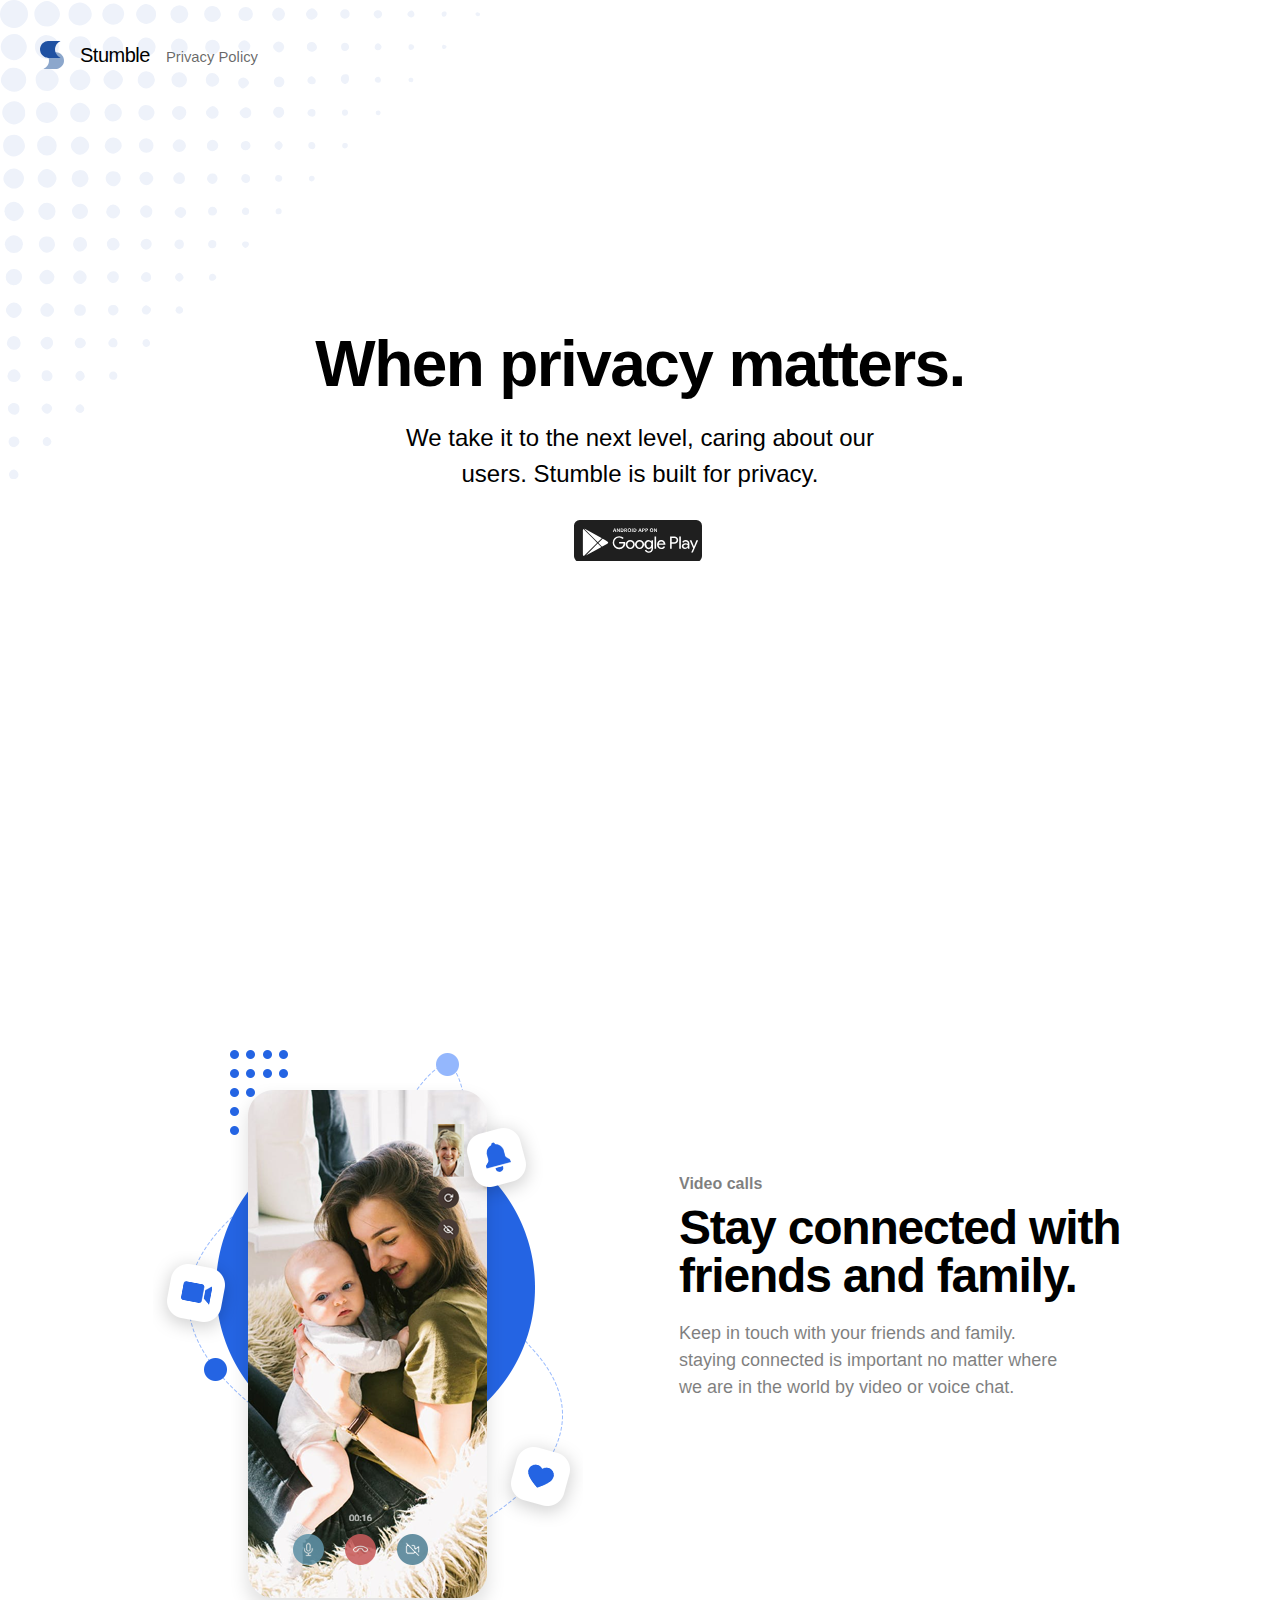
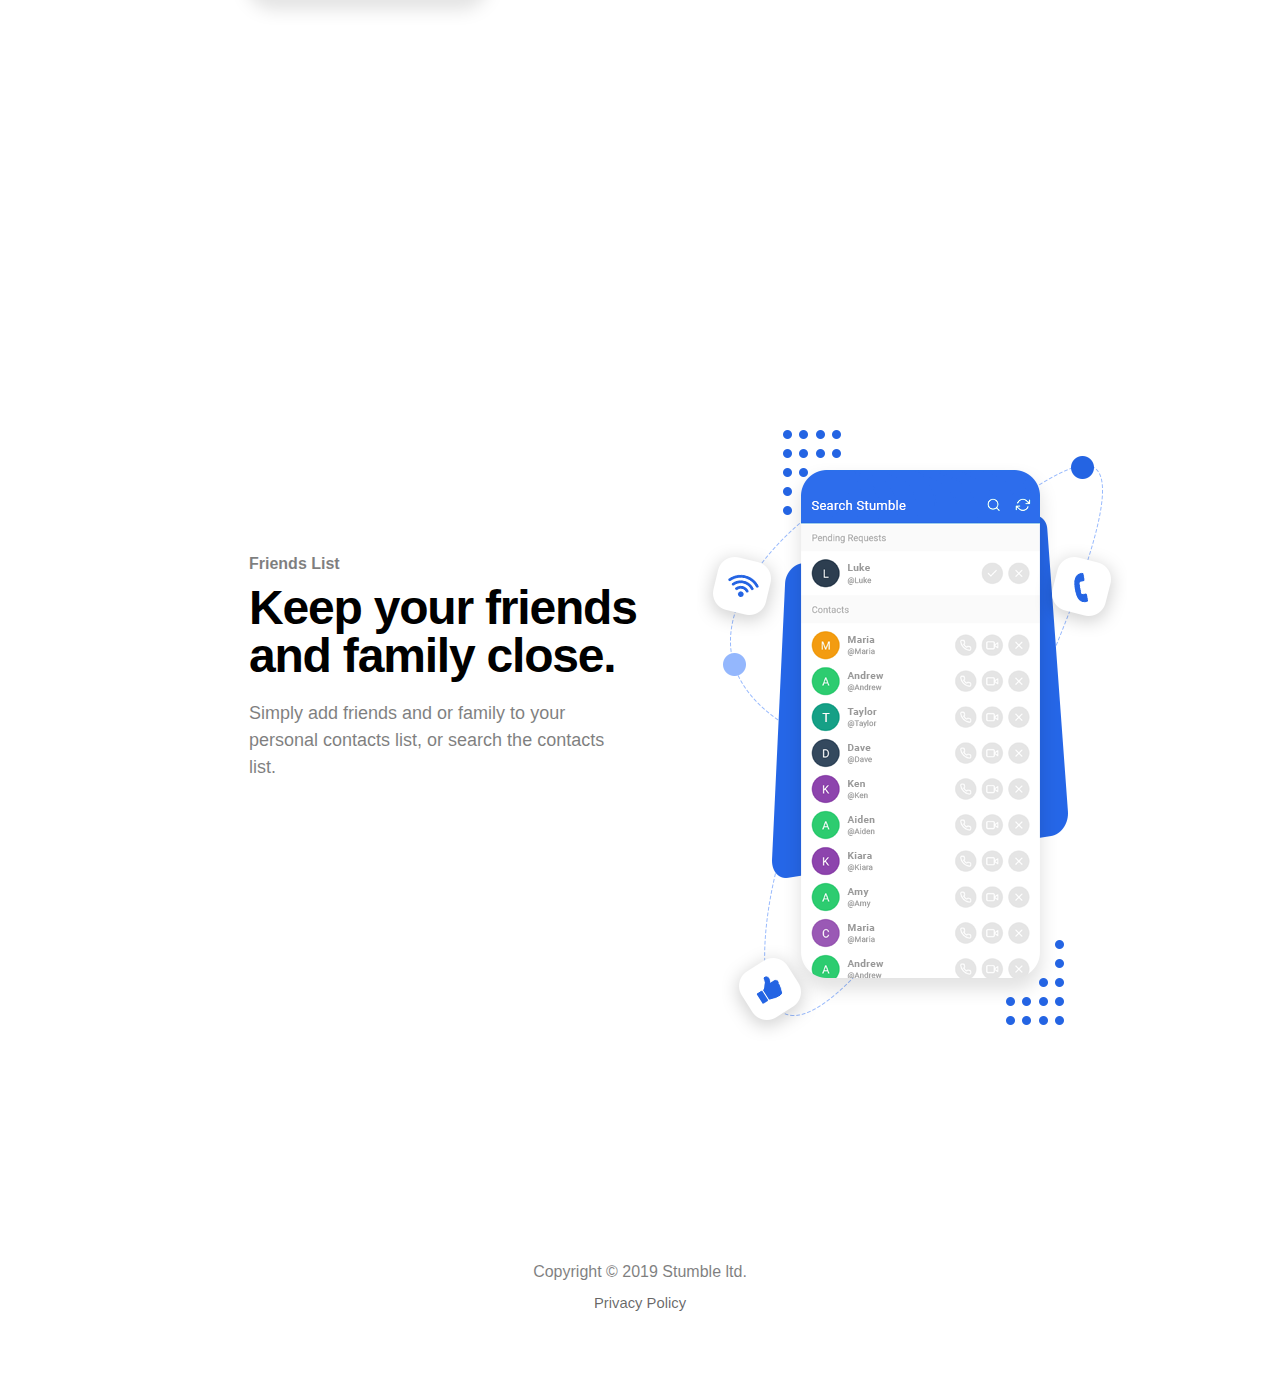
<file: index.html>
<!doctype html>
<html lang="en">
<head>
  <meta charset="utf-8">
  <meta name="viewport" content="width=device-width, initial-scale=1, shrink-to-fit=no">
  <link rel="icon" type="image/png" href="./favicon.ico">
  <link rel="stylesheet" href="./css/styles.css">
  <title>Stumble - Privacy focused messaging app</title>
</head>
<body class="font-sans">
  <svg style="z-index: -1; fill: #eef2fa;" class="absolute sm:w-65" id="Layer_1" data-name="Layer 1" xmlns="http://www.w3.org/2000/svg" viewBox="0 0 426.6 425.87"><title>dots(left)</title><path d="M582,278c-.31,0-.7-.1-.9,0-1.18.87-2,.51-2.8-.58a1.37,1.37,0,0,1,0-1.73c.89-1.26,1.86-.86,2.86-.15a6.23,6.23,0,0,0,.86.42Z" transform="translate(-155.35 -264.08)"/><path d="M180.16,276.49c.78,6.35-6.59,12.79-12.19,12.57-7.22-.28-12.69-5.42-12.62-12.58a12.68,12.68,0,0,1,12.5-12.4C174,264.07,180.7,269.58,180.16,276.49Z" transform="translate(-155.35 -264.08)"/><path d="M156,305.65c.05-6.06,5.66-11.22,12-11.38,6.59-.17,11.3,6.88,11.21,11.26-.13,6.2-6.12,12.3-11.71,12C161.28,317.19,156,311.69,156,305.65Z" transform="translate(-155.35 -264.08)"/><path d="M197.05,265c5.5,0,11.5,5.94,11.59,11.51.09,5.34-5.78,11.31-11.15,11.14-7-.22-11.19-4.44-11.64-11C185.47,271,191.47,265,197.05,265Z" transform="translate(-155.35 -264.08)"/><path d="M167.65,324.3c6-.05,11.07,4.84,11,10.51a10.83,10.83,0,0,1-10.53,10.87c-5.68.09-12.45-5.71-12-10.73.23-2.94,2-5.58,4-7.69A9.11,9.11,0,0,1,167.65,324.3Z" transform="translate(-155.35 -264.08)"/><path d="M197,295.3a10.94,10.94,0,0,1,10.68,10.35c.07,5.62-5.26,11.32-10.62,10.86-6.51-.56-10.68-5.14-10.72-10.87C186.32,300.16,191.78,295.09,197,295.3Z" transform="translate(-155.35 -264.08)"/><path d="M216.27,276.86a10.44,10.44,0,0,1,9.53-10.61c5.14-.36,10.9,4.4,11.1,10.27.2,5.64-5.93,10.51-11.09,10.22A9.9,9.9,0,0,1,216.27,276.86Z" transform="translate(-155.35 -264.08)"/><path d="M177.69,364.71c1,5-6,10.32-10.28,10-5-.34-10.25-5.61-10.1-10.56.21-6.54,6.31-10.28,10.82-10.1A10.18,10.18,0,0,1,177.69,364.71Z" transform="translate(-155.35 -264.08)"/><path d="M197,325.29c5.25,0,10.31,4.44,10.49,9.27.18,5.1-5,10.53-10.07,10.49-6.48-.05-10.27-4.77-10.39-10.33C186.89,329.5,191.31,325.34,197,325.29Z" transform="translate(-155.35 -264.08)"/><path d="M226.45,296.3c5.71,0,9.73,3.95,9.79,9.59,0,4.6-4.83,9.63-9.47,9.76-5.26.14-10.14-4.81-10.06-10.22A9.58,9.58,0,0,1,226.45,296.3Z" transform="translate(-155.35 -264.08)"/><path d="M167.56,403.16a9.54,9.54,0,0,1-9.43-10.07c.33-5.7,4.19-9.12,9.7-9.2s9.4,4.72,9.73,10C177.83,398.16,172.15,403.27,167.56,403.16Z" transform="translate(-155.35 -264.08)"/><path d="M256.07,267.19c5,0,9.67,4.55,9.66,9.37a10,10,0,0,1-9.62,9.51c-5.05,0-10.17-4.25-9.85-9.69A10,10,0,0,1,256.07,267.19Z" transform="translate(-155.35 -264.08)"/><path d="M197.16,354.89c4.91.14,9.57,4.83,9.58,9.64s-4.65,8.72-9.55,8.89a9.28,9.28,0,1,1,0-18.53Z" transform="translate(-155.35 -264.08)"/><path d="M235.69,335c0,4.76-4.31,9.33-9.11,9.24-5.52-.09-9.5-5.09-9.31-9.15.23-5,4.62-9.48,9.64-9.32C231.32,325.89,235.65,330.45,235.69,335Z" transform="translate(-155.35 -264.08)"/><path d="M264.74,305.9a8.51,8.51,0,0,1-9.13,8.78c-4.58-.13-9.07-4.51-9-8.81s4.94-9.49,9.29-9.36C260.5,296.64,265.59,301.59,264.74,305.9Z" transform="translate(-155.35 -264.08)"/><path d="M167.83,431.67c-4.81-.05-9.64-4.63-9.49-9,.17-4.7,4.92-9.11,9.62-8.93,4.47.17,8.77,4.36,8.72,8.5C176.61,427.52,172.65,431.73,167.83,431.67Z" transform="translate(-155.35 -264.08)"/><path d="M205.76,393.58a8.43,8.43,0,0,1-8.81,8.65,8.76,8.76,0,0,1-8.66-8.85,8.54,8.54,0,0,1,8.79-8.68A8.7,8.7,0,0,1,205.76,393.58Z" transform="translate(-155.35 -264.08)"/><path d="M285.56,285.35c-4.68-.12-9.23-4.38-9.25-8.68,0-4.12,4.87-9.33,9.06-9.07a9.23,9.23,0,0,1,8.7,9.23C294.15,282,290.11,284.91,285.56,285.35Z" transform="translate(-155.35 -264.08)"/><path d="M226.45,372.63c-4.83,0-8.73-3.63-8.7-8.13,0-4.69,4.44-9.29,8.76-9.16s9.43,5,8.85,9.14C234.71,369.05,231,373.58,226.45,372.63Z" transform="translate(-155.35 -264.08)"/><path d="M159.3,451.91a8.57,8.57,0,0,1,8.37-8.62c4.06,0,8.72,4.59,8.83,8.64.1,3.86-4.83,8.77-8.75,8.72A8.94,8.94,0,0,1,159.3,451.91Z" transform="translate(-155.35 -264.08)"/><path d="M247.31,335c0-4,4.82-8.77,8.79-8.69,3.67.08,8.53,4.9,8.53,8.46,0,4-4.71,8.86-8.64,8.88S247.32,339.05,247.31,335Z" transform="translate(-155.35 -264.08)"/><path d="M293.64,305.82a8.22,8.22,0,0,1-8.29,8.11c-4.85-.15-8.14-3.5-8.07-8.22.07-4.14,3.85-8.29,7.66-8.39C289.3,297.21,293.66,301.47,293.64,305.82Z" transform="translate(-155.35 -264.08)"/><path d="M197.53,430.94c-4.64,0-8.65-3.59-8.7-7.89s4.23-8.89,8.35-8.75c3.84.14,8.26,4.31,8.39,7.92C205.73,426.36,201.54,430.91,197.53,430.94Z" transform="translate(-155.35 -264.08)"/><path d="M226.56,385.3c4.11,0,8.18,4.31,8.08,8.52-.1,3.77-4.24,7.71-8.27,7.85-3.63.13-8-4.16-8.06-8C218.2,389.66,222.51,385.29,226.56,385.3Z" transform="translate(-155.35 -264.08)"/><path d="M315,268.73a8,8,0,0,1,7.66,7.64c.07,4.21-3.55,8.16-7.63,8.3a8.46,8.46,0,0,1-8.27-8.21A8.34,8.34,0,0,1,315,268.73Z" transform="translate(-155.35 -264.08)"/><path d="M167.75,489a8.33,8.33,0,0,1-8.14-7.73c-.22-3.67,4.12-8,8-8,4.12,0,8.17,3.95,8.13,7.84A8.31,8.31,0,0,1,167.75,489Z" transform="translate(-155.35 -264.08)"/><path d="M263.68,364.42a7.8,7.8,0,0,1-8,7.66c-4.45-.18-7.53-3.57-7.41-8.17.11-3.77,3.94-7.57,7.66-7.6S263.73,360.43,263.68,364.42Z" transform="translate(-155.35 -264.08)"/><path d="M197,444.31a7.49,7.49,0,0,1,7.7,7.8,7.63,7.63,0,0,1-7.57,7.52,8.23,8.23,0,0,1-7.81-7.94A7.67,7.67,0,0,1,197,444.31Z" transform="translate(-155.35 -264.08)"/><path d="M293,335c-.1,4-3.87,7.73-7.65,7.64-4.09-.09-7.92-3.79-7.56-7.73.41-4.53,3.52-7.68,7.66-7.6A8,8,0,0,1,293,335Z" transform="translate(-155.35 -264.08)"/><path d="M234,422.43c.13,3.76-3.59,7.83-7.31,8s-7.42-3.54-7.65-7.57a7.15,7.15,0,0,1,6.66-7.56C230.77,415,233.46,418.2,234,422.43Z" transform="translate(-155.35 -264.08)"/><path d="M322.16,306.16c0,3.86-3.25,6.93-7.5,7a7.61,7.61,0,0,1-7.36-7.2c0-3.9,3.32-7.54,7-7.66A7.77,7.77,0,0,1,322.16,306.16Z" transform="translate(-155.35 -264.08)"/><path d="M255.89,400.67c-3.52,0-7.57-3.88-7.49-7.13a7.48,7.48,0,0,1,7.9-7.2,7.63,7.63,0,0,1,7.23,7.36C263.5,396.91,259.34,400.7,255.89,400.67Z" transform="translate(-155.35 -264.08)"/><path d="M167.27,517.66a7.21,7.21,0,0,1,.46-14.41,7.09,7.09,0,0,1,7.29,7.11A7.58,7.58,0,0,1,167.27,517.66Z" transform="translate(-155.35 -264.08)"/><path d="M344.19,283.69a7.18,7.18,0,1,1,0-14.35c3.89.13,6.85,2.78,7.45,7.25C352.05,279.86,347.93,283.63,344.19,283.69Z" transform="translate(-155.35 -264.08)"/><path d="M197,474.26c3.38-.55,7.1,2.37,7.21,7.11.08,3.68-3.8,7.39-7.31,7.28s-7.21-4.12-7-7.77C190.07,477.43,192.73,473.71,197,474.26Z" transform="translate(-155.35 -264.08)"/><path d="M285.5,371.27a6.92,6.92,0,0,1-7.16-6.59c0-4,2.77-7.26,6.41-7.38,4.1-.15,7.8,2.92,7.94,6.57S289.25,371.15,285.5,371.27Z" transform="translate(-155.35 -264.08)"/><path d="M226.2,458.63a6.82,6.82,0,0,1-6.88-6.86c.12-3.68,3.8-6.69,7.93-6.5,3.35.16,6.55,3.68,6.34,7A6.94,6.94,0,0,1,226.2,458.63Z" transform="translate(-155.35 -264.08)"/><path d="M314.57,328.35a6.8,6.8,0,0,1,7,6.72,6.92,6.92,0,1,1-13.84-.29A6.65,6.65,0,0,1,314.57,328.35Z" transform="translate(-155.35 -264.08)"/><path d="M167.58,532.94c3.4,0,7,3.19,7.09,6.23.08,3.63-3.65,7.54-7.14,7.46-2.91-.07-6.78-3.8-6.92-6.67C160.45,536.79,164.28,532.93,167.58,532.94Z" transform="translate(-155.35 -264.08)"/><path d="M262.64,422.44c.08,3.62-3.35,7.28-6.75,7.21s-6.48-3.31-6.59-6.86c-.11-3.77,2.6-6.49,6.52-6.57S262.55,418.64,262.64,422.44Z" transform="translate(-155.35 -264.08)"/><path d="M337.69,305.8a6.31,6.31,0,0,1,6-6.45,6.45,6.45,0,0,1,7,6.59c.08,3.28-3.28,6.74-6.52,6.71S337.73,309.22,337.69,305.8Z" transform="translate(-155.35 -264.08)"/><path d="M203.74,510.12a6.79,6.79,0,0,1-6.48,6.65c-3.15.07-6.62-2.88-6.88-5.86-.28-3.19,3.45-7.06,6.85-7.09C200.06,503.8,203.64,507.25,203.74,510.12Z" transform="translate(-155.35 -264.08)"/><path d="M291.75,393.48a6.17,6.17,0,0,1-6.12,6.44,6.48,6.48,0,1,1,0-12.94A6.47,6.47,0,0,1,291.75,393.48Z" transform="translate(-155.35 -264.08)"/><path d="M373.74,282.69c-4.33.05-6.47-2-6.46-6.28a6.28,6.28,0,0,1,6.37-6.11,6.2,6.2,0,1,1,.09,12.39Z" transform="translate(-155.35 -264.08)"/><path d="M220.3,480.65a6.23,6.23,0,1,1,12.4,1.11c-.2,3.09-3.68,6.08-6.88,5.89C223,487.48,220.14,483.91,220.3,480.65Z" transform="translate(-155.35 -264.08)"/><path d="M314.81,358.28a5.85,5.85,0,0,1,6.15,5.81,6.64,6.64,0,0,1-6.15,6.57c-3.16,0-6.5-3.16-6.57-6.28S311.41,358.24,314.81,358.28Z" transform="translate(-155.35 -264.08)"/><path d="M173.69,568.86a5.89,5.89,0,0,1-6.18,6.13c-3,0-6.14-3.13-6.09-6a6.49,6.49,0,0,1,6-6.24A6.26,6.26,0,0,1,173.69,568.86Z" transform="translate(-155.35 -264.08)"/><path d="M256.13,458.18c-2.91.07-6.23-2.9-6.42-5.75a6.8,6.8,0,0,1,6-6.66c2.79-.11,6.26,3,6.39,5.74C262.28,454.73,259.24,458.11,256.13,458.18Z" transform="translate(-155.35 -264.08)"/><path d="M197.34,545.63a5.71,5.71,0,0,1-6.11-5.75c0-2.89,3.14-6.47,5.74-6.47s6.43,3.74,6.45,6.09C203.46,542.4,200.37,545.51,197.34,545.63Z" transform="translate(-155.35 -264.08)"/><path d="M285.26,428.65a6.67,6.67,0,0,1-6-6.15c0-3.26,3.16-5.91,6.73-5.67,2.64.18,5.67,3.44,5.62,6.05S288.11,428.73,285.26,428.65Z" transform="translate(-155.35 -264.08)"/><path d="M344.21,341.09a5.7,5.7,0,0,1-5.92-5.83c-.06-3.51,2.28-6.24,5.45-6.36s6.55,3.06,6.49,6.18A6.51,6.51,0,0,1,344.21,341.09Z" transform="translate(-155.35 -264.08)"/><path d="M226.75,516.5c-2.69.15-6.24-3.15-6.41-6-.15-2.61,3.35-6.21,6-6.21s5.72,2.78,6,5.66S229.62,516.33,226.75,516.5Z" transform="translate(-155.35 -264.08)"/><path d="M408.65,276.36a6.16,6.16,0,0,1-5.26,6.17c-2.78.24-6.15-3-6.11-5.85a6.08,6.08,0,0,1,5.52-5.83A5.94,5.94,0,0,1,408.65,276.36Z" transform="translate(-155.35 -264.08)"/><path d="M167.33,603.66a6,6,0,0,1-5.41-5.48,6.13,6.13,0,0,1,6.18-5.86c2.66.16,5.65,3.48,5.47,6.09C173.37,601.29,170.46,603.74,167.33,603.66Z" transform="translate(-155.35 -264.08)"/><path d="M255.76,486.66a5.53,5.53,0,0,1-5.43-5.71,5.87,5.87,0,0,1,5.76-5.58c2.62.07,5.57,3.24,5.55,6S258.77,486.75,255.76,486.66Z" transform="translate(-155.35 -264.08)"/><path d="M314.62,399.23a6.16,6.16,0,0,1-5.85-5.69c0-2.57,3.22-5.82,5.8-5.81a6,6,0,0,1,6,5.46C320.78,396.23,317.92,399.12,314.62,399.23Z" transform="translate(-155.35 -264.08)"/><path d="M338.37,364.32c-.12-2.36,3.22-5.8,5.75-5.92,2.38-.12,5.35,2.75,5.53,5.35a5.45,5.45,0,0,1-5.21,5.93C341.67,369.71,338.5,366.92,338.37,364.32Z" transform="translate(-155.35 -264.08)"/><path d="M202.56,568.76c0,3-2.72,5.9-5.45,5.85s-5.78-3.3-5.76-5.89,3.34-5.45,6.09-5.45A5.52,5.52,0,0,1,202.56,568.76Z" transform="translate(-155.35 -264.08)"/><path d="M290.7,452.08c0,3.1-2.31,5.59-5.07,5.55a6.11,6.11,0,0,1-5.79-5.64c0-2.59,2.75-5.66,5.29-5.58C287.88,446.49,291.28,449.2,290.7,452.08Z" transform="translate(-155.35 -264.08)"/><path d="M226.54,544.76c-3.41,0-5.15-1.69-5.24-5.1a5.19,5.19,0,1,1,10.38-.17A4.83,4.83,0,0,1,226.54,544.76Z" transform="translate(-155.35 -264.08)"/><path d="M172.64,627.26c.05,3.29-1.6,5.25-4.52,5.4a5.88,5.88,0,0,1-5.78-5.61c0-2.49,2.64-4.8,5.37-4.77A4.67,4.67,0,0,1,172.64,627.26Z" transform="translate(-155.35 -264.08)"/><path d="M314.81,427.69c-2.72.06-5.34-2.16-5.47-4.64s2.75-5.67,5.11-5.81a5.25,5.25,0,0,1,5.24,5.39A4.71,4.71,0,0,1,314.81,427.69Z" transform="translate(-155.35 -264.08)"/><path d="M261,510.05a5.3,5.3,0,0,1-5,5.59c-2.37,0-5.51-3.14-5.49-5.47s2.79-4.87,5.35-4.95A4.84,4.84,0,0,1,261,510.05Z" transform="translate(-155.35 -264.08)"/><path d="M344.22,388.31c2.57.08,5.18,2.62,5.11,5a5.38,5.38,0,0,1-5.37,5.25,4.75,4.75,0,0,1-4.67-5.18A5.07,5.07,0,0,1,344.22,388.31Z" transform="translate(-155.35 -264.08)"/><path d="M437.62,276.61c0,2.38-2.68,4.93-5.24,5.05s-5.08-2.48-5.07-5.06c0-2.2,2.89-5.06,5.24-5.19C434.69,271.29,437.64,274.31,437.62,276.61Z" transform="translate(-155.35 -264.08)"/><path d="M372.65,299.75c2.11,0,5.13,2.86,5.25,5.05a5.65,5.65,0,0,1-5,5.73c-2.19.07-5.62-3.12-5.77-5.37S370.16,299.79,372.65,299.75Z" transform="translate(-155.35 -264.08)"/><path d="M315.69,448.12c2.84-.19,5.67,2.6,5.1,5.41-.39,1.92-3.47,4.38-4.4,4.3a7.74,7.74,0,0,1-2.35-.7c-2.32-1-3.77-3-3.45-4.79S313.73,448.26,315.69,448.12Z" transform="translate(-155.35 -264.08)"/><path d="M373.16,369.13c-2.34-.23-5.11-3.41-4.76-5.45s3.86-4.6,6-4.32a4.92,4.92,0,0,1-1.24,9.77Z" transform="translate(-155.35 -264.08)"/><path d="M192.29,598.05c.09-3.26,1.71-4.88,4.88-4.85,2.32,0,4.91,2.78,4.87,5.19a5.07,5.07,0,0,1-4.88,4.62A4.68,4.68,0,0,1,192.29,598.05Z" transform="translate(-155.35 -264.08)"/><path d="M290.21,481a5.17,5.17,0,0,1-5.09,5c-2.13,0-4.79-2.72-4.81-4.88a5.18,5.18,0,0,1,5.17-4.9A4.86,4.86,0,0,1,290.21,481Z" transform="translate(-155.35 -264.08)"/><path d="M226.45,573.64a4.72,4.72,0,0,1-4.72-4.73,4.62,4.62,0,0,1,4.78-4.66c2.45,0,5,2.23,5.15,4.49C231.82,571.17,229.18,573.66,226.45,573.64Z" transform="translate(-155.35 -264.08)"/><path d="M260.66,539.86c0,2.33-2.58,4.76-4.84,4.63a4.89,4.89,0,0,1-4.5-4.94c.14-2.83,1.85-4.37,4.81-4.32A4.32,4.32,0,0,1,260.66,539.86Z" transform="translate(-155.35 -264.08)"/><path d="M348.66,422.76c-.08,2.61-2.38,5-4.67,4.83-2.47-.18-4.82-2.68-4.67-5a4.64,4.64,0,0,1,5.11-4.31A4.11,4.11,0,0,1,348.66,422.76Z" transform="translate(-155.35 -264.08)"/><path d="M172.59,656.68c0,2-2.67,4.76-4.75,4.84a5.32,5.32,0,0,1-4.9-4.66,4.82,4.82,0,0,1,4.48-4.94A5,5,0,0,1,172.59,656.68Z" transform="translate(-155.35 -264.08)"/><path d="M403.26,359a5,5,0,0,1,4.67,4.79c-.08,2.73-2.57,5.23-5.05,5.05-2.3-.16-5-3.3-4.81-5.51A5.26,5.26,0,0,1,403.26,359Z" transform="translate(-155.35 -264.08)"/><path d="M403.34,341.67a4.7,4.7,0,0,1-4.61-4.79,4.69,4.69,0,1,1,9.37.11A4.81,4.81,0,0,1,403.34,341.67Z" transform="translate(-155.35 -264.08)"/><path d="M403,301a5,5,0,0,1,4.93,4.54c0,2.42-2.23,5-4.5,5.16-2,.12-5.31-3-5.37-5.1S400.67,301,403,301Z" transform="translate(-155.35 -264.08)"/><path d="M367,337.54a4.51,4.51,0,0,1,4.59-4.68c2,0,5.06,2.73,5.18,4.64.11,1.67-3.59,5.27-5.35,5.2C369.42,342.62,367,339.77,367,337.54Z" transform="translate(-155.35 -264.08)"/><path d="M201.67,627c0,2.17-2.68,5-4.63,4.9-2.27-.14-4.78-2.76-4.7-4.89.09-2,2.66-4.3,4.68-4.25C199.29,622.85,201.66,625,201.67,627Z" transform="translate(-155.35 -264.08)"/><path d="M289.67,510.62a4,4,0,0,1-4.52,4.07c-2.08-.08-4.49-2.07-4.59-3.79-.11-2,2.66-5.12,4.6-5.16A4.77,4.77,0,0,1,289.67,510.62Z" transform="translate(-155.35 -264.08)"/><path d="M428.06,305.72c0-2.91,1.72-4.46,4.78-4.4,2.17,0,4.41,2.76,4.22,5.14-.14,1.82-2.41,3.57-4.69,3.62A4.17,4.17,0,0,1,428.06,305.72Z" transform="translate(-155.35 -264.08)"/><path d="M222.35,598.21c.06-2.3,2.13-4.64,4.19-4.73s4.27,2.77,4.15,5.36c-.07,1.35-2.54,3.66-4,3.75C224.79,602.7,222.3,600.18,222.35,598.21Z" transform="translate(-155.35 -264.08)"/><path d="M167.79,690a4.32,4.32,0,0,1-4.47-3.75c-.14-2.16,2.08-4.84,4.05-4.89s4.4,2.32,4.4,4.47A4,4,0,0,1,167.79,690Z" transform="translate(-155.35 -264.08)"/><path d="M373.59,389.3a4.3,4.3,0,0,1,4.42,4.22,4.35,4.35,0,0,1-8.7-.36C369.32,391.13,371.23,389.41,373.59,389.3Z" transform="translate(-155.35 -264.08)"/><path d="M318.77,480.8a4.64,4.64,0,0,1-4,4.8c-1.82.1-4.24-2-4.43-3.91a4.89,4.89,0,0,1,4.13-4.76A4.24,4.24,0,0,1,318.77,480.8Z" transform="translate(-155.35 -264.08)"/><path d="M466.1,276.28a4.09,4.09,0,0,1-4.24,4.4,4.39,4.39,0,0,1-4.17-4.05,4.2,4.2,0,0,1,4.28-4.34A4.08,4.08,0,0,1,466.1,276.28Z" transform="translate(-155.35 -264.08)"/><path d="M259.81,569.05c0,2.52-1.42,3.83-4,3.72-2.32-.1-4.32-2-4.17-3.93.13-1.72,2.51-4.23,4.16-4.38C257.82,564.26,259.81,566.51,259.81,569.05Z" transform="translate(-155.35 -264.08)"/><path d="M465.52,334.22c0,2.58-1.84,4.6-4,4.42-1.78-.14-3.27-2.08-3.28-4.24,0-2.74,1.59-4.41,4.18-4.38S465.56,331,465.52,334.22Z" transform="translate(-155.35 -264.08)"/><path d="M285,535.43c1.32-.12,4.37,2.11,4.58,3.35.31,1.84-1.69,4.59-3.47,4.76a4.26,4.26,0,0,1-4.74-3.41C281.15,538.43,283.35,535.57,285,535.43Z" transform="translate(-155.35 -264.08)"/><path d="M340.26,451.88a3.88,3.88,0,0,1,4-4,4.28,4.28,0,0,1,4,3.73,3.88,3.88,0,0,1-4,4.07C341.59,455.74,340.29,454.48,340.26,451.88Z" transform="translate(-155.35 -264.08)"/><path d="M377.64,423.13a4,4,0,0,1-4.07,3.52c-1.84-.17-3.86-2.25-3.82-4a4.14,4.14,0,0,1,3.86-3.83A4.36,4.36,0,0,1,377.64,423.13Z" transform="translate(-155.35 -264.08)"/><path d="M197.39,660.6a4.19,4.19,0,0,1-4.08-4.07c0-1.9,1.82-4,3.54-4.14s4.14,2.36,4.2,4.18A4.52,4.52,0,0,1,197.39,660.6Z" transform="translate(-155.35 -264.08)"/><path d="M259.64,597.91a3.45,3.45,0,0,1-3.56,3.76,3.4,3.4,0,0,1-3.74-3.57,3.53,3.53,0,0,1,3.56-3.81A3.62,3.62,0,0,1,259.64,597.91Z" transform="translate(-155.35 -264.08)"/><path d="M343.84,484.66a3.5,3.5,0,0,1-3.54-3.87,4,4,0,0,1,4.16-3.37,3.51,3.51,0,0,1,3.17,3.7C347.53,483.51,346.18,484.78,343.84,484.66Z" transform="translate(-155.35 -264.08)"/><path d="M495,276.71a4.71,4.71,0,0,1-3.89,3.82c-1.39.06-3.73-2.47-3.7-4a3.51,3.51,0,0,1,3.91-3.38C493.67,273.22,495.07,274.59,495,276.71Z" transform="translate(-155.35 -264.08)"/><path d="M318.51,510.56c0,1.55-2.52,4.05-3.93,3.92a4.91,4.91,0,0,1-3.69-4.17c.05-1.58,2.35-3.87,3.91-3.91C316.17,506.36,318.52,509,318.51,510.56Z" transform="translate(-155.35 -264.08)"/><path d="M230.27,627.36a3.83,3.83,0,0,1-3.89,3.71c-1.67-.06-3.84-1.83-4-3.26-.15-1.72,2.24-4.32,4.08-4.43C228,623.28,230.22,625.65,230.27,627.36Z" transform="translate(-155.35 -264.08)"/><path d="M458.49,305.6a3.51,3.51,0,0,1,3.08-3.57,4.19,4.19,0,0,1,4.05,3.62,3.75,3.75,0,0,1-3.76,3.8C459.72,309.43,458.48,308,458.49,305.6Z" transform="translate(-155.35 -264.08)"/><path d="M435.72,364.88c-.27,2.19-1.49,3.09-3.83,2.8-2.06-.25-3.63-2-3.3-3.6a4.18,4.18,0,0,1,4.45-3.14C435.14,361.2,436,362.48,435.72,364.88Z" transform="translate(-155.35 -264.08)"/><path d="M406.58,393.18c0,1.75-2,4.23-3.44,4.24s-3.83-2.34-3.83-3.94c0-1.44,2.46-4,3.83-4S406.58,391.85,406.58,393.18Z" transform="translate(-155.35 -264.08)"/><path d="M436,335.74a3.22,3.22,0,0,1-3.12,3.2c-2.11.16-4.31-1.4-4.31-3.05a3.77,3.77,0,0,1,3.53-4C433.61,331.82,435.88,334.07,436,335.74Z" transform="translate(-155.35 -264.08)"/><path d="M288.73,568.75a3.84,3.84,0,0,1-3.21,3.78c-1.49.15-3.35-1.69-3.51-3.47a3.86,3.86,0,0,1,3.23-3.73C286.83,565.2,288.67,567,288.73,568.75Z" transform="translate(-155.35 -264.08)"/><path d="M373.55,448.43a3.55,3.55,0,0,1,3.26,3.71,3.16,3.16,0,0,1-3.27,3.05,3.2,3.2,0,0,1-3.23-3.6C370.48,450,372.15,448.35,373.55,448.43Z" transform="translate(-155.35 -264.08)"/><path d="M347.61,510.69c-.17,1.52-2.42,3.21-3.95,2.88a2.8,2.8,0,0,1-2.5-3.08,3.15,3.15,0,0,1,3.49-3.16C346.18,507.58,347.76,509.37,347.61,510.69Z" transform="translate(-155.35 -264.08)"/><path d="M314.36,536.33c1.65-.13,3.71,1.61,3.75,3.17a3.41,3.41,0,0,1-3,3.34,3.55,3.55,0,0,1-3.71-3.09A3.71,3.71,0,0,1,314.36,536.33Z" transform="translate(-155.35 -264.08)"/><path d="M435.64,393.61a3,3,0,0,1-3.15,3,3.3,3.3,0,0,1-3.14-3.19,3.07,3.07,0,0,1,2.72-3.06C433.84,390,435.53,391.64,435.64,393.61Z" transform="translate(-155.35 -264.08)"/><path d="M406.19,423a3.19,3.19,0,0,1-6.33-.69,3.07,3.07,0,0,1,3.45-2.72A3.28,3.28,0,0,1,406.19,423Z" transform="translate(-155.35 -264.08)"/><path d="M521.18,279.61c-1.7.1-3.67-1.35-3.76-2.66-.1-1.47,1.82-3.47,3.44-3.59,1.41-.1,2.72,1.51,2.82,3.36S522.54,279.21,521.18,279.61Z" transform="translate(-155.35 -264.08)"/><path d="M491.09,302.53c1.31-.1,3.36,1.75,3.39,3.05a3.45,3.45,0,0,1-3.26,3.11c-1.8.07-2.92-.91-2.91-2.56S489.65,302.64,491.09,302.53Z" transform="translate(-155.35 -264.08)"/><path d="M461.9,361.33c1.81,0,2.66.94,2.75,2.74.09,2-1.12,2.64-2.72,2.85s-2.65-1-2.67-2.78S460.16,361.31,461.9,361.33Z" transform="translate(-155.35 -264.08)"/><path d="M402.87,454.53c-1.79.27-2.45-.69-2.56-2.21-.15-2,.87-3,2.87-3.05a2.1,2.1,0,0,1,2.47,2.31C405.74,453.65,405,454.47,402.87,454.53Z" transform="translate(-155.35 -264.08)"/><path d="M376.64,481.2c-.08,1.4-2,3.28-3.22,3.22-1.07-.06-3.2-2.42-3-3.51.32-1.79,1.71-2.24,3.3-2.22C375.66,478.71,376.74,479.66,376.64,481.2Z" transform="translate(-155.35 -264.08)"/><path d="M493.93,335.32a2.4,2.4,0,0,1-2.34,2.3c-1.43.17-3.19-1.25-3.22-2.49s1.63-2.77,3-2.79S493.77,333.47,493.93,335.32Z" transform="translate(-155.35 -264.08)"/><path d="M435.06,422.6c-.05,1.48-1.6,3-2.87,2.74a2.67,2.67,0,0,1-2.25-2.84c.07-1.52.93-2.27,2.59-2.27S434.83,421.15,435.06,422.6Z" transform="translate(-155.35 -264.08)"/><path d="M523.55,306.15a3.26,3.26,0,0,1-3.39,2.27c-1.51-.4-1.81-1.44-1.72-3s.94-2,2.18-2C522.2,303.39,523.71,304.92,523.55,306.15Z" transform="translate(-155.35 -264.08)"/><path d="M461.62,396.06a2.68,2.68,0,0,1-2.13-2.88,2.16,2.16,0,0,1,2.47-1.9,2.31,2.31,0,0,1,2.5,2.48C464.44,395.39,462.85,395.62,461.62,396.06Z" transform="translate(-155.35 -264.08)"/><path d="M550,278.88a2,2,0,0,1-2.12-2,2.14,2.14,0,0,1,2.37-2.52c1,0,2.1.3,2.09,1.58S552.11,278.68,550,278.88Z" transform="translate(-155.35 -264.08)"/><path d="M491.37,366.54c-1.24-.3-2.11-.88-2.08-2.29s.93-2,2.21-2a2.27,2.27,0,0,1,2,2.75A1.91,1.91,0,0,1,491.37,366.54Z" transform="translate(-155.35 -264.08)"/><path d="M522.64,335.4a1.72,1.72,0,0,1-2.07,1.62,2.14,2.14,0,0,1-2.13-2.28c.07-1.25,1.13-1.64,2.12-1.61A2,2,0,0,1,522.64,335.4Z" transform="translate(-155.35 -264.08)"/><path d="M552.28,305.81c-.59,1-1.3,2-2.63,1.75s-1.48-1.19-1.39-2.22c.11-1.25.9-1.67,2-1.28C551.17,304.35,552.27,304.49,552.28,305.81Z" transform="translate(-155.35 -264.08)"/></svg>
  <header>
    <nav class="relative sm:absolute sm: p-10">
      <div class="flex items-center ">
        <svg class="w-6" xmlns="http://www.w3.org/2000/svg" viewBox="0 0 630.79 738.78"><defs><style>.cls-10{fill:#8ca7cc;}.cls-10,.cls-2,.cls-3{fill-rule:evenodd;}.cls-2{fill:none;}.cls-3{fill:#1f51a2;}</style></defs><title>logo</title><g id="Layer_2" data-name="Layer 2"><path class="cls-10" d="M640.16,1027c19.94-.41,45-5.5,67.2-14.64,46.18-19.07,83.3-50.44,108.55-90.47,13.08-20.73,21.23-44.88,28.43-71.5,10.14-37.46,3.32-89.84-8.61-118.9-4.94-12-7.44-23.16-13.79-33.6-29.8-49-67.7-81.52-124.06-104.25-25.64-10.34-49.32-11.2-99.08-11.2H375.66c-18.44,0-41.9-.83-57.73.86-2.9.86-4.47,5.07-2.26,9.8C316.69,595.28,336,604,336,604s26,16.06,37.9,25C404.3,651.71,426.7,690,442,728c4.26,10.6,4.73,21,7.75,32.74,3.54,13.83,4.31,29.76,4.31,47.39V822c-3.19,14.23-2.64,29-6.89,42.22-14.51,45-34.93,82.35-66.34,110.28a219,219,0,0,1-43.08,30.15c-6.48,3.39-20.7,8.79-22.4,12.93-2.9,4.45-.43,9.2,4.31,9.47Z" transform="translate(-218.48 -288.22)"/></g><g id="Layer_1" data-name="Layer 1"><path class="cls-2" d="M97.5,1027" transform="translate(-218.48 -288.22)"/><path class="cls-3" d="M427.59,288.22c-19.94.42-45,5.5-67.2,14.65-46.18,19.06-83.3,50.43-108.56,90.46-13.07,20.73-21.22,44.89-28.43,71.51-10.13,37.45-3.31,89.84,8.62,118.89,4.93,12,7.44,23.17,13.78,33.61,29.81,49,67.71,81.51,124.07,104.24,25.64,10.34,49.31,11.2,99.08,11.2H692.09c18.44,0,41.89.84,57.72-.86,2.91-.86,4.47-5.06,2.27-9.8-1-2.17-20.36-10.88-20.36-10.88s-26-16.06-37.91-25c-30.36-22.74-52.77-61.07-68.06-99.08-4.26-10.59-4.73-20.95-7.75-32.74-3.55-13.83-4.31-29.76-4.31-47.38V493.27c3.19-14.23,2.63-29,6.89-42.21,14.5-45,34.93-82.36,66.34-110.28A219.48,219.48,0,0,1,730,310.62c6.48-3.38,20.7-8.78,22.4-12.92,2.89-4.46.43-9.21-4.31-9.48Z" transform="translate(-218.48 -288.22)"/></g></svg>
        <h1 class="tracking-tight text-xl ml-4">Stumble</h1>
        <div class="text-sm lg:flex-grow">
          <a href="privacy-policy.html" class="inline-block mt-1 ml-4 text-teal-lighter hover:text-black mr-4">Privacy Policy</a>
        </div>
      </div>
    </nav>
    <div class="flex items-center h-screen">
      <div class="container mx-auto px-8 sm:px-0">
        <h1 class="leading-none tracking-tight text-center font-black text-6xl">When privacy matters.</h1>
        <p class="text-center text-2xl pt-6 mx-auto max-w-lg">We take it to the next level, caring about our users. Stumble is built for privacy.</p>
        <div class="text-center pt-6">
          <a href="https://play.google.com/store/apps/details?id=com.stumble" class="inline-block mt-1 ml-3 text-teal-lighter hover:text-black mr-4">
            <svg  class="w-32 ps" id="Layer_1 svg" data-name="Layer 1" xmlns="http://www.w3.org/2000/svg" viewBox="0 0 168.91 55.25"><defs><style>.cls-1{fill:#1f1f1f;}</style></defs><title>playstore</title><path id="playstore" d="M199.66,85.54a1.08,1.08,0,0,0-.88.47,1.85,1.85,0,0,0-.36,1.17,1.8,1.8,0,0,0,.38,1.2,1.15,1.15,0,0,0,.93.46,1.07,1.07,0,0,0,.88-.46,1.85,1.85,0,0,0,.36-1.17,1.81,1.81,0,0,0-.38-1.21A1.17,1.17,0,0,0,199.66,85.54Z" transform="translate(-126.62 -73.79)"/><path class="cls-1" d="M206.52,85.57l-.42,0c0,.47,0,1,0,1.48s0,1.13,0,1.68a2.49,2.49,0,0,0,.46,0,1.35,1.35,0,0,0,1.13-.47,1.83,1.83,0,0,0,.37-1.16,1.7,1.7,0,0,0-.4-1.15A1.48,1.48,0,0,0,206.52,85.57Z" transform="translate(-126.62 -73.79)"/><path class="cls-1" d="M218.14,85.52a2.62,2.62,0,0,0-.54.06c0,.44,0,1,0,1.52h.21c.86,0,1.29-.27,1.29-.82S218.81,85.52,218.14,85.52Z" transform="translate(-126.62 -73.79)"/><path class="cls-1" d="M213.62,85.51a19.34,19.34,0,0,1-.63,2h1.29a20.05,20.05,0,0,1-.6-2Z" transform="translate(-126.62 -73.79)"/><path class="cls-1" d="M180.11,85.51a19.34,19.34,0,0,1-.63,2h1.29a20.05,20.05,0,0,1-.6-2Z" transform="translate(-126.62 -73.79)"/><path class="cls-1" d="M194.63,85.53a2.65,2.65,0,0,0-.59,0c0,.36,0,.84,0,1.43h.33c.75,0,1.13-.26,1.13-.79S195.23,85.53,194.63,85.53Z" transform="translate(-126.62 -73.79)"/><path class="cls-1" d="M189.55,85.57l-.42,0c0,.47,0,1,0,1.48s0,1.13,0,1.68a2.4,2.4,0,0,0,.46,0,1.35,1.35,0,0,0,1.13-.47,1.83,1.83,0,0,0,.37-1.16,1.7,1.7,0,0,0-.4-1.15A1.5,1.5,0,0,0,189.55,85.57Z" transform="translate(-126.62 -73.79)"/><path class="cls-1" d="M229,85.54a1.08,1.08,0,0,0-.88.47,2,2,0,0,0,0,2.37,1.15,1.15,0,0,0,.93.46,1.07,1.07,0,0,0,.88-.46,1.85,1.85,0,0,0,.36-1.17,1.81,1.81,0,0,0-.38-1.21A1.17,1.17,0,0,0,229,85.54Z" transform="translate(-126.62 -73.79)"/><path class="cls-1" d="M222.39,85.52a2.53,2.53,0,0,0-.53.06c0,.44,0,1,0,1.52h.2c.87,0,1.3-.27,1.3-.82S223.06,85.52,222.39,85.52Z" transform="translate(-126.62 -73.79)"/><path class="cls-1" d="M213.14,102.16a3.51,3.51,0,0,0-2.58,1.11,4.54,4.54,0,0,0,0,5.9,3.55,3.55,0,0,0,5.16,0,4.54,4.54,0,0,0,0-5.9A3.47,3.47,0,0,0,213.14,102.16Z" transform="translate(-126.62 -73.79)"/><path class="cls-1" d="M200.88,102.16a3.47,3.47,0,0,0-2.58,1.11,4.54,4.54,0,0,0,0,5.9,3.55,3.55,0,0,0,5.16,0,4.54,4.54,0,0,0,0-5.9A3.51,3.51,0,0,0,200.88,102.16Z" transform="translate(-126.62 -73.79)"/><path class="cls-1" d="M259.08,97.44h-3.53v5.73h3.53a2.73,2.73,0,0,0,2.13-.89,2.89,2.89,0,0,0,.81-2,2.86,2.86,0,0,0-.81-2A2.7,2.7,0,0,0,259.08,97.44Z" transform="translate(-126.62 -73.79)"/><path class="cls-1" d="M271.87,106.93a2,2,0,0,0-.78,1.56,1.51,1.51,0,0,0,.71,1.31,2.86,2.86,0,0,0,1.63.48,3.43,3.43,0,0,0,2.37-1,3,3,0,0,0,1.07-2.3,4.16,4.16,0,0,0-2.68-.73A3.51,3.51,0,0,0,271.87,106.93Z" transform="translate(-126.62 -73.79)"/><path class="cls-1" d="M241.71,102.16a3,3,0,0,0-2,.74,3.66,3.66,0,0,0-1.18,2H245a3,3,0,0,0-.89-1.84A3.15,3.15,0,0,0,241.71,102.16Z" transform="translate(-126.62 -73.79)"/><path class="cls-1" d="M225.32,102.16a3.38,3.38,0,0,0-2.53,1.11,4.67,4.67,0,0,0,0,5.9,3.45,3.45,0,0,0,5.06,0,4.73,4.73,0,0,0,0-5.92A3.38,3.38,0,0,0,225.32,102.16Z" transform="translate(-126.62 -73.79)"/><path class="cls-1" d="M288.06,73.79h-154a7.46,7.46,0,0,0-7.46,7.46v40.32a7.47,7.47,0,0,0,7.46,7.47h154a7.48,7.48,0,0,0,7.47-7.47V81.25A7.47,7.47,0,0,0,288.06,73.79ZM220.94,84.88h1.77a2.06,2.06,0,0,1,1.14.3,1,1,0,0,1,.46.93,1.39,1.39,0,0,1-.63,1.25,2.76,2.76,0,0,1-1.54.4h-.24c0,.44,0,1,0,1.76h-1c0-.69.05-1.49.05-2.42S221,85.5,220.94,84.88Zm-8.69,2.35a18.53,18.53,0,0,0,.83-2.35h1.34a20.12,20.12,0,0,0,.75,2.31,20.12,20.12,0,0,1,.75,2.31h-1.13a7.32,7.32,0,0,0-.33-1.33h-1.64a6.94,6.94,0,0,0-.33,1.33h-1.07C211.42,89.4,211.7,88.65,212.25,87.23Zm-7.05-2.35h1.47a2.36,2.36,0,0,1,1.85.64A2.16,2.16,0,0,1,209.1,87a2.58,2.58,0,0,1-.65,1.76,2.25,2.25,0,0,1-1.8.75c-.35,0-.84,0-1.45,0,0-.72,0-1.52,0-2.42S205.23,85.49,205.2,84.88Zm-2.25,0h1c0,.59-.05,1.33-.05,2.2s0,1.7.05,2.42h-1c0-.74.05-1.54.05-2.42S203,85.48,203,84.88Zm-4.85.61a2.18,2.18,0,0,1,1.65-.72,2.08,2.08,0,0,1,1.57.66A2.31,2.31,0,0,1,202,87.1a2.57,2.57,0,0,1-.66,1.81,2.17,2.17,0,0,1-1.65.71,2.07,2.07,0,0,1-1.57-.65,2.33,2.33,0,0,1-.63-1.68A2.56,2.56,0,0,1,198.1,85.49Zm-9.88-.61h1.47a2.37,2.37,0,0,1,1.86.64,2.21,2.21,0,0,1,.58,1.53,2.62,2.62,0,0,1-.65,1.76,2.25,2.25,0,0,1-1.81.75c-.35,0-.83,0-1.45,0,0-.72.05-1.52.05-2.42S188.26,85.49,188.22,84.88Zm-5,0h1a6.77,6.77,0,0,0,.88,1.5,8.84,8.84,0,0,1,1.07,1.89h0c0-.53-.08-1-.08-1.42,0-.64,0-1.3-.05-2H187c0,.58,0,1.32,0,2.2s0,1.7,0,2.42h-.87a8.83,8.83,0,0,0-1-1.54A8.33,8.33,0,0,1,184,86h-.06a12.11,12.11,0,0,1,.09,1.4c0,.59,0,1.3.05,2.14h-.87c0-.74,0-1.54,0-2.42S183.21,85.48,183.18,84.88Zm-4.44,2.35a18.53,18.53,0,0,0,.83-2.35h1.34a20.12,20.12,0,0,0,.75,2.31,20.12,20.12,0,0,1,.75,2.31h-1.13a7.32,7.32,0,0,0-.33-1.33h-1.64A6.94,6.94,0,0,0,179,89.5h-1.07C177.91,89.4,178.19,88.65,178.74,87.23Zm-37.41-1.64,21.55,12.07c.33.18.32.28.06.53-1.6,1.58-3.19,3.18-4.79,4.77-.17.17-.27.27-.5,0L140.49,85.53l-.18-.22A1.89,1.89,0,0,1,141.33,85.59Zm-2.21,35.48a2.14,2.14,0,0,1-.83-1.82v-9.31c0-2.2,0-4.39,0-6.59h0c0-5.24,0-10.48,0-15.73a2.37,2.37,0,0,1,.58-1.71c.18-.19.31-.24.52,0q5.3,5.4,10.6,10.78,3.44,3.49,6.88,7c.22.23.24.34,0,.58Q148.44,112.61,140,121A.58.58,0,0,1,139.12,121.07Zm23.13-11.39q-10,5.49-20.06,11c-.11.06-.22.16-.27.19q7.82-7.89,15.62-15.81c.33-.33.48-.28.77,0,1.32,1.37,2.66,2.73,4,4.08C162.55,109.41,162.57,109.5,162.25,109.68Zm8.72-4.87a10.27,10.27,0,0,1-1,.61l-6.07,3.35a.45.45,0,0,1-.66-.08q-2.16-2.23-4.34-4.42c-.22-.22-.22-.33,0-.55q2.53-2.5,5.06-5a.41.41,0,0,1,.59-.09c2,1.14,4,2.25,6,3.38a1.83,1.83,0,0,1,1.13,1.53A1.62,1.62,0,0,1,171,104.81Zm21.22,5a7.94,7.94,0,0,1-6,2.43,8.57,8.57,0,1,1,0-17.14,8.6,8.6,0,0,1,3.37.68,6.71,6.71,0,0,1,2.57,1.84L190.65,99a5.52,5.52,0,0,0-4.49-2,6.56,6.56,0,1,0,4.59,11.28,5.14,5.14,0,0,0,1.37-3.32h-6v-2h8a7.71,7.71,0,0,1,.11,1.24A7.39,7.39,0,0,1,192.19,109.77Zm1.89-22.11c0,.6,0,1.22,0,1.84h-1c0-.72,0-1.52,0-2.42s0-1.59,0-2.2h1.68c1.09,0,1.63.37,1.63,1.11a1.25,1.25,0,0,1-.93,1.23v.06a1.09,1.09,0,0,1,.63.55,13,13,0,0,1,.73,1.69h-1.05a7.44,7.44,0,0,0-.63-1.55.83.83,0,0,0-.71-.3ZM205,110.5a5.92,5.92,0,0,1-8.3,0,6.42,6.42,0,0,1,0-8.55,5.89,5.89,0,0,1,8.3,0,6.45,6.45,0,0,1,0,8.55Zm12.26,0a5.92,5.92,0,0,1-8.3,0,6.45,6.45,0,0,1,0-8.55,5.89,5.89,0,0,1,8.3,0,6.42,6.42,0,0,1,0,8.55Zm.6-22.76h-.24c0,.44,0,1,0,1.76h-1c0-.69.05-1.49.05-2.42s0-1.58-.05-2.2h1.77a2,2,0,0,1,1.13.3,1,1,0,0,1,.47.93,1.39,1.39,0,0,1-.63,1.25A2.78,2.78,0,0,1,217.89,87.74Zm13,23.52a5.6,5.6,0,0,1-1.67,4.39,5.92,5.92,0,0,1-4.08,1.51,5.13,5.13,0,0,1-3.26-1,6,6,0,0,1-1.81-2.28l1.92-.8a3.15,3.15,0,0,0,1.19,1.53,3.27,3.27,0,0,0,2,.62,3.6,3.6,0,0,0,2.73-1,3.91,3.91,0,0,0,1-2.83v-1.08h-.09a4.28,4.28,0,0,1-1.56,1.37,4.62,4.62,0,0,1-2.27.55,4.94,4.94,0,0,1-3.76-1.72,6.53,6.53,0,0,1,0-8.52,4.94,4.94,0,0,1,3.76-1.72,4.62,4.62,0,0,1,2.27.55,4.28,4.28,0,0,1,1.56,1.37h.09V100.6h2Zm-.31-22.35a2.14,2.14,0,0,1-1.65.71,2.06,2.06,0,0,1-1.56-.65,2.34,2.34,0,0,1-.64-1.68,2.57,2.57,0,0,1,.67-1.8,2.18,2.18,0,0,1,1.65-.72,2.08,2.08,0,0,1,1.57.66,2.31,2.31,0,0,1,.63,1.67A2.53,2.53,0,0,1,230.6,88.91ZM235,111.84H232.9V95.42H235Zm1.07-22.34h-.88a8.37,8.37,0,0,0-1-1.54,8.9,8.9,0,0,1-1.17-2H233a12.11,12.11,0,0,1,.09,1.4c0,.59,0,1.3.05,2.14h-.88c0-.74.06-1.54.06-2.42s0-1.6-.06-2.2h1.06a7,7,0,0,0,.87,1.5,8.84,8.84,0,0,1,1.07,1.89h.06a12.72,12.72,0,0,1-.09-1.42c0-.64,0-1.3-.05-2h.89c0,.58-.05,1.32-.05,2.2S236.05,88.78,236.08,89.5Zm11.15,17.11h-8.87a3.81,3.81,0,0,0,1.13,2.68,3.44,3.44,0,0,0,2.44,1,3,3,0,0,0,3.08-1.93l1.88.78a5.08,5.08,0,0,1-1.81,2.19,5.29,5.29,0,0,1-3.1.88,5.41,5.41,0,0,1-4.14-1.69,6,6,0,0,1-1.59-4.29A6.17,6.17,0,0,1,237.8,102a5,5,0,0,1,3.95-1.76,5.16,5.16,0,0,1,4,1.63,6.15,6.15,0,0,1,1.5,4.35Zm15.42-2.81a5.17,5.17,0,0,1-3.61,1.39h-3.49v6.65h-2.11V95.42H259a5.22,5.22,0,0,1,3.61,1.39,4.78,4.78,0,0,1,0,7Zm5,8h-2.11V95.42h2.11Zm11.23,0h-2v-1.56h-.09a4.14,4.14,0,0,1-3.69,1.92,4.42,4.42,0,0,1-3-1,3.65,3.65,0,0,1,.21-5.6,5.75,5.75,0,0,1,3.51-1,6,6,0,0,1,3.05.69v-.32a2.49,2.49,0,0,0-.85-2,3,3,0,0,0-2.08-.75,3.28,3.28,0,0,0-1.67.44,2.31,2.31,0,0,0-1,1.19l-1.92-.82a4.33,4.33,0,0,1,1.53-1.87,4.9,4.9,0,0,1,3-.86,5.2,5.2,0,0,1,3.58,1.26,4.51,4.51,0,0,1,1.42,3.55Zm4.58,5H281.3l2.61-5.66-4.63-10.53h2.29l3.35,8.07h0l3.26-8.07h2.29Z" transform="translate(-126.62 -73.79)"/></svg>
          </a>
        </div>
      </div>
    </div>
  </header>
  <sections class="">
    <div class="mb-20 mt-20 justify-center items-center sm:flex sm:mt-0 md:h-screen">
      <img class="mb-2 sm:mb-0" src="./img/phone-calling.png" alt="">
      <div class="max-w-md px-8 sm:px-0 md:max-w-xs lg:pb-32 lg:max-w-md lg:ml-24">
        <p class="mb-2 font-bold opacity-50">Video calls</p>
        <h1 class="leading-none tracking-tight font-black text-5xl">Stay connected with friends and family.</h1>
        <p class="mt-5 opacity-50 text-lg lg:max-w-sm">Keep in touch with your friends and family. staying connected is important no matter where we are in the world by video or voice chat.</p>
      </div>
    </div>
  </sections>
  <sections>
    <div class="mb-20 mt-20 justify-center items-center sm:flex sm:mt-0 md:h-screen">
      <img class="mb-2 sm:mb-0 sm:hidden" src="./img/phone-friends.png" alt="">
      <div class="max-w-md px-8 sm:px-0 md:max-w-xs lg:pb-32 lg:max-w-md lg:ml-24">
        <p class="mb-2 font-bold opacity-50">Friends List</p>
        <h1 class="leading-none tracking-tight font-black text-5xl">Keep your friends and family close.</h1>
        <p class="mt-5 opacity-50 text-lg lg:max-w-sm">Simply add friends and or family to your personal contacts list, or search the contacts list.</p>
      </div>
      <img class="hidden sm:block"src="./img/phone-friends.png" alt="">
    </div>
  </sections>
  <footer>
    <div>
      <p class="mt-20 opacity-50 text-md text-center">Copyright © 2019 Stumble ltd.</p>
      <p class="mt-2 mb-20 text-sm text-center">
        <a href="privacy-policy.html" class="mt-2 mb-20 text-sm text-center hover:text-black">Privacy Policy</a>
      </p>
    </div>
  </footer>
</body>
</html>
</file>
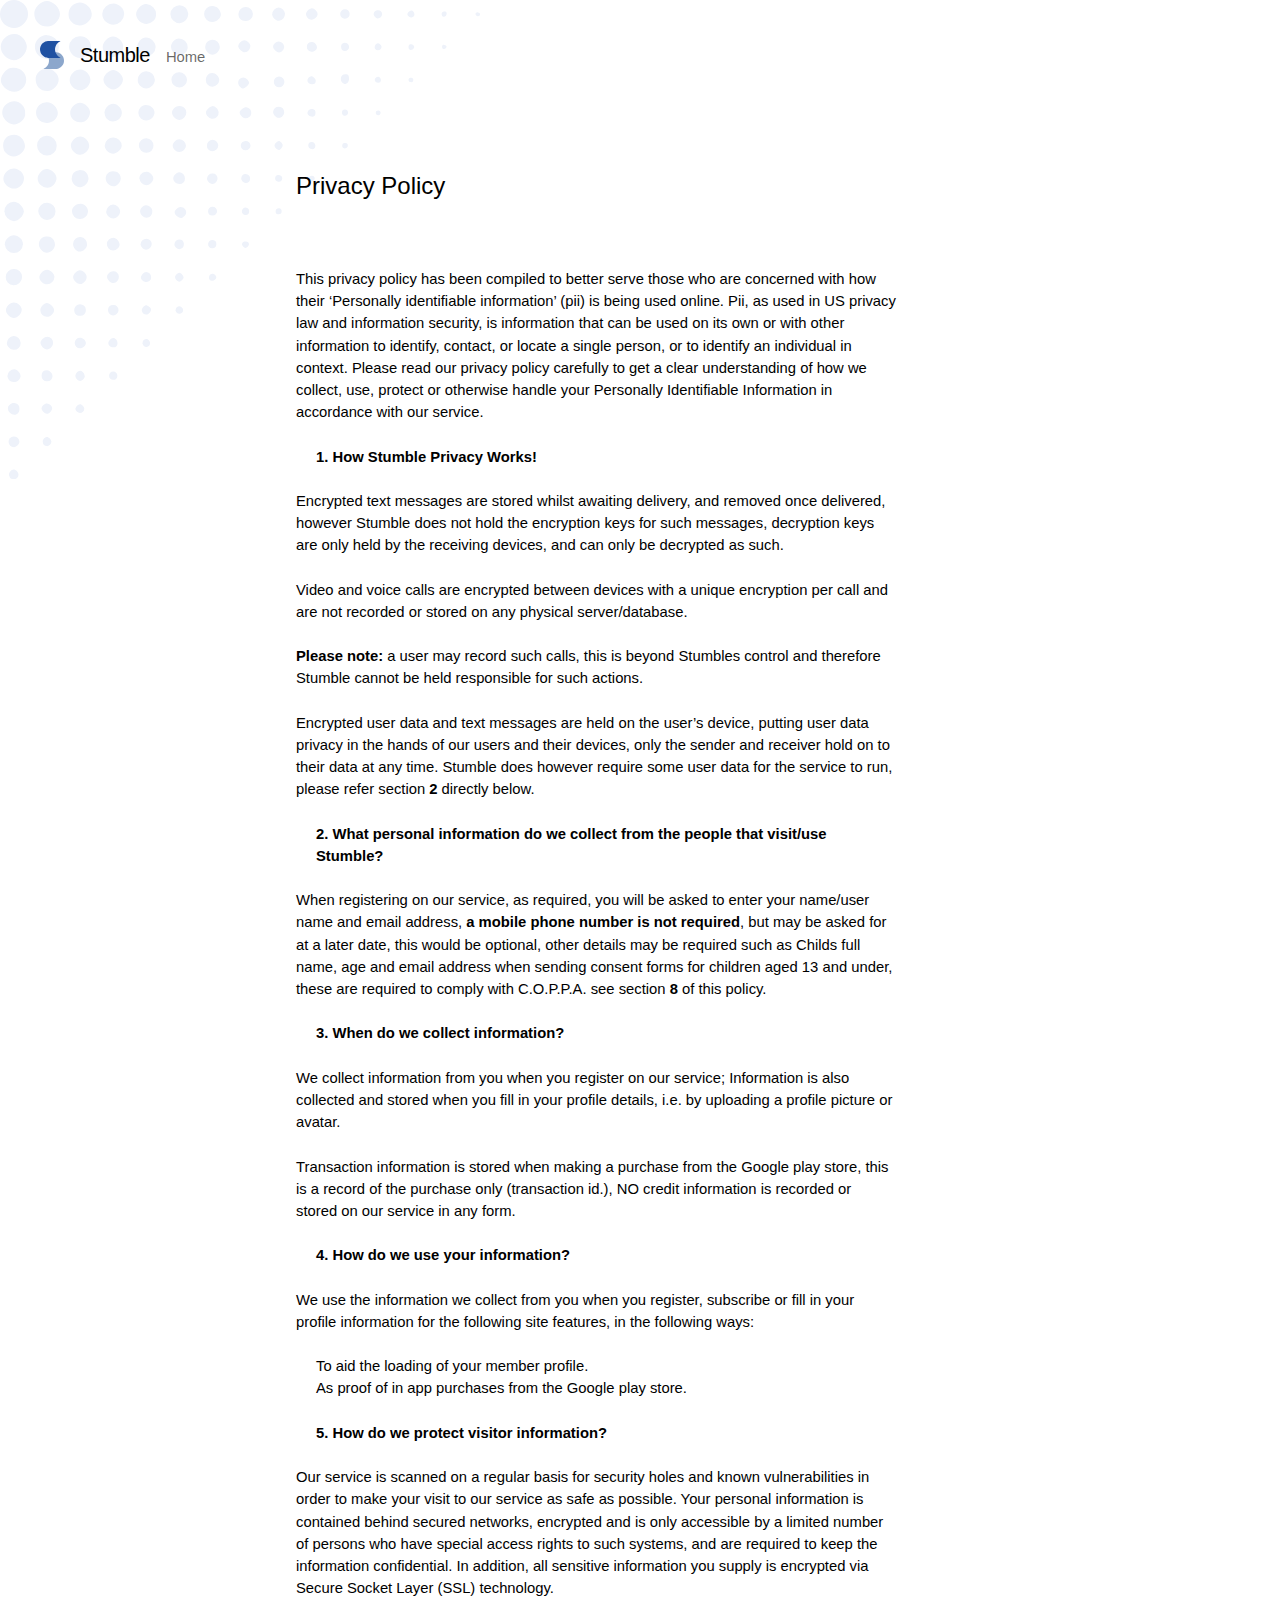
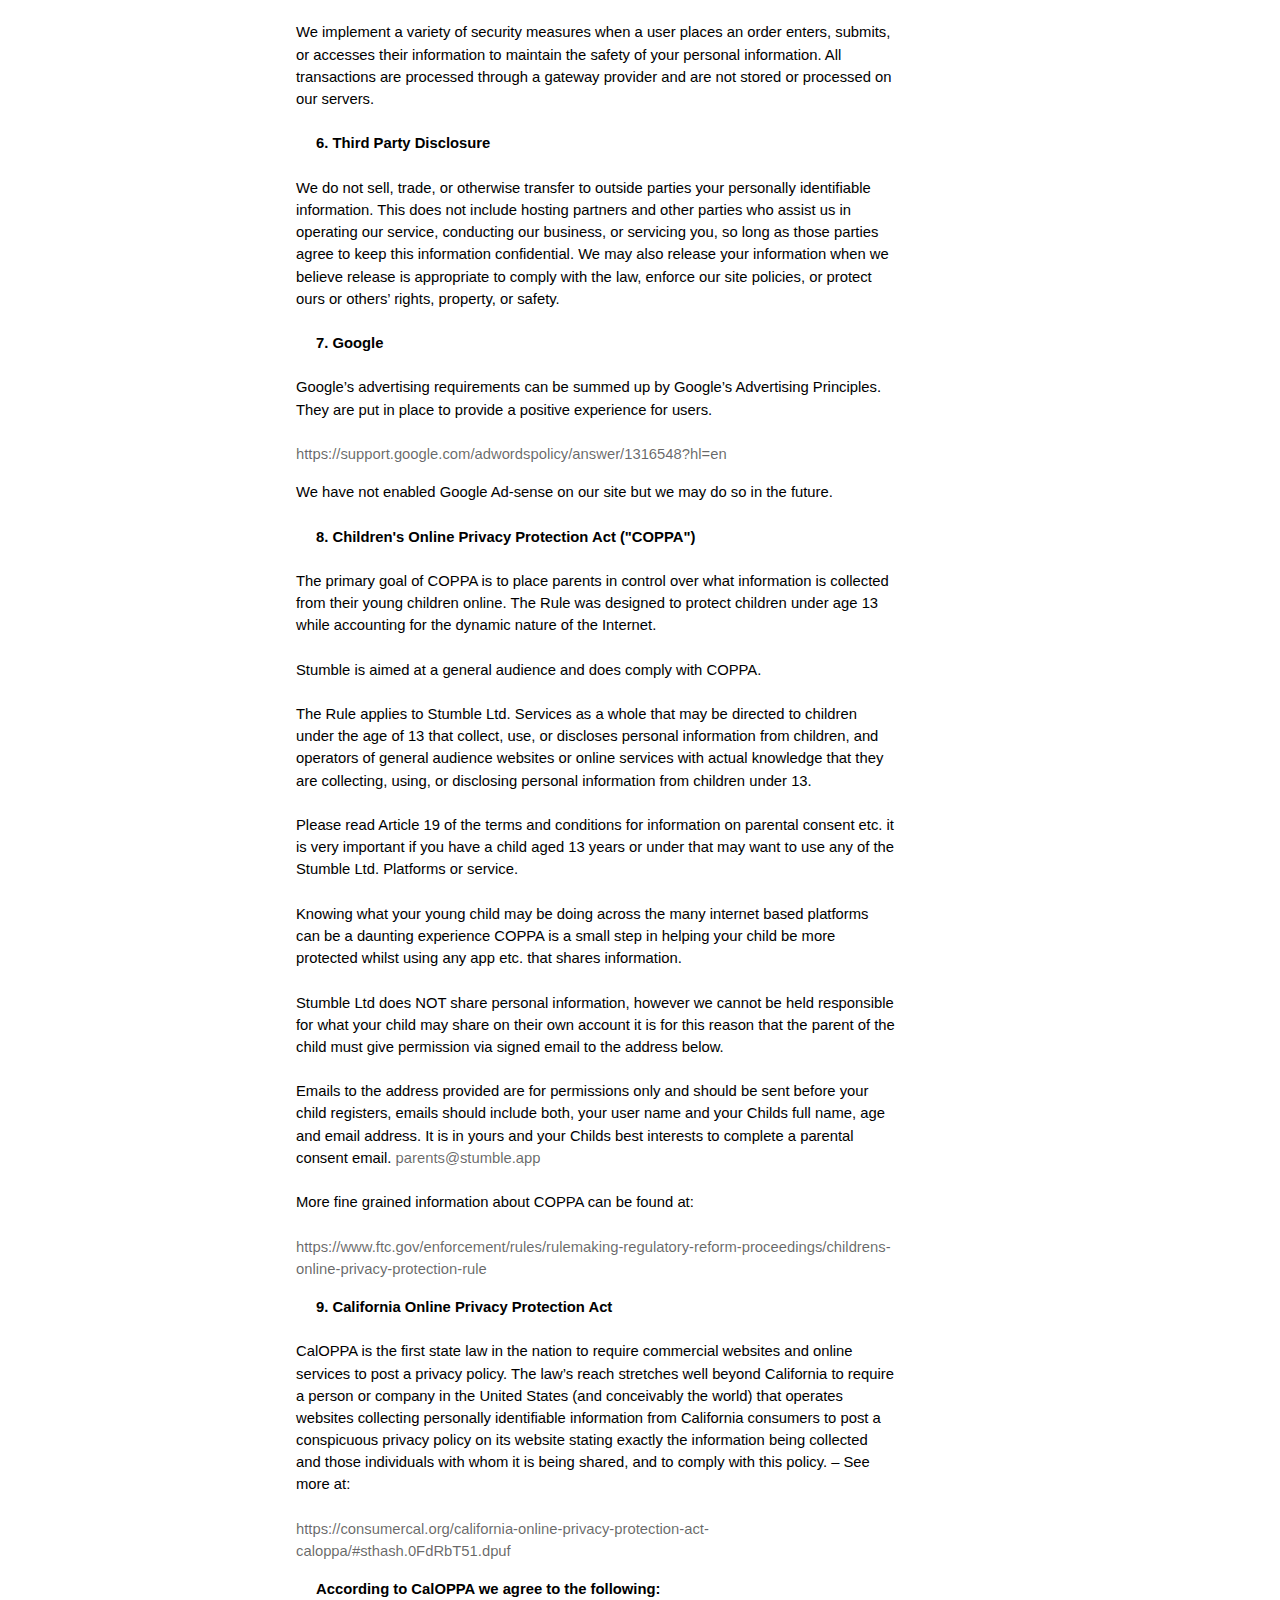
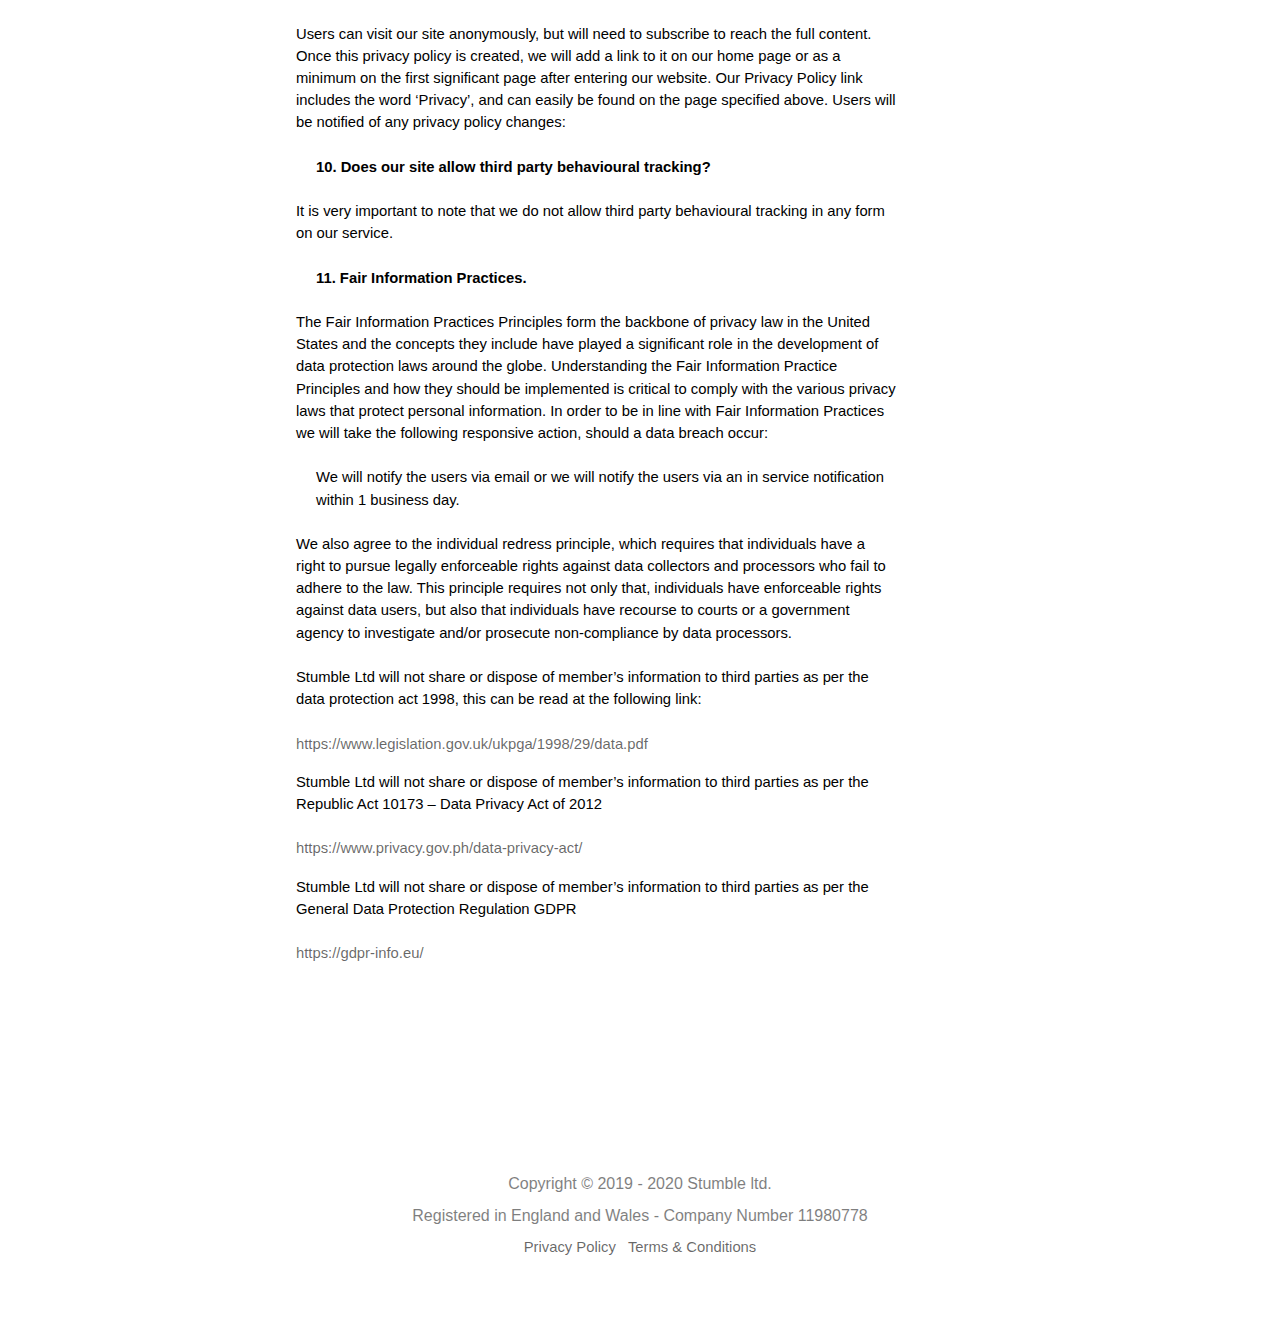
<file: privacy-policy.html>
<!doctype html>
<html lang="en">
<head>
    <meta charset="utf-8">
    <meta name="viewport" content="width=device-width, initial-scale=1, shrink-to-fit=no">
    <link rel="icon" type="image/png" href="./favicon.ico">
    <link rel="stylesheet" href="./css/styles.css">
    <title>Stumble - Privacy Policy</title>
</head>
<body class="font-sans">
<svg style="z-index: -1; fill: #eef2fa;" class="absolute sm:w-65" id="Layer_1" data-name="Layer 1" xmlns="http://www.w3.org/2000/svg" viewBox="0 0 426.6 425.87"><title>dots(left)</title><path d="M582,278c-.31,0-.7-.1-.9,0-1.18.87-2,.51-2.8-.58a1.37,1.37,0,0,1,0-1.73c.89-1.26,1.86-.86,2.86-.15a6.23,6.23,0,0,0,.86.42Z" transform="translate(-155.35 -264.08)"/><path d="M180.16,276.49c.78,6.35-6.59,12.79-12.19,12.57-7.22-.28-12.69-5.42-12.62-12.58a12.68,12.68,0,0,1,12.5-12.4C174,264.07,180.7,269.58,180.16,276.49Z" transform="translate(-155.35 -264.08)"/><path d="M156,305.65c.05-6.06,5.66-11.22,12-11.38,6.59-.17,11.3,6.88,11.21,11.26-.13,6.2-6.12,12.3-11.71,12C161.28,317.19,156,311.69,156,305.65Z" transform="translate(-155.35 -264.08)"/><path d="M197.05,265c5.5,0,11.5,5.94,11.59,11.51.09,5.34-5.78,11.31-11.15,11.14-7-.22-11.19-4.44-11.64-11C185.47,271,191.47,265,197.05,265Z" transform="translate(-155.35 -264.08)"/><path d="M167.65,324.3c6-.05,11.07,4.84,11,10.51a10.83,10.83,0,0,1-10.53,10.87c-5.68.09-12.45-5.71-12-10.73.23-2.94,2-5.58,4-7.69A9.11,9.11,0,0,1,167.65,324.3Z" transform="translate(-155.35 -264.08)"/><path d="M197,295.3a10.94,10.94,0,0,1,10.68,10.35c.07,5.62-5.26,11.32-10.62,10.86-6.51-.56-10.68-5.14-10.72-10.87C186.32,300.16,191.78,295.09,197,295.3Z" transform="translate(-155.35 -264.08)"/><path d="M216.27,276.86a10.44,10.44,0,0,1,9.53-10.61c5.14-.36,10.9,4.4,11.1,10.27.2,5.64-5.93,10.51-11.09,10.22A9.9,9.9,0,0,1,216.27,276.86Z" transform="translate(-155.35 -264.08)"/><path d="M177.69,364.71c1,5-6,10.32-10.28,10-5-.34-10.25-5.61-10.1-10.56.21-6.54,6.31-10.28,10.82-10.1A10.18,10.18,0,0,1,177.69,364.71Z" transform="translate(-155.35 -264.08)"/><path d="M197,325.29c5.25,0,10.31,4.44,10.49,9.27.18,5.1-5,10.53-10.07,10.49-6.48-.05-10.27-4.77-10.39-10.33C186.89,329.5,191.31,325.34,197,325.29Z" transform="translate(-155.35 -264.08)"/><path d="M226.45,296.3c5.71,0,9.73,3.95,9.79,9.59,0,4.6-4.83,9.63-9.47,9.76-5.26.14-10.14-4.81-10.06-10.22A9.58,9.58,0,0,1,226.45,296.3Z" transform="translate(-155.35 -264.08)"/><path d="M167.56,403.16a9.54,9.54,0,0,1-9.43-10.07c.33-5.7,4.19-9.12,9.7-9.2s9.4,4.72,9.73,10C177.83,398.16,172.15,403.27,167.56,403.16Z" transform="translate(-155.35 -264.08)"/><path d="M256.07,267.19c5,0,9.67,4.55,9.66,9.37a10,10,0,0,1-9.62,9.51c-5.05,0-10.17-4.25-9.85-9.69A10,10,0,0,1,256.07,267.19Z" transform="translate(-155.35 -264.08)"/><path d="M197.16,354.89c4.91.14,9.57,4.83,9.58,9.64s-4.65,8.72-9.55,8.89a9.28,9.28,0,1,1,0-18.53Z" transform="translate(-155.35 -264.08)"/><path d="M235.69,335c0,4.76-4.31,9.33-9.11,9.24-5.52-.09-9.5-5.09-9.31-9.15.23-5,4.62-9.48,9.64-9.32C231.32,325.89,235.65,330.45,235.69,335Z" transform="translate(-155.35 -264.08)"/><path d="M264.74,305.9a8.51,8.51,0,0,1-9.13,8.78c-4.58-.13-9.07-4.51-9-8.81s4.94-9.49,9.29-9.36C260.5,296.64,265.59,301.59,264.74,305.9Z" transform="translate(-155.35 -264.08)"/><path d="M167.83,431.67c-4.81-.05-9.64-4.63-9.49-9,.17-4.7,4.92-9.11,9.62-8.93,4.47.17,8.77,4.36,8.72,8.5C176.61,427.52,172.65,431.73,167.83,431.67Z" transform="translate(-155.35 -264.08)"/><path d="M205.76,393.58a8.43,8.43,0,0,1-8.81,8.65,8.76,8.76,0,0,1-8.66-8.85,8.54,8.54,0,0,1,8.79-8.68A8.7,8.7,0,0,1,205.76,393.58Z" transform="translate(-155.35 -264.08)"/><path d="M285.56,285.35c-4.68-.12-9.23-4.38-9.25-8.68,0-4.12,4.87-9.33,9.06-9.07a9.23,9.23,0,0,1,8.7,9.23C294.15,282,290.11,284.91,285.56,285.35Z" transform="translate(-155.35 -264.08)"/><path d="M226.45,372.63c-4.83,0-8.73-3.63-8.7-8.13,0-4.69,4.44-9.29,8.76-9.16s9.43,5,8.85,9.14C234.71,369.05,231,373.58,226.45,372.63Z" transform="translate(-155.35 -264.08)"/><path d="M159.3,451.91a8.57,8.57,0,0,1,8.37-8.62c4.06,0,8.72,4.59,8.83,8.64.1,3.86-4.83,8.77-8.75,8.72A8.94,8.94,0,0,1,159.3,451.91Z" transform="translate(-155.35 -264.08)"/><path d="M247.31,335c0-4,4.82-8.77,8.79-8.69,3.67.08,8.53,4.9,8.53,8.46,0,4-4.71,8.86-8.64,8.88S247.32,339.05,247.31,335Z" transform="translate(-155.35 -264.08)"/><path d="M293.64,305.82a8.22,8.22,0,0,1-8.29,8.11c-4.85-.15-8.14-3.5-8.07-8.22.07-4.14,3.85-8.29,7.66-8.39C289.3,297.21,293.66,301.47,293.64,305.82Z" transform="translate(-155.35 -264.08)"/><path d="M197.53,430.94c-4.64,0-8.65-3.59-8.7-7.89s4.23-8.89,8.35-8.75c3.84.14,8.26,4.31,8.39,7.92C205.73,426.36,201.54,430.91,197.53,430.94Z" transform="translate(-155.35 -264.08)"/><path d="M226.56,385.3c4.11,0,8.18,4.31,8.08,8.52-.1,3.77-4.24,7.71-8.27,7.85-3.63.13-8-4.16-8.06-8C218.2,389.66,222.51,385.29,226.56,385.3Z" transform="translate(-155.35 -264.08)"/><path d="M315,268.73a8,8,0,0,1,7.66,7.64c.07,4.21-3.55,8.16-7.63,8.3a8.46,8.46,0,0,1-8.27-8.21A8.34,8.34,0,0,1,315,268.73Z" transform="translate(-155.35 -264.08)"/><path d="M167.75,489a8.33,8.33,0,0,1-8.14-7.73c-.22-3.67,4.12-8,8-8,4.12,0,8.17,3.95,8.13,7.84A8.31,8.31,0,0,1,167.75,489Z" transform="translate(-155.35 -264.08)"/><path d="M263.68,364.42a7.8,7.8,0,0,1-8,7.66c-4.45-.18-7.53-3.57-7.41-8.17.11-3.77,3.94-7.57,7.66-7.6S263.73,360.43,263.68,364.42Z" transform="translate(-155.35 -264.08)"/><path d="M197,444.31a7.49,7.49,0,0,1,7.7,7.8,7.63,7.63,0,0,1-7.57,7.52,8.23,8.23,0,0,1-7.81-7.94A7.67,7.67,0,0,1,197,444.31Z" transform="translate(-155.35 -264.08)"/><path d="M293,335c-.1,4-3.87,7.73-7.65,7.64-4.09-.09-7.92-3.79-7.56-7.73.41-4.53,3.52-7.68,7.66-7.6A8,8,0,0,1,293,335Z" transform="translate(-155.35 -264.08)"/><path d="M234,422.43c.13,3.76-3.59,7.83-7.31,8s-7.42-3.54-7.65-7.57a7.15,7.15,0,0,1,6.66-7.56C230.77,415,233.46,418.2,234,422.43Z" transform="translate(-155.35 -264.08)"/><path d="M322.16,306.16c0,3.86-3.25,6.93-7.5,7a7.61,7.61,0,0,1-7.36-7.2c0-3.9,3.32-7.54,7-7.66A7.77,7.77,0,0,1,322.16,306.16Z" transform="translate(-155.35 -264.08)"/><path d="M255.89,400.67c-3.52,0-7.57-3.88-7.49-7.13a7.48,7.48,0,0,1,7.9-7.2,7.63,7.63,0,0,1,7.23,7.36C263.5,396.91,259.34,400.7,255.89,400.67Z" transform="translate(-155.35 -264.08)"/><path d="M167.27,517.66a7.21,7.21,0,0,1,.46-14.41,7.09,7.09,0,0,1,7.29,7.11A7.58,7.58,0,0,1,167.27,517.66Z" transform="translate(-155.35 -264.08)"/><path d="M344.19,283.69a7.18,7.18,0,1,1,0-14.35c3.89.13,6.85,2.78,7.45,7.25C352.05,279.86,347.93,283.63,344.19,283.69Z" transform="translate(-155.35 -264.08)"/><path d="M197,474.26c3.38-.55,7.1,2.37,7.21,7.11.08,3.68-3.8,7.39-7.31,7.28s-7.21-4.12-7-7.77C190.07,477.43,192.73,473.71,197,474.26Z" transform="translate(-155.35 -264.08)"/><path d="M285.5,371.27a6.92,6.92,0,0,1-7.16-6.59c0-4,2.77-7.26,6.41-7.38,4.1-.15,7.8,2.92,7.94,6.57S289.25,371.15,285.5,371.27Z" transform="translate(-155.35 -264.08)"/><path d="M226.2,458.63a6.82,6.82,0,0,1-6.88-6.86c.12-3.68,3.8-6.69,7.93-6.5,3.35.16,6.55,3.68,6.34,7A6.94,6.94,0,0,1,226.2,458.63Z" transform="translate(-155.35 -264.08)"/><path d="M314.57,328.35a6.8,6.8,0,0,1,7,6.72,6.92,6.92,0,1,1-13.84-.29A6.65,6.65,0,0,1,314.57,328.35Z" transform="translate(-155.35 -264.08)"/><path d="M167.58,532.94c3.4,0,7,3.19,7.09,6.23.08,3.63-3.65,7.54-7.14,7.46-2.91-.07-6.78-3.8-6.92-6.67C160.45,536.79,164.28,532.93,167.58,532.94Z" transform="translate(-155.35 -264.08)"/><path d="M262.64,422.44c.08,3.62-3.35,7.28-6.75,7.21s-6.48-3.31-6.59-6.86c-.11-3.77,2.6-6.49,6.52-6.57S262.55,418.64,262.64,422.44Z" transform="translate(-155.35 -264.08)"/><path d="M337.69,305.8a6.31,6.31,0,0,1,6-6.45,6.45,6.45,0,0,1,7,6.59c.08,3.28-3.28,6.74-6.52,6.71S337.73,309.22,337.69,305.8Z" transform="translate(-155.35 -264.08)"/><path d="M203.74,510.12a6.79,6.79,0,0,1-6.48,6.65c-3.15.07-6.62-2.88-6.88-5.86-.28-3.19,3.45-7.06,6.85-7.09C200.06,503.8,203.64,507.25,203.74,510.12Z" transform="translate(-155.35 -264.08)"/><path d="M291.75,393.48a6.17,6.17,0,0,1-6.12,6.44,6.48,6.48,0,1,1,0-12.94A6.47,6.47,0,0,1,291.75,393.48Z" transform="translate(-155.35 -264.08)"/><path d="M373.74,282.69c-4.33.05-6.47-2-6.46-6.28a6.28,6.28,0,0,1,6.37-6.11,6.2,6.2,0,1,1,.09,12.39Z" transform="translate(-155.35 -264.08)"/><path d="M220.3,480.65a6.23,6.23,0,1,1,12.4,1.11c-.2,3.09-3.68,6.08-6.88,5.89C223,487.48,220.14,483.91,220.3,480.65Z" transform="translate(-155.35 -264.08)"/><path d="M314.81,358.28a5.85,5.85,0,0,1,6.15,5.81,6.64,6.64,0,0,1-6.15,6.57c-3.16,0-6.5-3.16-6.57-6.28S311.41,358.24,314.81,358.28Z" transform="translate(-155.35 -264.08)"/><path d="M173.69,568.86a5.89,5.89,0,0,1-6.18,6.13c-3,0-6.14-3.13-6.09-6a6.49,6.49,0,0,1,6-6.24A6.26,6.26,0,0,1,173.69,568.86Z" transform="translate(-155.35 -264.08)"/><path d="M256.13,458.18c-2.91.07-6.23-2.9-6.42-5.75a6.8,6.8,0,0,1,6-6.66c2.79-.11,6.26,3,6.39,5.74C262.28,454.73,259.24,458.11,256.13,458.18Z" transform="translate(-155.35 -264.08)"/><path d="M197.34,545.63a5.71,5.71,0,0,1-6.11-5.75c0-2.89,3.14-6.47,5.74-6.47s6.43,3.74,6.45,6.09C203.46,542.4,200.37,545.51,197.34,545.63Z" transform="translate(-155.35 -264.08)"/><path d="M285.26,428.65a6.67,6.67,0,0,1-6-6.15c0-3.26,3.16-5.91,6.73-5.67,2.64.18,5.67,3.44,5.62,6.05S288.11,428.73,285.26,428.65Z" transform="translate(-155.35 -264.08)"/><path d="M344.21,341.09a5.7,5.7,0,0,1-5.92-5.83c-.06-3.51,2.28-6.24,5.45-6.36s6.55,3.06,6.49,6.18A6.51,6.51,0,0,1,344.21,341.09Z" transform="translate(-155.35 -264.08)"/><path d="M226.75,516.5c-2.69.15-6.24-3.15-6.41-6-.15-2.61,3.35-6.21,6-6.21s5.72,2.78,6,5.66S229.62,516.33,226.75,516.5Z" transform="translate(-155.35 -264.08)"/><path d="M408.65,276.36a6.16,6.16,0,0,1-5.26,6.17c-2.78.24-6.15-3-6.11-5.85a6.08,6.08,0,0,1,5.52-5.83A5.94,5.94,0,0,1,408.65,276.36Z" transform="translate(-155.35 -264.08)"/><path d="M167.33,603.66a6,6,0,0,1-5.41-5.48,6.13,6.13,0,0,1,6.18-5.86c2.66.16,5.65,3.48,5.47,6.09C173.37,601.29,170.46,603.74,167.33,603.66Z" transform="translate(-155.35 -264.08)"/><path d="M255.76,486.66a5.53,5.53,0,0,1-5.43-5.71,5.87,5.87,0,0,1,5.76-5.58c2.62.07,5.57,3.24,5.55,6S258.77,486.75,255.76,486.66Z" transform="translate(-155.35 -264.08)"/><path d="M314.62,399.23a6.16,6.16,0,0,1-5.85-5.69c0-2.57,3.22-5.82,5.8-5.81a6,6,0,0,1,6,5.46C320.78,396.23,317.92,399.12,314.62,399.23Z" transform="translate(-155.35 -264.08)"/><path d="M338.37,364.32c-.12-2.36,3.22-5.8,5.75-5.92,2.38-.12,5.35,2.75,5.53,5.35a5.45,5.45,0,0,1-5.21,5.93C341.67,369.71,338.5,366.92,338.37,364.32Z" transform="translate(-155.35 -264.08)"/><path d="M202.56,568.76c0,3-2.72,5.9-5.45,5.85s-5.78-3.3-5.76-5.89,3.34-5.45,6.09-5.45A5.52,5.52,0,0,1,202.56,568.76Z" transform="translate(-155.35 -264.08)"/><path d="M290.7,452.08c0,3.1-2.31,5.59-5.07,5.55a6.11,6.11,0,0,1-5.79-5.64c0-2.59,2.75-5.66,5.29-5.58C287.88,446.49,291.28,449.2,290.7,452.08Z" transform="translate(-155.35 -264.08)"/><path d="M226.54,544.76c-3.41,0-5.15-1.69-5.24-5.1a5.19,5.19,0,1,1,10.38-.17A4.83,4.83,0,0,1,226.54,544.76Z" transform="translate(-155.35 -264.08)"/><path d="M172.64,627.26c.05,3.29-1.6,5.25-4.52,5.4a5.88,5.88,0,0,1-5.78-5.61c0-2.49,2.64-4.8,5.37-4.77A4.67,4.67,0,0,1,172.64,627.26Z" transform="translate(-155.35 -264.08)"/><path d="M314.81,427.69c-2.72.06-5.34-2.16-5.47-4.64s2.75-5.67,5.11-5.81a5.25,5.25,0,0,1,5.24,5.39A4.71,4.71,0,0,1,314.81,427.69Z" transform="translate(-155.35 -264.08)"/><path d="M261,510.05a5.3,5.3,0,0,1-5,5.59c-2.37,0-5.51-3.14-5.49-5.47s2.79-4.87,5.35-4.95A4.84,4.84,0,0,1,261,510.05Z" transform="translate(-155.35 -264.08)"/><path d="M344.22,388.31c2.57.08,5.18,2.62,5.11,5a5.38,5.38,0,0,1-5.37,5.25,4.75,4.75,0,0,1-4.67-5.18A5.07,5.07,0,0,1,344.22,388.31Z" transform="translate(-155.35 -264.08)"/><path d="M437.62,276.61c0,2.38-2.68,4.93-5.24,5.05s-5.08-2.48-5.07-5.06c0-2.2,2.89-5.06,5.24-5.19C434.69,271.29,437.64,274.31,437.62,276.61Z" transform="translate(-155.35 -264.08)"/><path d="M372.65,299.75c2.11,0,5.13,2.86,5.25,5.05a5.65,5.65,0,0,1-5,5.73c-2.19.07-5.62-3.12-5.77-5.37S370.16,299.79,372.65,299.75Z" transform="translate(-155.35 -264.08)"/><path d="M315.69,448.12c2.84-.19,5.67,2.6,5.1,5.41-.39,1.92-3.47,4.38-4.4,4.3a7.74,7.74,0,0,1-2.35-.7c-2.32-1-3.77-3-3.45-4.79S313.73,448.26,315.69,448.12Z" transform="translate(-155.35 -264.08)"/><path d="M373.16,369.13c-2.34-.23-5.11-3.41-4.76-5.45s3.86-4.6,6-4.32a4.92,4.92,0,0,1-1.24,9.77Z" transform="translate(-155.35 -264.08)"/><path d="M192.29,598.05c.09-3.26,1.71-4.88,4.88-4.85,2.32,0,4.91,2.78,4.87,5.19a5.07,5.07,0,0,1-4.88,4.62A4.68,4.68,0,0,1,192.29,598.05Z" transform="translate(-155.35 -264.08)"/><path d="M290.21,481a5.17,5.17,0,0,1-5.09,5c-2.13,0-4.79-2.72-4.81-4.88a5.18,5.18,0,0,1,5.17-4.9A4.86,4.86,0,0,1,290.21,481Z" transform="translate(-155.35 -264.08)"/><path d="M226.45,573.64a4.72,4.72,0,0,1-4.72-4.73,4.62,4.62,0,0,1,4.78-4.66c2.45,0,5,2.23,5.15,4.49C231.82,571.17,229.18,573.66,226.45,573.64Z" transform="translate(-155.35 -264.08)"/><path d="M260.66,539.86c0,2.33-2.58,4.76-4.84,4.63a4.89,4.89,0,0,1-4.5-4.94c.14-2.83,1.85-4.37,4.81-4.32A4.32,4.32,0,0,1,260.66,539.86Z" transform="translate(-155.35 -264.08)"/><path d="M348.66,422.76c-.08,2.61-2.38,5-4.67,4.83-2.47-.18-4.82-2.68-4.67-5a4.64,4.64,0,0,1,5.11-4.31A4.11,4.11,0,0,1,348.66,422.76Z" transform="translate(-155.35 -264.08)"/><path d="M172.59,656.68c0,2-2.67,4.76-4.75,4.84a5.32,5.32,0,0,1-4.9-4.66,4.82,4.82,0,0,1,4.48-4.94A5,5,0,0,1,172.59,656.68Z" transform="translate(-155.35 -264.08)"/><path d="M403.26,359a5,5,0,0,1,4.67,4.79c-.08,2.73-2.57,5.23-5.05,5.05-2.3-.16-5-3.3-4.81-5.51A5.26,5.26,0,0,1,403.26,359Z" transform="translate(-155.35 -264.08)"/><path d="M403.34,341.67a4.7,4.7,0,0,1-4.61-4.79,4.69,4.69,0,1,1,9.37.11A4.81,4.81,0,0,1,403.34,341.67Z" transform="translate(-155.35 -264.08)"/><path d="M403,301a5,5,0,0,1,4.93,4.54c0,2.42-2.23,5-4.5,5.16-2,.12-5.31-3-5.37-5.1S400.67,301,403,301Z" transform="translate(-155.35 -264.08)"/><path d="M367,337.54a4.51,4.51,0,0,1,4.59-4.68c2,0,5.06,2.73,5.18,4.64.11,1.67-3.59,5.27-5.35,5.2C369.42,342.62,367,339.77,367,337.54Z" transform="translate(-155.35 -264.08)"/><path d="M201.67,627c0,2.17-2.68,5-4.63,4.9-2.27-.14-4.78-2.76-4.7-4.89.09-2,2.66-4.3,4.68-4.25C199.29,622.85,201.66,625,201.67,627Z" transform="translate(-155.35 -264.08)"/><path d="M289.67,510.62a4,4,0,0,1-4.52,4.07c-2.08-.08-4.49-2.07-4.59-3.79-.11-2,2.66-5.12,4.6-5.16A4.77,4.77,0,0,1,289.67,510.62Z" transform="translate(-155.35 -264.08)"/><path d="M428.06,305.72c0-2.91,1.72-4.46,4.78-4.4,2.17,0,4.41,2.76,4.22,5.14-.14,1.82-2.41,3.57-4.69,3.62A4.17,4.17,0,0,1,428.06,305.72Z" transform="translate(-155.35 -264.08)"/><path d="M222.35,598.21c.06-2.3,2.13-4.64,4.19-4.73s4.27,2.77,4.15,5.36c-.07,1.35-2.54,3.66-4,3.75C224.79,602.7,222.3,600.18,222.35,598.21Z" transform="translate(-155.35 -264.08)"/><path d="M167.79,690a4.32,4.32,0,0,1-4.47-3.75c-.14-2.16,2.08-4.84,4.05-4.89s4.4,2.32,4.4,4.47A4,4,0,0,1,167.79,690Z" transform="translate(-155.35 -264.08)"/><path d="M373.59,389.3a4.3,4.3,0,0,1,4.42,4.22,4.35,4.35,0,0,1-8.7-.36C369.32,391.13,371.23,389.41,373.59,389.3Z" transform="translate(-155.35 -264.08)"/><path d="M318.77,480.8a4.64,4.64,0,0,1-4,4.8c-1.82.1-4.24-2-4.43-3.91a4.89,4.89,0,0,1,4.13-4.76A4.24,4.24,0,0,1,318.77,480.8Z" transform="translate(-155.35 -264.08)"/><path d="M466.1,276.28a4.09,4.09,0,0,1-4.24,4.4,4.39,4.39,0,0,1-4.17-4.05,4.2,4.2,0,0,1,4.28-4.34A4.08,4.08,0,0,1,466.1,276.28Z" transform="translate(-155.35 -264.08)"/><path d="M259.81,569.05c0,2.52-1.42,3.83-4,3.72-2.32-.1-4.32-2-4.17-3.93.13-1.72,2.51-4.23,4.16-4.38C257.82,564.26,259.81,566.51,259.81,569.05Z" transform="translate(-155.35 -264.08)"/><path d="M465.52,334.22c0,2.58-1.84,4.6-4,4.42-1.78-.14-3.27-2.08-3.28-4.24,0-2.74,1.59-4.41,4.18-4.38S465.56,331,465.52,334.22Z" transform="translate(-155.35 -264.08)"/><path d="M285,535.43c1.32-.12,4.37,2.11,4.58,3.35.31,1.84-1.69,4.59-3.47,4.76a4.26,4.26,0,0,1-4.74-3.41C281.15,538.43,283.35,535.57,285,535.43Z" transform="translate(-155.35 -264.08)"/><path d="M340.26,451.88a3.88,3.88,0,0,1,4-4,4.28,4.28,0,0,1,4,3.73,3.88,3.88,0,0,1-4,4.07C341.59,455.74,340.29,454.48,340.26,451.88Z" transform="translate(-155.35 -264.08)"/><path d="M377.64,423.13a4,4,0,0,1-4.07,3.52c-1.84-.17-3.86-2.25-3.82-4a4.14,4.14,0,0,1,3.86-3.83A4.36,4.36,0,0,1,377.64,423.13Z" transform="translate(-155.35 -264.08)"/><path d="M197.39,660.6a4.19,4.19,0,0,1-4.08-4.07c0-1.9,1.82-4,3.54-4.14s4.14,2.36,4.2,4.18A4.52,4.52,0,0,1,197.39,660.6Z" transform="translate(-155.35 -264.08)"/><path d="M259.64,597.91a3.45,3.45,0,0,1-3.56,3.76,3.4,3.4,0,0,1-3.74-3.57,3.53,3.53,0,0,1,3.56-3.81A3.62,3.62,0,0,1,259.64,597.91Z" transform="translate(-155.35 -264.08)"/><path d="M343.84,484.66a3.5,3.5,0,0,1-3.54-3.87,4,4,0,0,1,4.16-3.37,3.51,3.51,0,0,1,3.17,3.7C347.53,483.51,346.18,484.78,343.84,484.66Z" transform="translate(-155.35 -264.08)"/><path d="M495,276.71a4.71,4.71,0,0,1-3.89,3.82c-1.39.06-3.73-2.47-3.7-4a3.51,3.51,0,0,1,3.91-3.38C493.67,273.22,495.07,274.59,495,276.71Z" transform="translate(-155.35 -264.08)"/><path d="M318.51,510.56c0,1.55-2.52,4.05-3.93,3.92a4.91,4.91,0,0,1-3.69-4.17c.05-1.58,2.35-3.87,3.91-3.91C316.17,506.36,318.52,509,318.51,510.56Z" transform="translate(-155.35 -264.08)"/><path d="M230.27,627.36a3.83,3.83,0,0,1-3.89,3.71c-1.67-.06-3.84-1.83-4-3.26-.15-1.72,2.24-4.32,4.08-4.43C228,623.28,230.22,625.65,230.27,627.36Z" transform="translate(-155.35 -264.08)"/><path d="M458.49,305.6a3.51,3.51,0,0,1,3.08-3.57,4.19,4.19,0,0,1,4.05,3.62,3.75,3.75,0,0,1-3.76,3.8C459.72,309.43,458.48,308,458.49,305.6Z" transform="translate(-155.35 -264.08)"/><path d="M435.72,364.88c-.27,2.19-1.49,3.09-3.83,2.8-2.06-.25-3.63-2-3.3-3.6a4.18,4.18,0,0,1,4.45-3.14C435.14,361.2,436,362.48,435.72,364.88Z" transform="translate(-155.35 -264.08)"/><path d="M406.58,393.18c0,1.75-2,4.23-3.44,4.24s-3.83-2.34-3.83-3.94c0-1.44,2.46-4,3.83-4S406.58,391.85,406.58,393.18Z" transform="translate(-155.35 -264.08)"/><path d="M436,335.74a3.22,3.22,0,0,1-3.12,3.2c-2.11.16-4.31-1.4-4.31-3.05a3.77,3.77,0,0,1,3.53-4C433.61,331.82,435.88,334.07,436,335.74Z" transform="translate(-155.35 -264.08)"/><path d="M288.73,568.75a3.84,3.84,0,0,1-3.21,3.78c-1.49.15-3.35-1.69-3.51-3.47a3.86,3.86,0,0,1,3.23-3.73C286.83,565.2,288.67,567,288.73,568.75Z" transform="translate(-155.35 -264.08)"/><path d="M373.55,448.43a3.55,3.55,0,0,1,3.26,3.71,3.16,3.16,0,0,1-3.27,3.05,3.2,3.2,0,0,1-3.23-3.6C370.48,450,372.15,448.35,373.55,448.43Z" transform="translate(-155.35 -264.08)"/><path d="M347.61,510.69c-.17,1.52-2.42,3.21-3.95,2.88a2.8,2.8,0,0,1-2.5-3.08,3.15,3.15,0,0,1,3.49-3.16C346.18,507.58,347.76,509.37,347.61,510.69Z" transform="translate(-155.35 -264.08)"/><path d="M314.36,536.33c1.65-.13,3.71,1.61,3.75,3.17a3.41,3.41,0,0,1-3,3.34,3.55,3.55,0,0,1-3.71-3.09A3.71,3.71,0,0,1,314.36,536.33Z" transform="translate(-155.35 -264.08)"/><path d="M435.64,393.61a3,3,0,0,1-3.15,3,3.3,3.3,0,0,1-3.14-3.19,3.07,3.07,0,0,1,2.72-3.06C433.84,390,435.53,391.64,435.64,393.61Z" transform="translate(-155.35 -264.08)"/><path d="M406.19,423a3.19,3.19,0,0,1-6.33-.69,3.07,3.07,0,0,1,3.45-2.72A3.28,3.28,0,0,1,406.19,423Z" transform="translate(-155.35 -264.08)"/><path d="M521.18,279.61c-1.7.1-3.67-1.35-3.76-2.66-.1-1.47,1.82-3.47,3.44-3.59,1.41-.1,2.72,1.51,2.82,3.36S522.54,279.21,521.18,279.61Z" transform="translate(-155.35 -264.08)"/><path d="M491.09,302.53c1.31-.1,3.36,1.75,3.39,3.05a3.45,3.45,0,0,1-3.26,3.11c-1.8.07-2.92-.91-2.91-2.56S489.65,302.64,491.09,302.53Z" transform="translate(-155.35 -264.08)"/><path d="M461.9,361.33c1.81,0,2.66.94,2.75,2.74.09,2-1.12,2.64-2.72,2.85s-2.65-1-2.67-2.78S460.16,361.31,461.9,361.33Z" transform="translate(-155.35 -264.08)"/><path d="M402.87,454.53c-1.79.27-2.45-.69-2.56-2.21-.15-2,.87-3,2.87-3.05a2.1,2.1,0,0,1,2.47,2.31C405.74,453.65,405,454.47,402.87,454.53Z" transform="translate(-155.35 -264.08)"/><path d="M376.64,481.2c-.08,1.4-2,3.28-3.22,3.22-1.07-.06-3.2-2.42-3-3.51.32-1.79,1.71-2.24,3.3-2.22C375.66,478.71,376.74,479.66,376.64,481.2Z" transform="translate(-155.35 -264.08)"/><path d="M493.93,335.32a2.4,2.4,0,0,1-2.34,2.3c-1.43.17-3.19-1.25-3.22-2.49s1.63-2.77,3-2.79S493.77,333.47,493.93,335.32Z" transform="translate(-155.35 -264.08)"/><path d="M435.06,422.6c-.05,1.48-1.6,3-2.87,2.74a2.67,2.67,0,0,1-2.25-2.84c.07-1.52.93-2.27,2.59-2.27S434.83,421.15,435.06,422.6Z" transform="translate(-155.35 -264.08)"/><path d="M523.55,306.15a3.26,3.26,0,0,1-3.39,2.27c-1.51-.4-1.81-1.44-1.72-3s.94-2,2.18-2C522.2,303.39,523.71,304.92,523.55,306.15Z" transform="translate(-155.35 -264.08)"/><path d="M461.62,396.06a2.68,2.68,0,0,1-2.13-2.88,2.16,2.16,0,0,1,2.47-1.9,2.31,2.31,0,0,1,2.5,2.48C464.44,395.39,462.85,395.62,461.62,396.06Z" transform="translate(-155.35 -264.08)"/><path d="M550,278.88a2,2,0,0,1-2.12-2,2.14,2.14,0,0,1,2.37-2.52c1,0,2.1.3,2.09,1.58S552.11,278.68,550,278.88Z" transform="translate(-155.35 -264.08)"/><path d="M491.37,366.54c-1.24-.3-2.11-.88-2.08-2.29s.93-2,2.21-2a2.27,2.27,0,0,1,2,2.75A1.91,1.91,0,0,1,491.37,366.54Z" transform="translate(-155.35 -264.08)"/><path d="M522.64,335.4a1.72,1.72,0,0,1-2.07,1.62,2.14,2.14,0,0,1-2.13-2.28c.07-1.25,1.13-1.64,2.12-1.61A2,2,0,0,1,522.64,335.4Z" transform="translate(-155.35 -264.08)"/><path d="M552.28,305.81c-.59,1-1.3,2-2.63,1.75s-1.48-1.19-1.39-2.22c.11-1.25.9-1.67,2-1.28C551.17,304.35,552.27,304.49,552.28,305.81Z" transform="translate(-155.35 -264.08)"/></svg>
<header>
    <nav class="relative sm:absolute sm: p-10">
        <div class="flex items-center ">
            <svg class="w-6" xmlns="http://www.w3.org/2000/svg" viewBox="0 0 630.79 738.78"><defs><style>.cls-10{fill:#8ca7cc;}.cls-10,.cls-2,.cls-3{fill-rule:evenodd;}.cls-2{fill:none;}.cls-3{fill:#1f51a2;}</style></defs><title>logo</title><g id="Layer_2" data-name="Layer 2"><path class="cls-10" d="M640.16,1027c19.94-.41,45-5.5,67.2-14.64,46.18-19.07,83.3-50.44,108.55-90.47,13.08-20.73,21.23-44.88,28.43-71.5,10.14-37.46,3.32-89.84-8.61-118.9-4.94-12-7.44-23.16-13.79-33.6-29.8-49-67.7-81.52-124.06-104.25-25.64-10.34-49.32-11.2-99.08-11.2H375.66c-18.44,0-41.9-.83-57.73.86-2.9.86-4.47,5.07-2.26,9.8C316.69,595.28,336,604,336,604s26,16.06,37.9,25C404.3,651.71,426.7,690,442,728c4.26,10.6,4.73,21,7.75,32.74,3.54,13.83,4.31,29.76,4.31,47.39V822c-3.19,14.23-2.64,29-6.89,42.22-14.51,45-34.93,82.35-66.34,110.28a219,219,0,0,1-43.08,30.15c-6.48,3.39-20.7,8.79-22.4,12.93-2.9,4.45-.43,9.2,4.31,9.47Z" transform="translate(-218.48 -288.22)"/></g><g id="Layer_1" data-name="Layer 1"><path class="cls-2" d="M97.5,1027" transform="translate(-218.48 -288.22)"/><path class="cls-3" d="M427.59,288.22c-19.94.42-45,5.5-67.2,14.65-46.18,19.06-83.3,50.43-108.56,90.46-13.07,20.73-21.22,44.89-28.43,71.51-10.13,37.45-3.31,89.84,8.62,118.89,4.93,12,7.44,23.17,13.78,33.61,29.81,49,67.71,81.51,124.07,104.24,25.64,10.34,49.31,11.2,99.08,11.2H692.09c18.44,0,41.89.84,57.72-.86,2.91-.86,4.47-5.06,2.27-9.8-1-2.17-20.36-10.88-20.36-10.88s-26-16.06-37.91-25c-30.36-22.74-52.77-61.07-68.06-99.08-4.26-10.59-4.73-20.95-7.75-32.74-3.55-13.83-4.31-29.76-4.31-47.38V493.27c3.19-14.23,2.63-29,6.89-42.21,14.5-45,34.93-82.36,66.34-110.28A219.48,219.48,0,0,1,730,310.62c6.48-3.38,20.7-8.78,22.4-12.92,2.89-4.46.43-9.21-4.31-9.48Z" transform="translate(-218.48 -288.22)"/></g></svg>
            <h1 class="tracking-tight text-xl ml-4">Stumble</h1>
            <div class="text-sm lg:flex-grow">
                <a href="index.html" class="inline-block mt-1 ml-4 text-teal-lighter hover:text-black mr-4">Home</a>
            </div>
        </div>
    </nav>
</header>
<div class="flex items-center h-auto text-black font-sans">
    <div class="container mx-auto pl-10 pr-10 md:p-32 lg:pl-10 max-w-3xl">
        <h1 class="mb-10 mt-10 text-2xl">Privacy Policy</h1>
        <div class="text-sm pt-6">
            <p>This privacy policy has been compiled to better serve those who are concerned with how their ‘Personally identifiable information’ (pii) is being used online. Pii, as used in US privacy law and information security, is information that can be used on its own or with other information to identify, contact, or locate a single person, or to identify an individual in context. Please read our privacy policy carefully to get a clear understanding of how we collect, use, protect or otherwise handle your Personally Identifiable Information in accordance with our service.</p>
            <br>
            <p class="pl-5 font-bold">1. How Stumble Privacy Works!</p>
            <br>
            <p>Encrypted text messages are stored whilst awaiting delivery, and removed once delivered, however Stumble does not hold the encryption keys for such messages, decryption keys are only held by the receiving devices, and can only be decrypted as such.</p>
            <!-- <p class="text-lg pt-6">How do we use your information?</p> -->
            <br>
            <p>Video and voice calls are encrypted between devices with a unique encryption per call and are not recorded or stored on any physical server/database.</p>
            <br>
            <p><span class="font-bold">Please note:</span> a user may record such calls, this is beyond Stumbles control and therefore Stumble cannot be held responsible for such actions.</p>
            <br>
            <p>Encrypted user data and text messages are held on the user’s device, putting user data privacy in the hands of our users and their devices, only the sender and receiver hold on to their data at any time. Stumble does however require some user data for the service to run, please refer section <span class="font-bold">2</span> directly below.</p>
            <br>
            <p class="pl-5 font-bold">2. What personal information do we collect from the people that visit/use Stumble?</p>
            <br>
            <p>When registering on our service, as required, you will be asked to enter your name/user name and email address, <span class="font-bold">a mobile phone number is not required</span>, but may be asked for at a later date, this would be optional, other details may be required such as Childs full name, age and email address when sending consent forms for children aged 13 and under, these are required to comply with C.O.P.P.A. see section <span class="font-bold">8</span> of this policy.</p>
            <br>
            <p class="pl-5 font-bold">3. When do we collect information?</p>
            <br>
            <p>We collect information from you when you register on our service; Information is also collected and stored when you fill in your profile details, i.e. by uploading a profile picture or avatar.</p>
            <br>
            <p>Transaction information is stored when making a purchase from the Google play store, this is a record of the purchase only (transaction id.), NO credit information is recorded or stored on our service in any form.</p>
            <br>
            <p class="pl-5 font-bold">4. How do we use your information?</p>
            <br>
            <p>We use the information we collect from you when you register, subscribe or fill in your profile information for the following site features, in the following ways:</p>
            <br>
            <ul class="pl-5">
                <li>To aid the loading of your member profile.</li>
                <li>As proof of in app purchases from the Google play store.</li>
            </ul>
            <br>
            <p class="pl-5 font-bold">5. How do we protect visitor information?</p>
            <br>
            <p>Our service is scanned on a regular basis for security holes and known vulnerabilities in order to make your visit to our service as safe as possible. Your personal information is contained behind secured networks, encrypted and is only accessible by a limited number of persons who have special access rights to such systems, and are required to keep the information confidential. In addition, all sensitive information you supply is encrypted via Secure Socket Layer (SSL) technology.</p>
            <br>
            <p>We implement a variety of security measures when a user places an order enters, submits, or accesses their information to maintain the safety of your personal information. All transactions are processed through a gateway provider and are not stored or processed on our servers.</p>
            <br>
            <p class="pl-5 font-bold">6. Third Party Disclosure</p>
            <br>
            <p>We do not sell, trade, or otherwise transfer to outside parties your personally identifiable information. This does not include hosting partners and other parties who assist us in operating our service, conducting our business, or servicing you, so long as those parties agree to keep this information confidential. We may also release your information when we believe release is appropriate to comply with the law, enforce our site policies, or protect ours or others’ rights, property, or safety.</p>
            <br>
            <p class="pl-5 font-bold">7. Google</p>
            <br>
            <p>Google’s advertising requirements can be summed up by Google’s Advertising Principles. They are put in place to provide a positive experience for users. </p>
            <br>
            <a href="https://support.google.com/adwordspolicy/answer/1316548?hl=en" class="mt-2 mb-20 text-sm text-center hover:text-black break-words">https://support.google.com/adwordspolicy/answer/1316548?hl=en</a>
            <br>
            <p class="pt-4">We have not enabled Google Ad-sense on our site but we may do so in the future.</p>
            <br>
            <p class="pl-5 font-bold">8. Children's Online Privacy Protection Act ("COPPA")</p>
            <br>
            <p>The primary goal of COPPA is to place parents in control over what information is collected from their young children online.  The Rule was designed to protect children under age 13 while accounting for the dynamic nature of the Internet. </p>
            <br>
            <p>Stumble is aimed at a general audience and does comply with COPPA.</p>
            <br>
            <p>The Rule applies to Stumble Ltd. Services as a whole that may be directed to children under the age of 13 that collect, use, or discloses personal information from children, and operators of general audience websites or online services with actual knowledge that they are collecting, using, or disclosing personal information from children under 13.  </p>
            <br>
            <p>Please read Article 19 of the terms and conditions for information on parental consent etc. it is very important if you have a child aged 13 years or under that may want to use any of the Stumble Ltd. Platforms or service.</p>
            <br>
            <p>Knowing what your young child may be doing across the many internet based platforms can be a daunting experience COPPA is a small step in helping your child be more protected whilst using any app etc. that shares information.</p>
            <br>
            <p>Stumble Ltd does NOT share personal information, however we cannot be held responsible for what your child may share on their own account it is for this reason that the parent of the child must give permission via signed email to the address below.</p>
            <br>
            <p>Emails to the address provided are for permissions only and should be sent before your child registers, emails should include both, your user name and your Childs full name, age and email address. It is in yours and your Childs best interests to complete a parental consent email. <a href="mailto:parents@stumble.app" class="mt-2 mb-20 text-sm text-center hover:text-black break-words">parents@stumble.app</a></p>
            <br>
            <p>More fine grained information about COPPA can be found at:</p>
            <br>
            <a href="https://www.ftc.gov/enforcement/rules/rulemaking-regulatory-reform-proceedings/childrens-online-privacy-protection-rule" class="mt-2 mb-20 text-sm text-center hover:text-black break-words">https://www.ftc.gov/enforcement/rules/rulemaking-regulatory-reform-proceedings/childrens-online-privacy-protection-rule</a>
            <br>
            </p>
            <p class="pl-5 font-bold pt-4">9. California Online Privacy Protection Act</p>
            <br>
            <p>CalOPPA is the first state law in the nation to require commercial websites and online services to post a privacy policy. The law’s reach stretches well beyond California to require a person or company in the United States (and conceivably the world) that operates websites collecting personally identifiable information from California consumers to post a conspicuous privacy policy on its website stating exactly the information being collected and those individuals with whom it is being shared, and to comply with this policy. – See more at:</p>
            <br>
            <a href="https://consumercal.org/california-online-privacy-protection-act-caloppa/#sthash.0FdRbT51.dpuf" class="mt-2 mb-20 text-sm text-center hover:text-black break-words">https://consumercal.org/california-online-privacy-protection-act-caloppa/#sthash.0FdRbT51.dpuf</a>
            <br>
            <p class="pl-5 font-bold pt-4">According to CalOPPA we agree to the following:</p>
            <br>
            <p>Users can visit our site anonymously, but will need to subscribe to reach the full content. Once this privacy policy is created, we will add a link to it on our home page or as a minimum on the first significant page after entering our website. Our Privacy Policy link includes the word ‘Privacy’, and can easily be found on the page specified above. Users will be notified of any privacy policy changes:</p>
            <br>
            <p class="pl-5 font-bold">10. Does our site allow third party behavioural tracking?</p>
            <br>
            <p>It is very important to note that we do not allow third party behavioural tracking in any form on our service.</p>
            <br>
            <p class="pl-5 font-bold">11. Fair Information Practices. </p>
            <br>
            <p>The Fair Information Practices Principles form the backbone of privacy law in the United States and the concepts they include have played a significant role in the development of data protection laws around the globe. Understanding the Fair Information Practice Principles and how they should be implemented is critical to comply with the various privacy laws that protect personal information. In order to be in line with Fair Information Practices we will take the following responsive action, should a data breach occur:</p>
            <br>
            <ul class="pl-5">
                <li>We will notify the users via email or we will notify the users via an in service notification within 1 business day.</li>
            </ul>
            <br>
            <p>We also agree to the individual redress principle, which requires that individuals have a right to pursue legally enforceable rights against data collectors and processors who fail to adhere to the law. This principle requires not only that, individuals have enforceable rights against data users, but also that individuals have recourse to courts or a government agency to investigate and/or prosecute non-compliance by data processors.</p>
            <br>
            <p>Stumble Ltd will not share or dispose of member’s information to third parties as per the data protection act 1998, this can be read at the following link:</p>
            <br>
            <a href="https://www.legislation.gov.uk/ukpga/1998/29/data.pdf" class="mt-2 mb-20 text-sm text-center hover:text-black break-words">https://www.legislation.gov.uk/ukpga/1998/29/data.pdf</a>
            <br>
            <p class="pt-4">Stumble Ltd will not share or dispose of member’s information to third parties as per the Republic Act 10173 – Data Privacy Act of 2012</p>
            <br>
            <a href="https://www.privacy.gov.ph/data-privacy-act/" class="mt-2 mb-20 text-sm text-center hover:text-black break-words">https://www.privacy.gov.ph/data-privacy-act/</a>
            <br class="">
            <p class="pt-4">Stumble Ltd will not share or dispose of member’s information to third parties as per the General Data Protection Regulation GDPR</p>
            <br>
            <a href="https://gdpr-info.eu/" class="mt-2 mb-20 text-sm text-center hover:text-black break-words">https://gdpr-info.eu/</a>
        </div>
    </div>
</div>
<footer>
    <div>
        <p class="mt-20 opacity-50 text-md text-center">Copyright © 2019 - 2020 Stumble ltd.</p>
        <p class="mt-2 opacity-50 text-md text-center">Registered in England and Wales - Company Number 11980778</p>
        <p class="mt-2 mb-20 text-sm text-center">
            <a href="#" class="mt-2 mb-20 text-sm text-center hover:text-black">Privacy Policy</a>
            <a href="terms-and-conditions.html" class="mt-2 mb-20 ml-2 text-sm text-center hover:text-black">Terms & Conditions</a>
        </p>
    </div>
</footer>
</body>
</html>
</file>
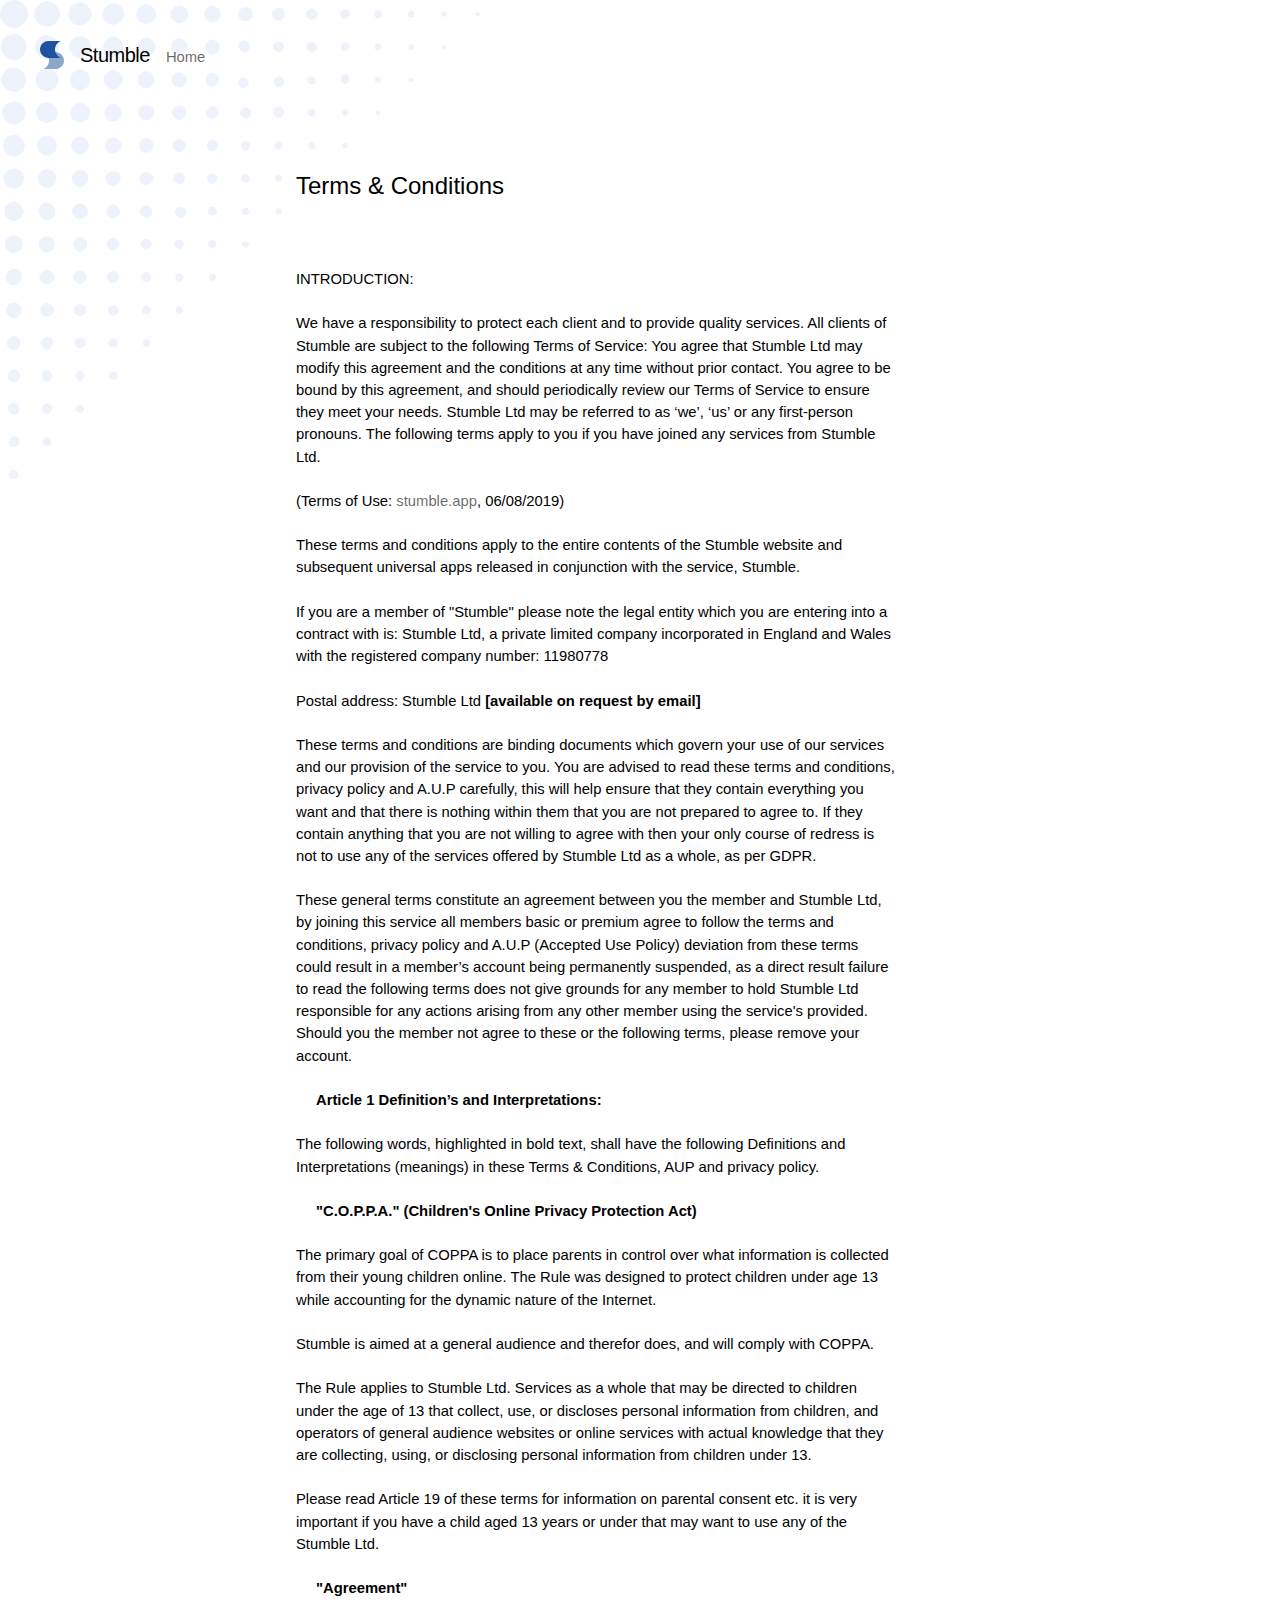
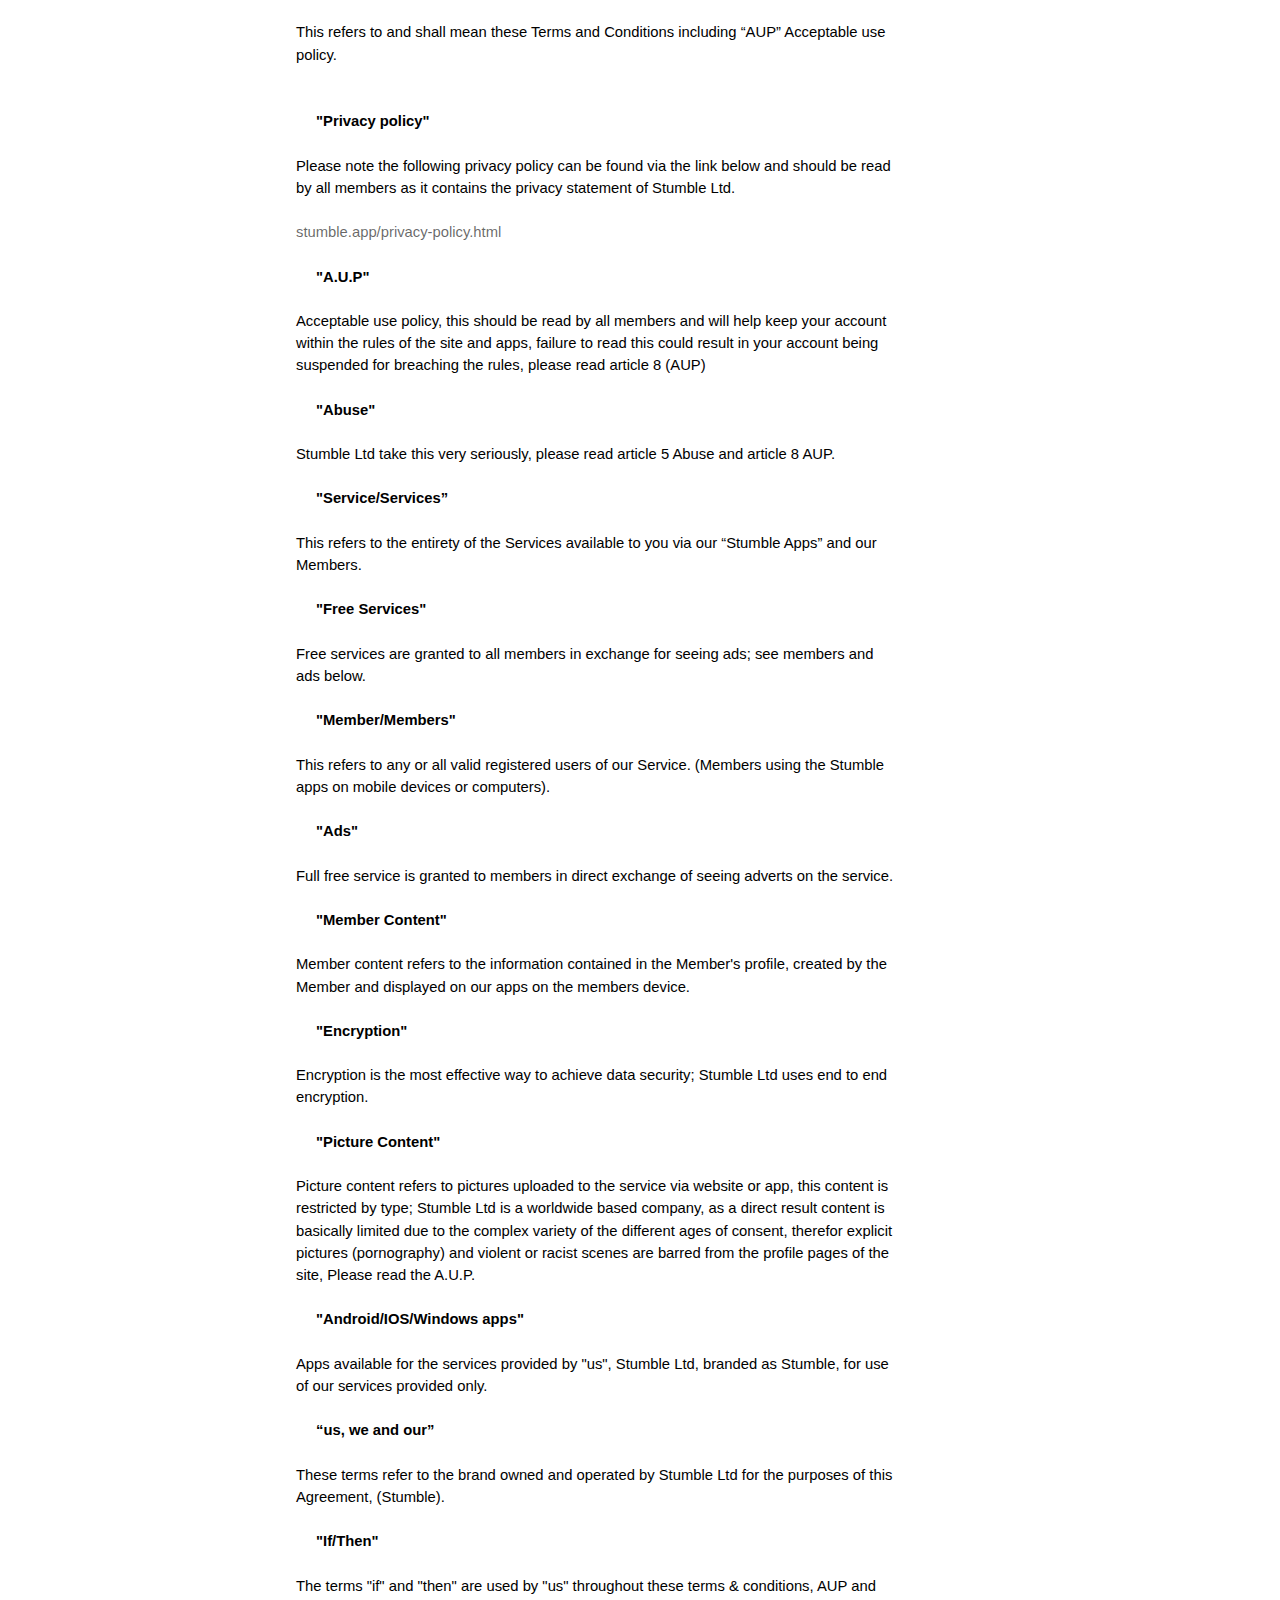
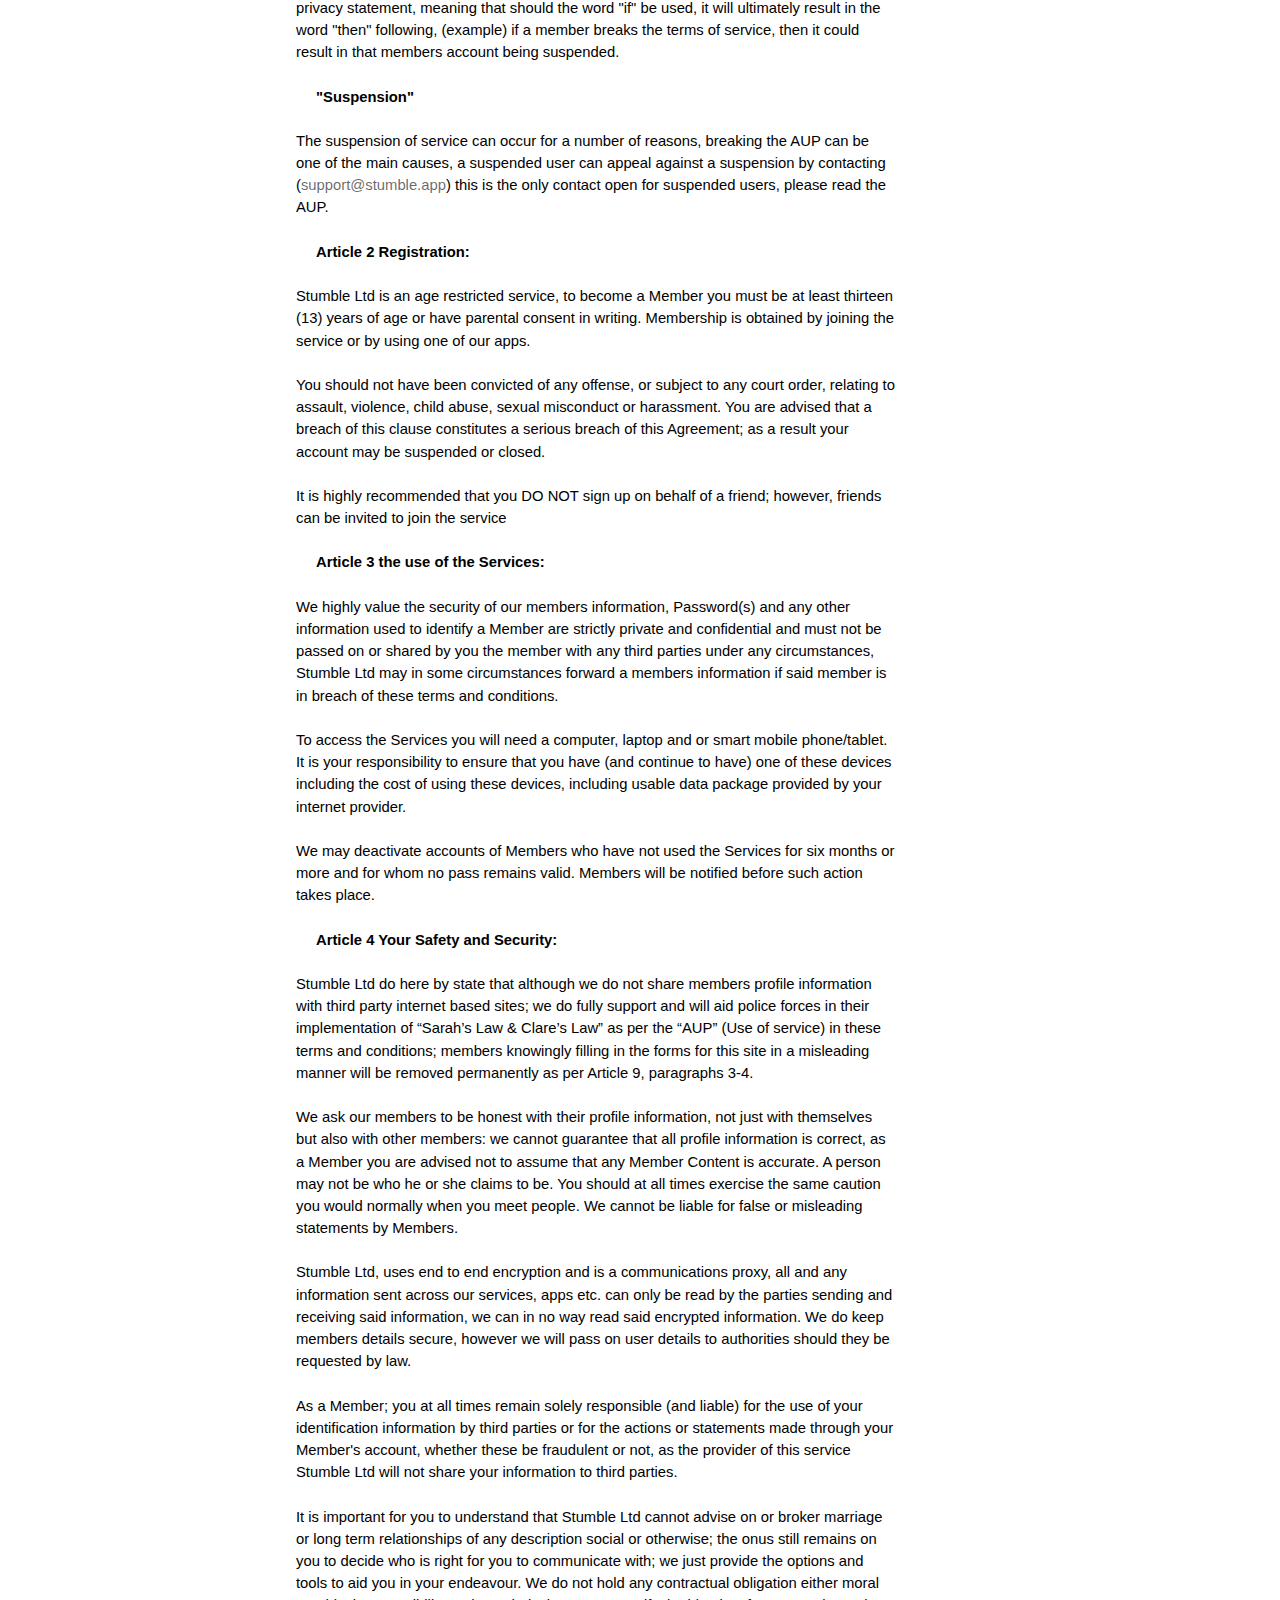
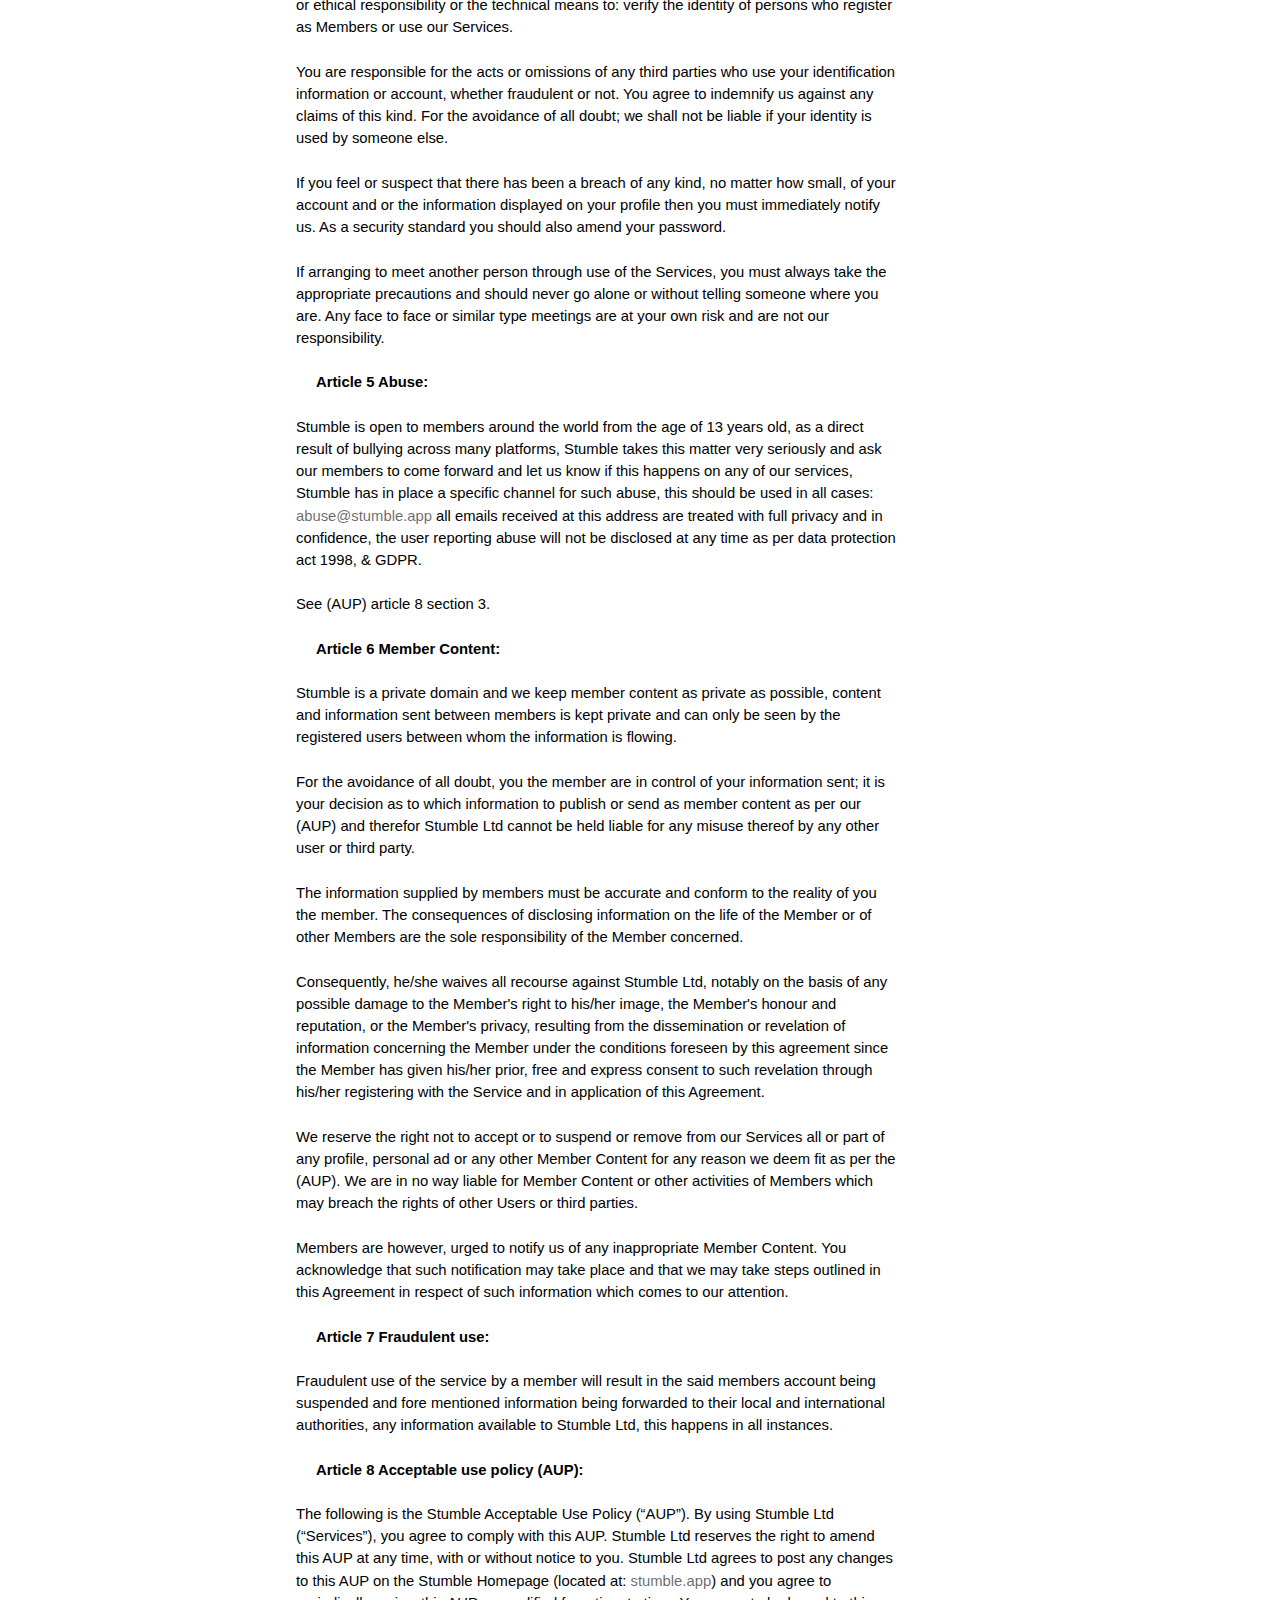
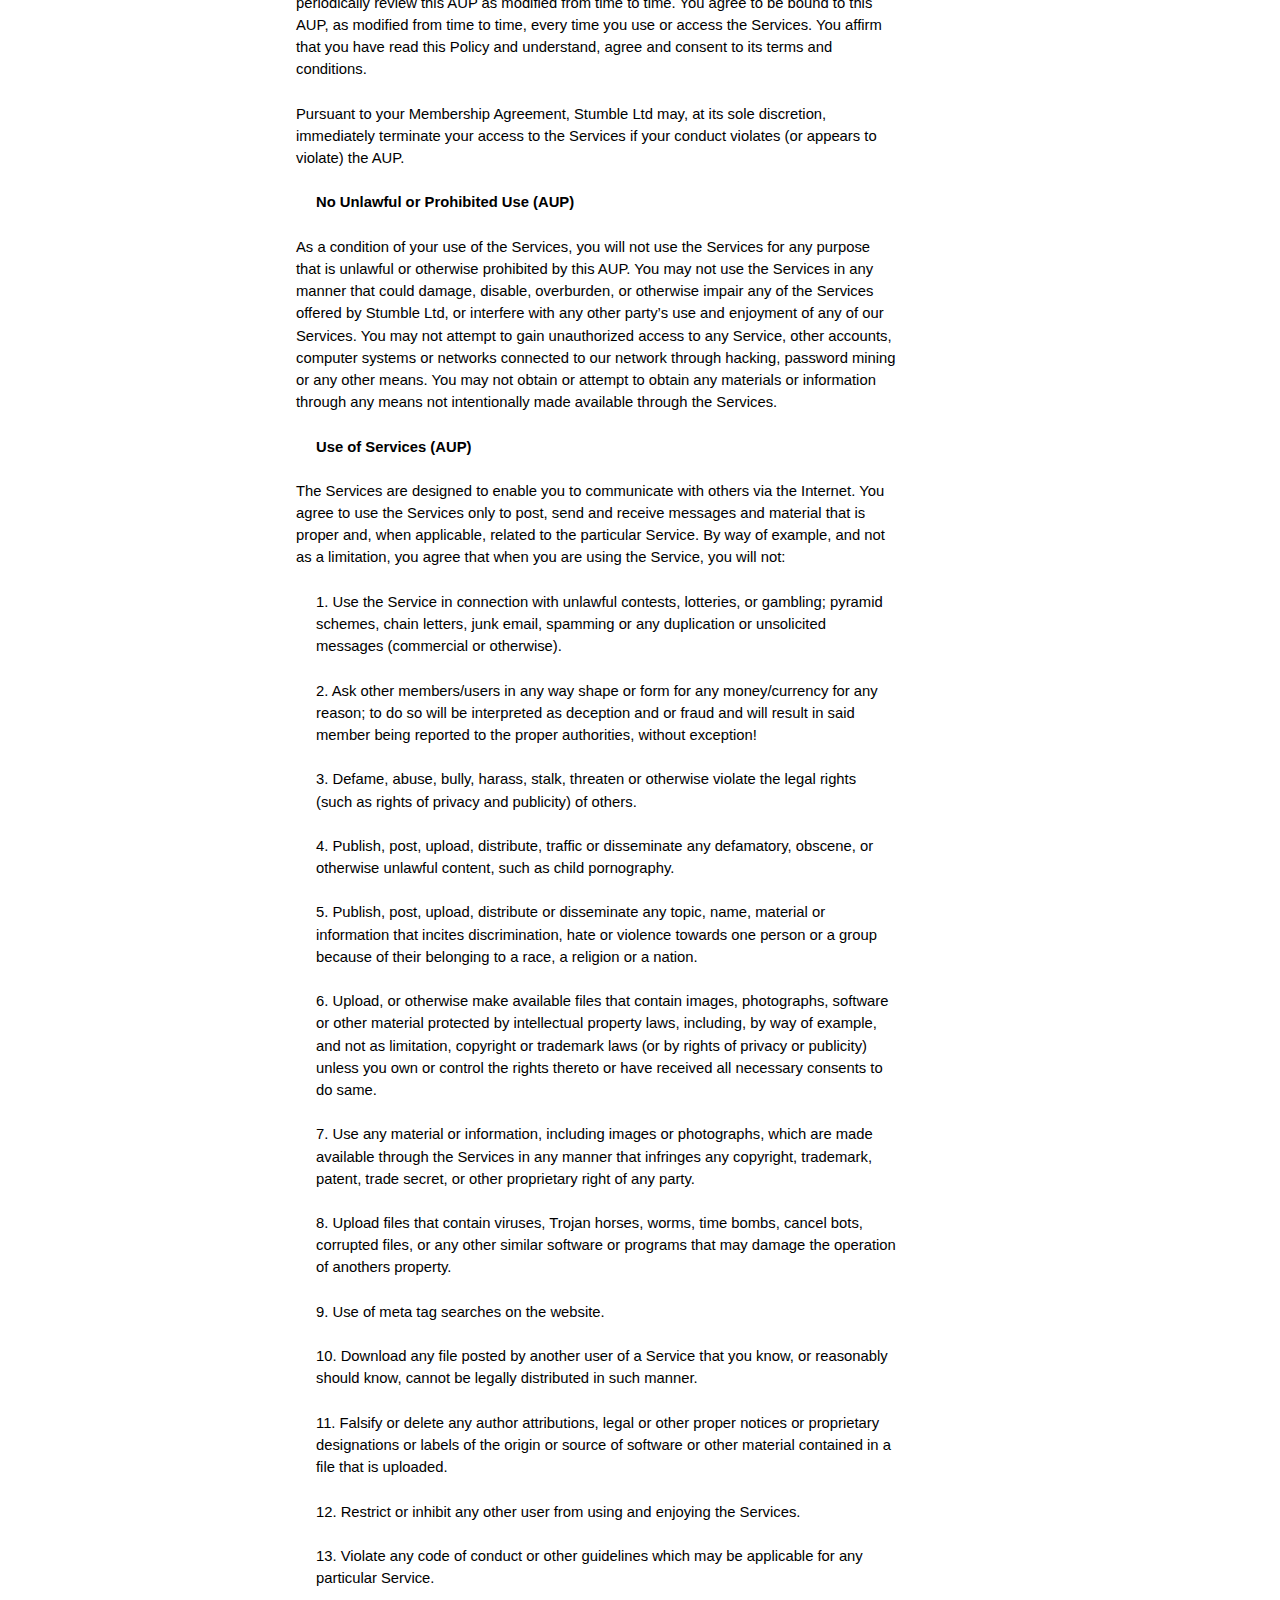
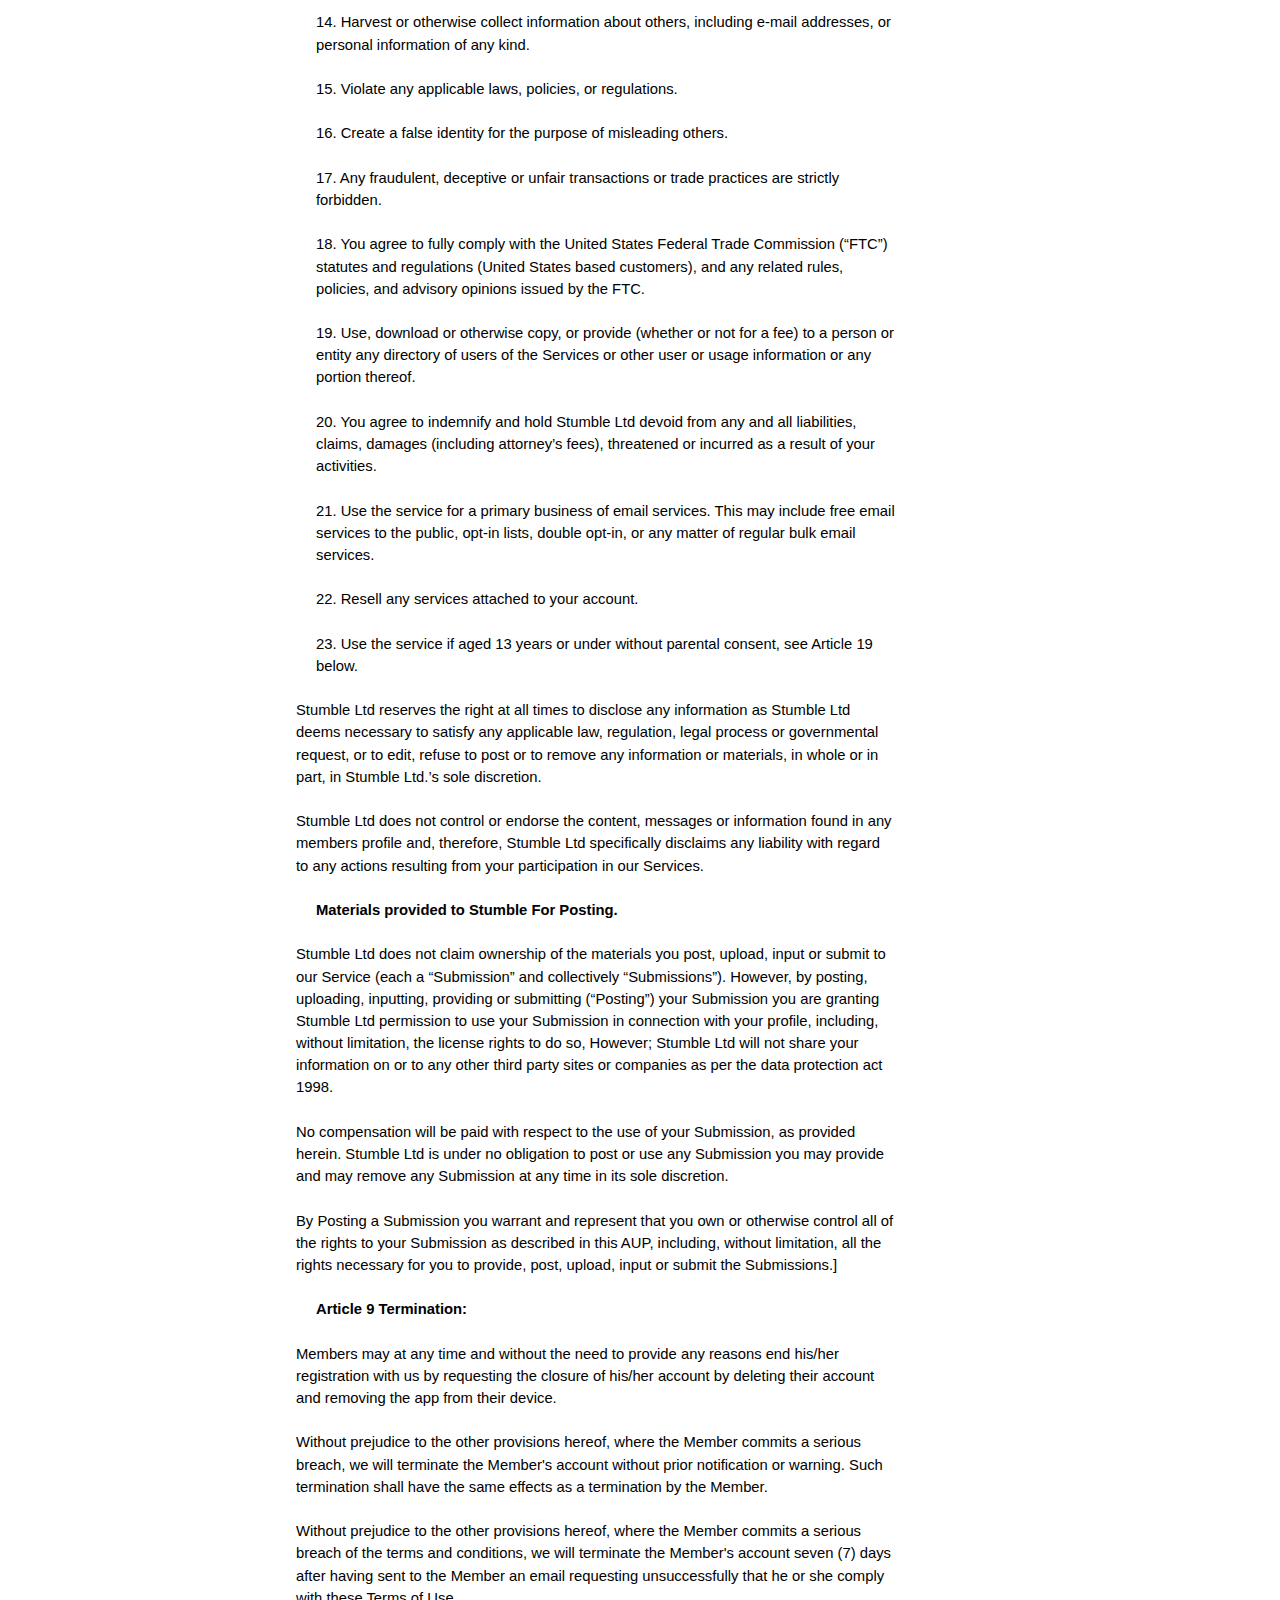
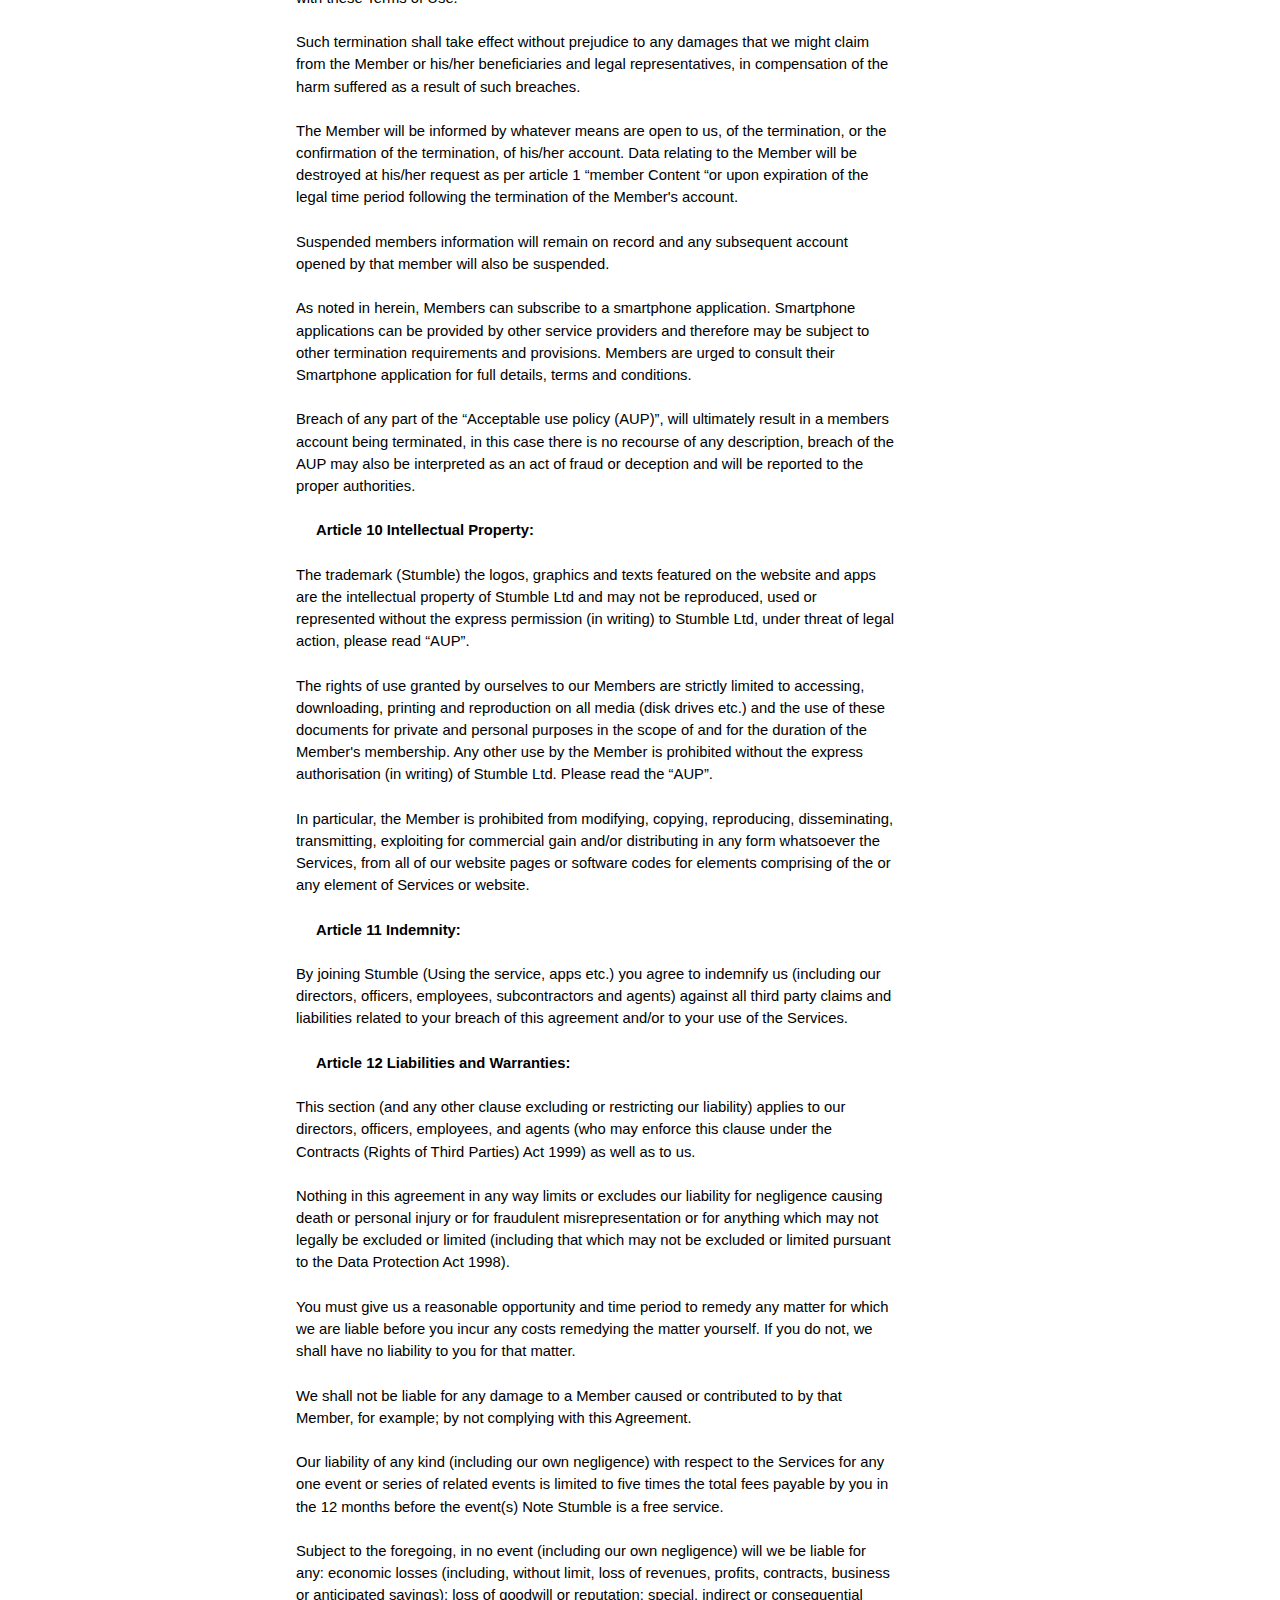
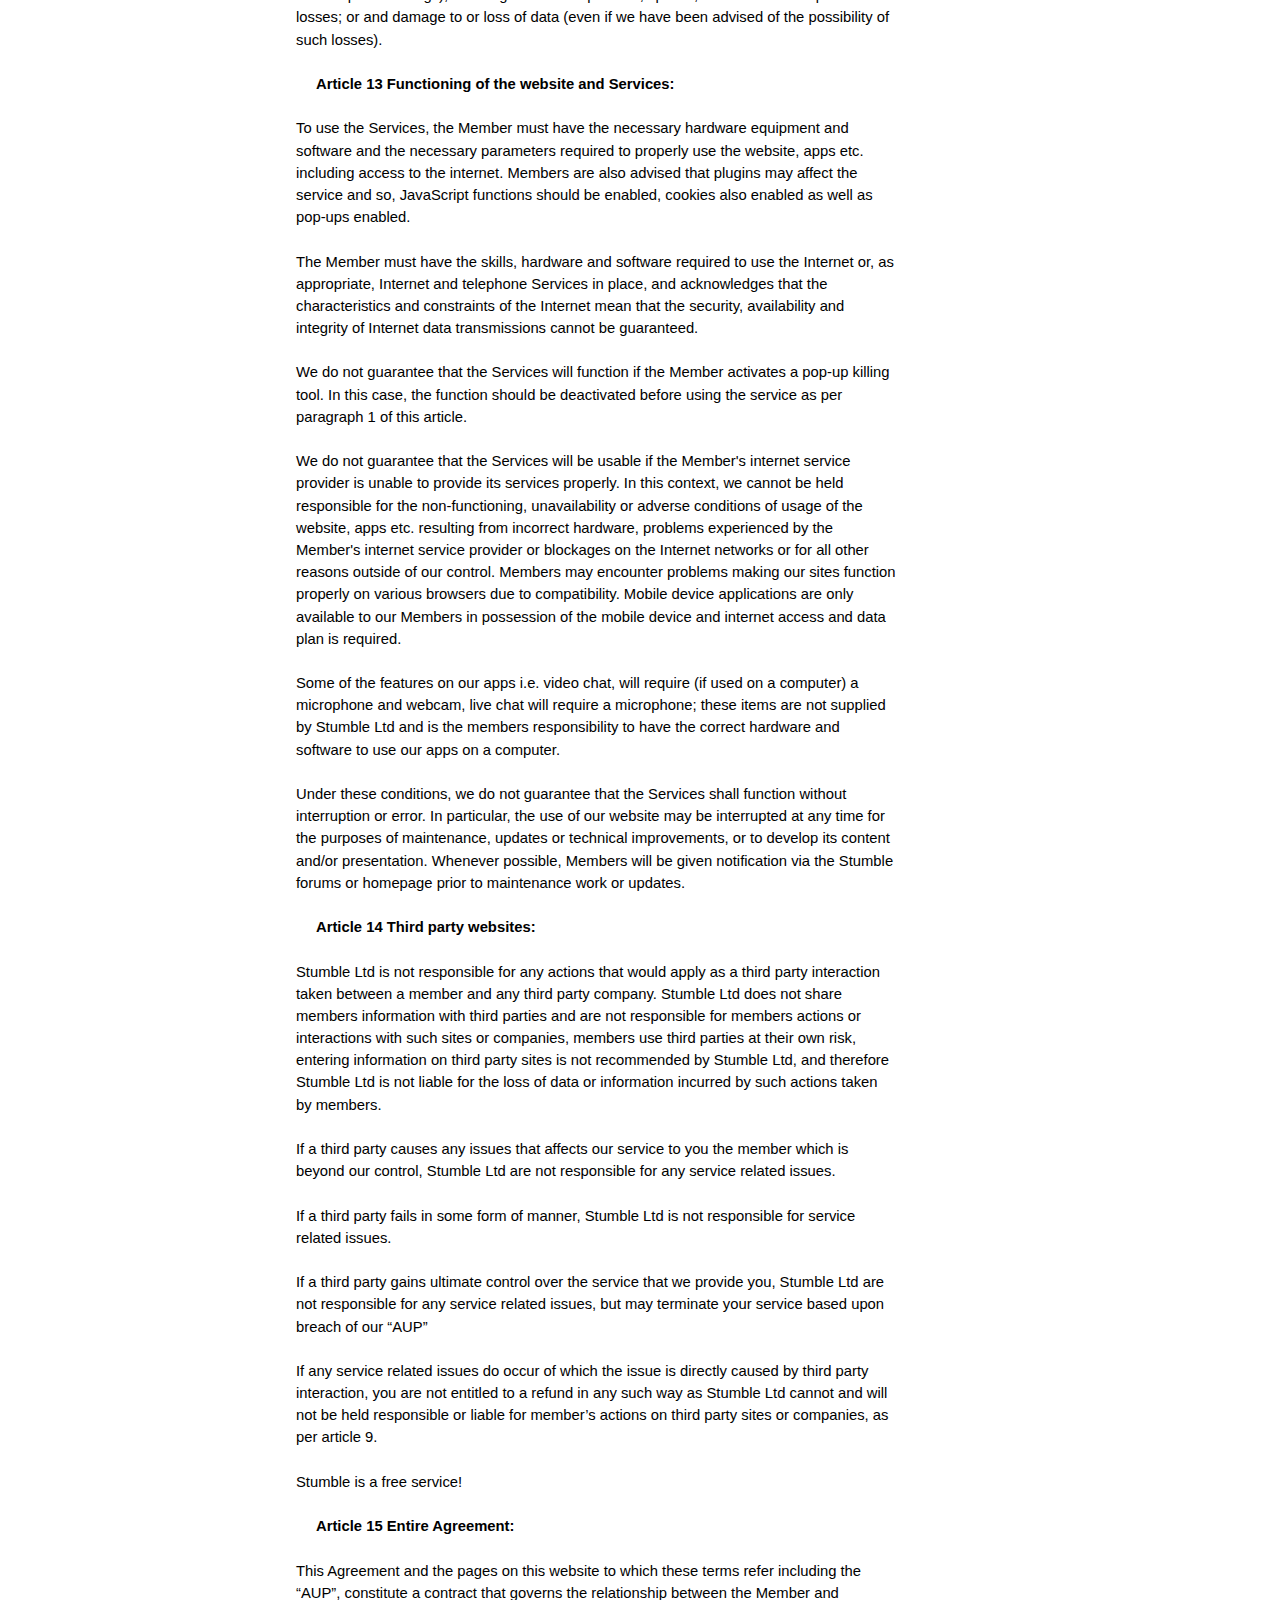
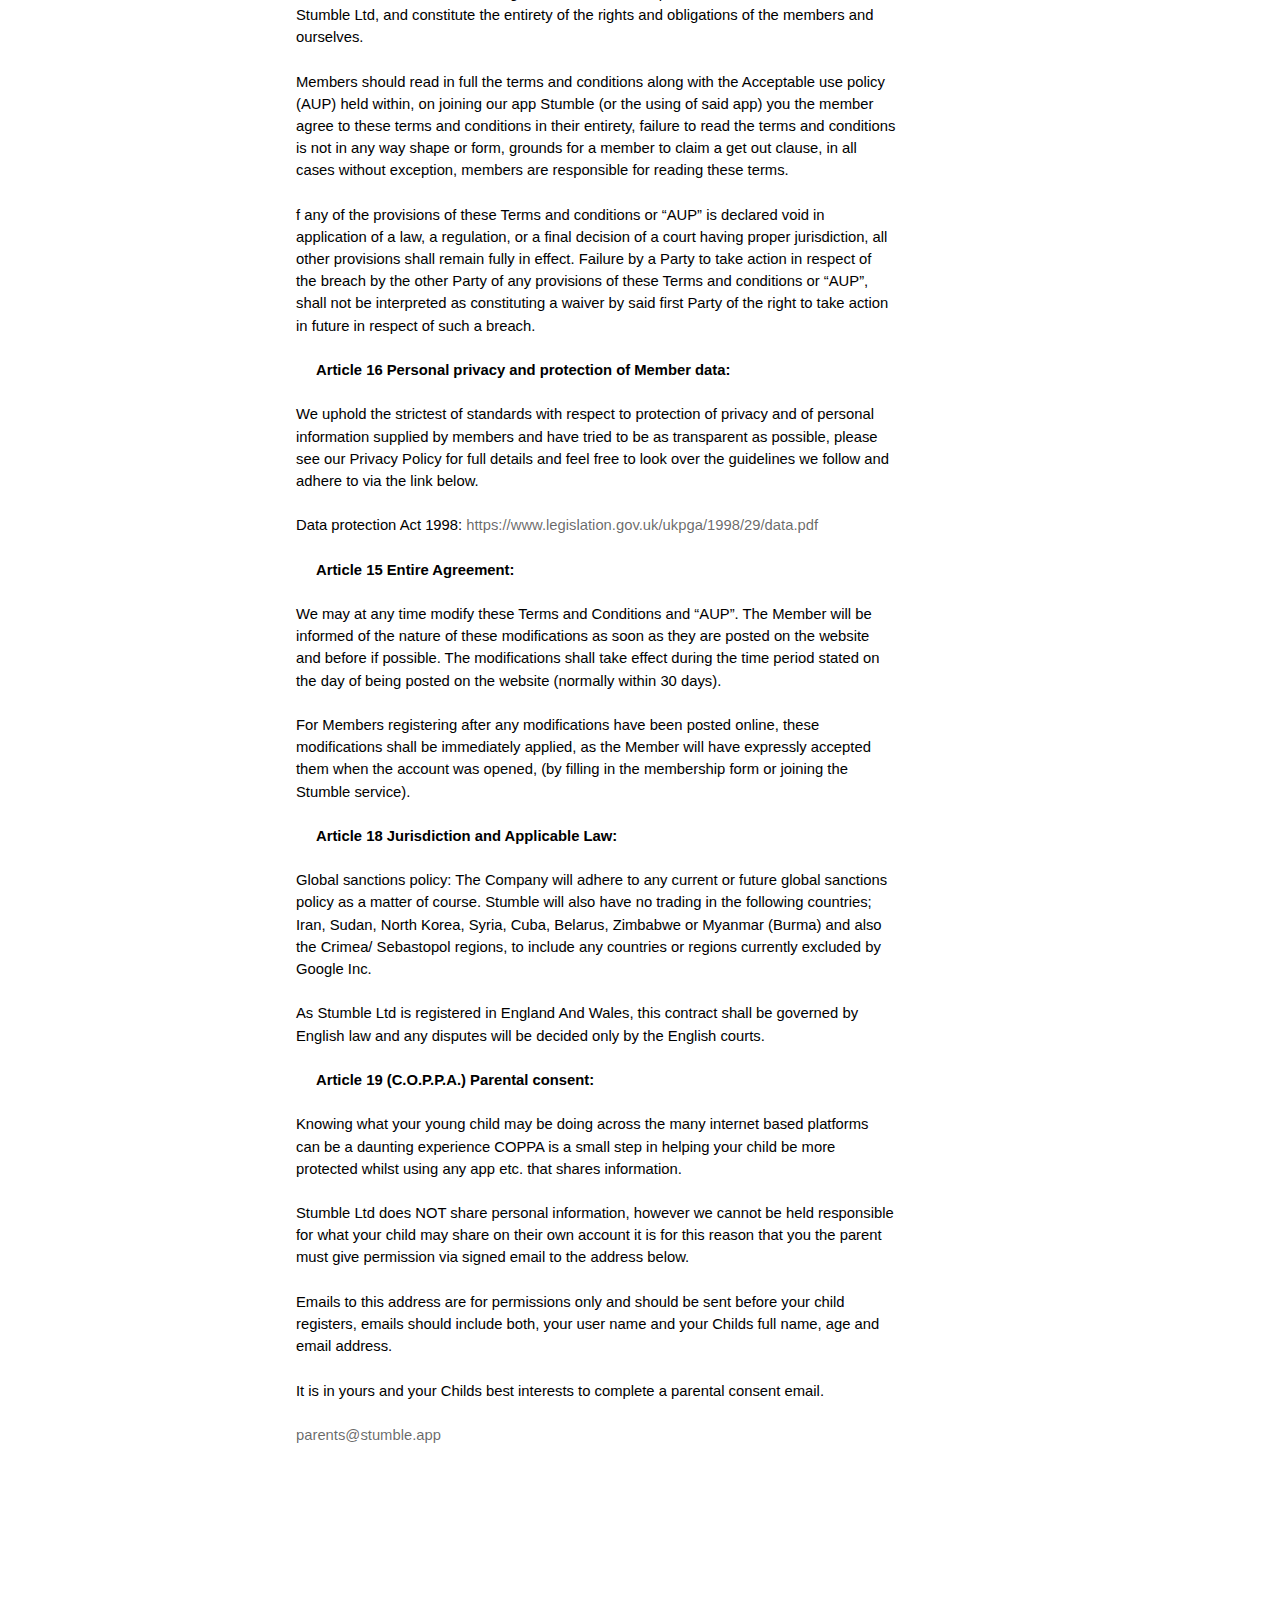
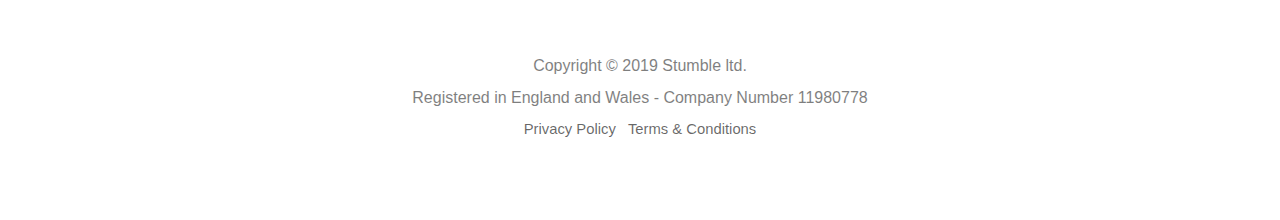
<file: terms-and-conditions.html>
<!doctype html>
<html lang="en">
<head>
    <meta charset="utf-8">
    <meta name="viewport" content="width=device-width, initial-scale=1, shrink-to-fit=no">
    <link rel="icon" type="image/png" href="./favicon.ico">
    <link rel="stylesheet" href="./css/styles.css">
    <title>Stumble - Terms & Conditions</title>
</head>
<body class="font-sans">
<svg style="z-index: -1; fill: #eef2fa;" class="absolute sm:w-65" id="Layer_1" data-name="Layer 1" xmlns="http://www.w3.org/2000/svg" viewBox="0 0 426.6 425.87"><title>dots(left)</title><path d="M582,278c-.31,0-.7-.1-.9,0-1.18.87-2,.51-2.8-.58a1.37,1.37,0,0,1,0-1.73c.89-1.26,1.86-.86,2.86-.15a6.23,6.23,0,0,0,.86.42Z" transform="translate(-155.35 -264.08)"/><path d="M180.16,276.49c.78,6.35-6.59,12.79-12.19,12.57-7.22-.28-12.69-5.42-12.62-12.58a12.68,12.68,0,0,1,12.5-12.4C174,264.07,180.7,269.58,180.16,276.49Z" transform="translate(-155.35 -264.08)"/><path d="M156,305.65c.05-6.06,5.66-11.22,12-11.38,6.59-.17,11.3,6.88,11.21,11.26-.13,6.2-6.12,12.3-11.71,12C161.28,317.19,156,311.69,156,305.65Z" transform="translate(-155.35 -264.08)"/><path d="M197.05,265c5.5,0,11.5,5.94,11.59,11.51.09,5.34-5.78,11.31-11.15,11.14-7-.22-11.19-4.44-11.64-11C185.47,271,191.47,265,197.05,265Z" transform="translate(-155.35 -264.08)"/><path d="M167.65,324.3c6-.05,11.07,4.84,11,10.51a10.83,10.83,0,0,1-10.53,10.87c-5.68.09-12.45-5.71-12-10.73.23-2.94,2-5.58,4-7.69A9.11,9.11,0,0,1,167.65,324.3Z" transform="translate(-155.35 -264.08)"/><path d="M197,295.3a10.94,10.94,0,0,1,10.68,10.35c.07,5.62-5.26,11.32-10.62,10.86-6.51-.56-10.68-5.14-10.72-10.87C186.32,300.16,191.78,295.09,197,295.3Z" transform="translate(-155.35 -264.08)"/><path d="M216.27,276.86a10.44,10.44,0,0,1,9.53-10.61c5.14-.36,10.9,4.4,11.1,10.27.2,5.64-5.93,10.51-11.09,10.22A9.9,9.9,0,0,1,216.27,276.86Z" transform="translate(-155.35 -264.08)"/><path d="M177.69,364.71c1,5-6,10.32-10.28,10-5-.34-10.25-5.61-10.1-10.56.21-6.54,6.31-10.28,10.82-10.1A10.18,10.18,0,0,1,177.69,364.71Z" transform="translate(-155.35 -264.08)"/><path d="M197,325.29c5.25,0,10.31,4.44,10.49,9.27.18,5.1-5,10.53-10.07,10.49-6.48-.05-10.27-4.77-10.39-10.33C186.89,329.5,191.31,325.34,197,325.29Z" transform="translate(-155.35 -264.08)"/><path d="M226.45,296.3c5.71,0,9.73,3.95,9.79,9.59,0,4.6-4.83,9.63-9.47,9.76-5.26.14-10.14-4.81-10.06-10.22A9.58,9.58,0,0,1,226.45,296.3Z" transform="translate(-155.35 -264.08)"/><path d="M167.56,403.16a9.54,9.54,0,0,1-9.43-10.07c.33-5.7,4.19-9.12,9.7-9.2s9.4,4.72,9.73,10C177.83,398.16,172.15,403.27,167.56,403.16Z" transform="translate(-155.35 -264.08)"/><path d="M256.07,267.19c5,0,9.67,4.55,9.66,9.37a10,10,0,0,1-9.62,9.51c-5.05,0-10.17-4.25-9.85-9.69A10,10,0,0,1,256.07,267.19Z" transform="translate(-155.35 -264.08)"/><path d="M197.16,354.89c4.91.14,9.57,4.83,9.58,9.64s-4.65,8.72-9.55,8.89a9.28,9.28,0,1,1,0-18.53Z" transform="translate(-155.35 -264.08)"/><path d="M235.69,335c0,4.76-4.31,9.33-9.11,9.24-5.52-.09-9.5-5.09-9.31-9.15.23-5,4.62-9.48,9.64-9.32C231.32,325.89,235.65,330.45,235.69,335Z" transform="translate(-155.35 -264.08)"/><path d="M264.74,305.9a8.51,8.51,0,0,1-9.13,8.78c-4.58-.13-9.07-4.51-9-8.81s4.94-9.49,9.29-9.36C260.5,296.64,265.59,301.59,264.74,305.9Z" transform="translate(-155.35 -264.08)"/><path d="M167.83,431.67c-4.81-.05-9.64-4.63-9.49-9,.17-4.7,4.92-9.11,9.62-8.93,4.47.17,8.77,4.36,8.72,8.5C176.61,427.52,172.65,431.73,167.83,431.67Z" transform="translate(-155.35 -264.08)"/><path d="M205.76,393.58a8.43,8.43,0,0,1-8.81,8.65,8.76,8.76,0,0,1-8.66-8.85,8.54,8.54,0,0,1,8.79-8.68A8.7,8.7,0,0,1,205.76,393.58Z" transform="translate(-155.35 -264.08)"/><path d="M285.56,285.35c-4.68-.12-9.23-4.38-9.25-8.68,0-4.12,4.87-9.33,9.06-9.07a9.23,9.23,0,0,1,8.7,9.23C294.15,282,290.11,284.91,285.56,285.35Z" transform="translate(-155.35 -264.08)"/><path d="M226.45,372.63c-4.83,0-8.73-3.63-8.7-8.13,0-4.69,4.44-9.29,8.76-9.16s9.43,5,8.85,9.14C234.71,369.05,231,373.58,226.45,372.63Z" transform="translate(-155.35 -264.08)"/><path d="M159.3,451.91a8.57,8.57,0,0,1,8.37-8.62c4.06,0,8.72,4.59,8.83,8.64.1,3.86-4.83,8.77-8.75,8.72A8.94,8.94,0,0,1,159.3,451.91Z" transform="translate(-155.35 -264.08)"/><path d="M247.31,335c0-4,4.82-8.77,8.79-8.69,3.67.08,8.53,4.9,8.53,8.46,0,4-4.71,8.86-8.64,8.88S247.32,339.05,247.31,335Z" transform="translate(-155.35 -264.08)"/><path d="M293.64,305.82a8.22,8.22,0,0,1-8.29,8.11c-4.85-.15-8.14-3.5-8.07-8.22.07-4.14,3.85-8.29,7.66-8.39C289.3,297.21,293.66,301.47,293.64,305.82Z" transform="translate(-155.35 -264.08)"/><path d="M197.53,430.94c-4.64,0-8.65-3.59-8.7-7.89s4.23-8.89,8.35-8.75c3.84.14,8.26,4.31,8.39,7.92C205.73,426.36,201.54,430.91,197.53,430.94Z" transform="translate(-155.35 -264.08)"/><path d="M226.56,385.3c4.11,0,8.18,4.31,8.08,8.52-.1,3.77-4.24,7.71-8.27,7.85-3.63.13-8-4.16-8.06-8C218.2,389.66,222.51,385.29,226.56,385.3Z" transform="translate(-155.35 -264.08)"/><path d="M315,268.73a8,8,0,0,1,7.66,7.64c.07,4.21-3.55,8.16-7.63,8.3a8.46,8.46,0,0,1-8.27-8.21A8.34,8.34,0,0,1,315,268.73Z" transform="translate(-155.35 -264.08)"/><path d="M167.75,489a8.33,8.33,0,0,1-8.14-7.73c-.22-3.67,4.12-8,8-8,4.12,0,8.17,3.95,8.13,7.84A8.31,8.31,0,0,1,167.75,489Z" transform="translate(-155.35 -264.08)"/><path d="M263.68,364.42a7.8,7.8,0,0,1-8,7.66c-4.45-.18-7.53-3.57-7.41-8.17.11-3.77,3.94-7.57,7.66-7.6S263.73,360.43,263.68,364.42Z" transform="translate(-155.35 -264.08)"/><path d="M197,444.31a7.49,7.49,0,0,1,7.7,7.8,7.63,7.63,0,0,1-7.57,7.52,8.23,8.23,0,0,1-7.81-7.94A7.67,7.67,0,0,1,197,444.31Z" transform="translate(-155.35 -264.08)"/><path d="M293,335c-.1,4-3.87,7.73-7.65,7.64-4.09-.09-7.92-3.79-7.56-7.73.41-4.53,3.52-7.68,7.66-7.6A8,8,0,0,1,293,335Z" transform="translate(-155.35 -264.08)"/><path d="M234,422.43c.13,3.76-3.59,7.83-7.31,8s-7.42-3.54-7.65-7.57a7.15,7.15,0,0,1,6.66-7.56C230.77,415,233.46,418.2,234,422.43Z" transform="translate(-155.35 -264.08)"/><path d="M322.16,306.16c0,3.86-3.25,6.93-7.5,7a7.61,7.61,0,0,1-7.36-7.2c0-3.9,3.32-7.54,7-7.66A7.77,7.77,0,0,1,322.16,306.16Z" transform="translate(-155.35 -264.08)"/><path d="M255.89,400.67c-3.52,0-7.57-3.88-7.49-7.13a7.48,7.48,0,0,1,7.9-7.2,7.63,7.63,0,0,1,7.23,7.36C263.5,396.91,259.34,400.7,255.89,400.67Z" transform="translate(-155.35 -264.08)"/><path d="M167.27,517.66a7.21,7.21,0,0,1,.46-14.41,7.09,7.09,0,0,1,7.29,7.11A7.58,7.58,0,0,1,167.27,517.66Z" transform="translate(-155.35 -264.08)"/><path d="M344.19,283.69a7.18,7.18,0,1,1,0-14.35c3.89.13,6.85,2.78,7.45,7.25C352.05,279.86,347.93,283.63,344.19,283.69Z" transform="translate(-155.35 -264.08)"/><path d="M197,474.26c3.38-.55,7.1,2.37,7.21,7.11.08,3.68-3.8,7.39-7.31,7.28s-7.21-4.12-7-7.77C190.07,477.43,192.73,473.71,197,474.26Z" transform="translate(-155.35 -264.08)"/><path d="M285.5,371.27a6.92,6.92,0,0,1-7.16-6.59c0-4,2.77-7.26,6.41-7.38,4.1-.15,7.8,2.92,7.94,6.57S289.25,371.15,285.5,371.27Z" transform="translate(-155.35 -264.08)"/><path d="M226.2,458.63a6.82,6.82,0,0,1-6.88-6.86c.12-3.68,3.8-6.69,7.93-6.5,3.35.16,6.55,3.68,6.34,7A6.94,6.94,0,0,1,226.2,458.63Z" transform="translate(-155.35 -264.08)"/><path d="M314.57,328.35a6.8,6.8,0,0,1,7,6.72,6.92,6.92,0,1,1-13.84-.29A6.65,6.65,0,0,1,314.57,328.35Z" transform="translate(-155.35 -264.08)"/><path d="M167.58,532.94c3.4,0,7,3.19,7.09,6.23.08,3.63-3.65,7.54-7.14,7.46-2.91-.07-6.78-3.8-6.92-6.67C160.45,536.79,164.28,532.93,167.58,532.94Z" transform="translate(-155.35 -264.08)"/><path d="M262.64,422.44c.08,3.62-3.35,7.28-6.75,7.21s-6.48-3.31-6.59-6.86c-.11-3.77,2.6-6.49,6.52-6.57S262.55,418.64,262.64,422.44Z" transform="translate(-155.35 -264.08)"/><path d="M337.69,305.8a6.31,6.31,0,0,1,6-6.45,6.45,6.45,0,0,1,7,6.59c.08,3.28-3.28,6.74-6.52,6.71S337.73,309.22,337.69,305.8Z" transform="translate(-155.35 -264.08)"/><path d="M203.74,510.12a6.79,6.79,0,0,1-6.48,6.65c-3.15.07-6.62-2.88-6.88-5.86-.28-3.19,3.45-7.06,6.85-7.09C200.06,503.8,203.64,507.25,203.74,510.12Z" transform="translate(-155.35 -264.08)"/><path d="M291.75,393.48a6.17,6.17,0,0,1-6.12,6.44,6.48,6.48,0,1,1,0-12.94A6.47,6.47,0,0,1,291.75,393.48Z" transform="translate(-155.35 -264.08)"/><path d="M373.74,282.69c-4.33.05-6.47-2-6.46-6.28a6.28,6.28,0,0,1,6.37-6.11,6.2,6.2,0,1,1,.09,12.39Z" transform="translate(-155.35 -264.08)"/><path d="M220.3,480.65a6.23,6.23,0,1,1,12.4,1.11c-.2,3.09-3.68,6.08-6.88,5.89C223,487.48,220.14,483.91,220.3,480.65Z" transform="translate(-155.35 -264.08)"/><path d="M314.81,358.28a5.85,5.85,0,0,1,6.15,5.81,6.64,6.64,0,0,1-6.15,6.57c-3.16,0-6.5-3.16-6.57-6.28S311.41,358.24,314.81,358.28Z" transform="translate(-155.35 -264.08)"/><path d="M173.69,568.86a5.89,5.89,0,0,1-6.18,6.13c-3,0-6.14-3.13-6.09-6a6.49,6.49,0,0,1,6-6.24A6.26,6.26,0,0,1,173.69,568.86Z" transform="translate(-155.35 -264.08)"/><path d="M256.13,458.18c-2.91.07-6.23-2.9-6.42-5.75a6.8,6.8,0,0,1,6-6.66c2.79-.11,6.26,3,6.39,5.74C262.28,454.73,259.24,458.11,256.13,458.18Z" transform="translate(-155.35 -264.08)"/><path d="M197.34,545.63a5.71,5.71,0,0,1-6.11-5.75c0-2.89,3.14-6.47,5.74-6.47s6.43,3.74,6.45,6.09C203.46,542.4,200.37,545.51,197.34,545.63Z" transform="translate(-155.35 -264.08)"/><path d="M285.26,428.65a6.67,6.67,0,0,1-6-6.15c0-3.26,3.16-5.91,6.73-5.67,2.64.18,5.67,3.44,5.62,6.05S288.11,428.73,285.26,428.65Z" transform="translate(-155.35 -264.08)"/><path d="M344.21,341.09a5.7,5.7,0,0,1-5.92-5.83c-.06-3.51,2.28-6.24,5.45-6.36s6.55,3.06,6.49,6.18A6.51,6.51,0,0,1,344.21,341.09Z" transform="translate(-155.35 -264.08)"/><path d="M226.75,516.5c-2.69.15-6.24-3.15-6.41-6-.15-2.61,3.35-6.21,6-6.21s5.72,2.78,6,5.66S229.62,516.33,226.75,516.5Z" transform="translate(-155.35 -264.08)"/><path d="M408.65,276.36a6.16,6.16,0,0,1-5.26,6.17c-2.78.24-6.15-3-6.11-5.85a6.08,6.08,0,0,1,5.52-5.83A5.94,5.94,0,0,1,408.65,276.36Z" transform="translate(-155.35 -264.08)"/><path d="M167.33,603.66a6,6,0,0,1-5.41-5.48,6.13,6.13,0,0,1,6.18-5.86c2.66.16,5.65,3.48,5.47,6.09C173.37,601.29,170.46,603.74,167.33,603.66Z" transform="translate(-155.35 -264.08)"/><path d="M255.76,486.66a5.53,5.53,0,0,1-5.43-5.71,5.87,5.87,0,0,1,5.76-5.58c2.62.07,5.57,3.24,5.55,6S258.77,486.75,255.76,486.66Z" transform="translate(-155.35 -264.08)"/><path d="M314.62,399.23a6.16,6.16,0,0,1-5.85-5.69c0-2.57,3.22-5.82,5.8-5.81a6,6,0,0,1,6,5.46C320.78,396.23,317.92,399.12,314.62,399.23Z" transform="translate(-155.35 -264.08)"/><path d="M338.37,364.32c-.12-2.36,3.22-5.8,5.75-5.92,2.38-.12,5.35,2.75,5.53,5.35a5.45,5.45,0,0,1-5.21,5.93C341.67,369.71,338.5,366.92,338.37,364.32Z" transform="translate(-155.35 -264.08)"/><path d="M202.56,568.76c0,3-2.72,5.9-5.45,5.85s-5.78-3.3-5.76-5.89,3.34-5.45,6.09-5.45A5.52,5.52,0,0,1,202.56,568.76Z" transform="translate(-155.35 -264.08)"/><path d="M290.7,452.08c0,3.1-2.31,5.59-5.07,5.55a6.11,6.11,0,0,1-5.79-5.64c0-2.59,2.75-5.66,5.29-5.58C287.88,446.49,291.28,449.2,290.7,452.08Z" transform="translate(-155.35 -264.08)"/><path d="M226.54,544.76c-3.41,0-5.15-1.69-5.24-5.1a5.19,5.19,0,1,1,10.38-.17A4.83,4.83,0,0,1,226.54,544.76Z" transform="translate(-155.35 -264.08)"/><path d="M172.64,627.26c.05,3.29-1.6,5.25-4.52,5.4a5.88,5.88,0,0,1-5.78-5.61c0-2.49,2.64-4.8,5.37-4.77A4.67,4.67,0,0,1,172.64,627.26Z" transform="translate(-155.35 -264.08)"/><path d="M314.81,427.69c-2.72.06-5.34-2.16-5.47-4.64s2.75-5.67,5.11-5.81a5.25,5.25,0,0,1,5.24,5.39A4.71,4.71,0,0,1,314.81,427.69Z" transform="translate(-155.35 -264.08)"/><path d="M261,510.05a5.3,5.3,0,0,1-5,5.59c-2.37,0-5.51-3.14-5.49-5.47s2.79-4.87,5.35-4.95A4.84,4.84,0,0,1,261,510.05Z" transform="translate(-155.35 -264.08)"/><path d="M344.22,388.31c2.57.08,5.18,2.62,5.11,5a5.38,5.38,0,0,1-5.37,5.25,4.75,4.75,0,0,1-4.67-5.18A5.07,5.07,0,0,1,344.22,388.31Z" transform="translate(-155.35 -264.08)"/><path d="M437.62,276.61c0,2.38-2.68,4.93-5.24,5.05s-5.08-2.48-5.07-5.06c0-2.2,2.89-5.06,5.24-5.19C434.69,271.29,437.64,274.31,437.62,276.61Z" transform="translate(-155.35 -264.08)"/><path d="M372.65,299.75c2.11,0,5.13,2.86,5.25,5.05a5.65,5.65,0,0,1-5,5.73c-2.19.07-5.62-3.12-5.77-5.37S370.16,299.79,372.65,299.75Z" transform="translate(-155.35 -264.08)"/><path d="M315.69,448.12c2.84-.19,5.67,2.6,5.1,5.41-.39,1.92-3.47,4.38-4.4,4.3a7.74,7.74,0,0,1-2.35-.7c-2.32-1-3.77-3-3.45-4.79S313.73,448.26,315.69,448.12Z" transform="translate(-155.35 -264.08)"/><path d="M373.16,369.13c-2.34-.23-5.11-3.41-4.76-5.45s3.86-4.6,6-4.32a4.92,4.92,0,0,1-1.24,9.77Z" transform="translate(-155.35 -264.08)"/><path d="M192.29,598.05c.09-3.26,1.71-4.88,4.88-4.85,2.32,0,4.91,2.78,4.87,5.19a5.07,5.07,0,0,1-4.88,4.62A4.68,4.68,0,0,1,192.29,598.05Z" transform="translate(-155.35 -264.08)"/><path d="M290.21,481a5.17,5.17,0,0,1-5.09,5c-2.13,0-4.79-2.72-4.81-4.88a5.18,5.18,0,0,1,5.17-4.9A4.86,4.86,0,0,1,290.21,481Z" transform="translate(-155.35 -264.08)"/><path d="M226.45,573.64a4.72,4.72,0,0,1-4.72-4.73,4.62,4.62,0,0,1,4.78-4.66c2.45,0,5,2.23,5.15,4.49C231.82,571.17,229.18,573.66,226.45,573.64Z" transform="translate(-155.35 -264.08)"/><path d="M260.66,539.86c0,2.33-2.58,4.76-4.84,4.63a4.89,4.89,0,0,1-4.5-4.94c.14-2.83,1.85-4.37,4.81-4.32A4.32,4.32,0,0,1,260.66,539.86Z" transform="translate(-155.35 -264.08)"/><path d="M348.66,422.76c-.08,2.61-2.38,5-4.67,4.83-2.47-.18-4.82-2.68-4.67-5a4.64,4.64,0,0,1,5.11-4.31A4.11,4.11,0,0,1,348.66,422.76Z" transform="translate(-155.35 -264.08)"/><path d="M172.59,656.68c0,2-2.67,4.76-4.75,4.84a5.32,5.32,0,0,1-4.9-4.66,4.82,4.82,0,0,1,4.48-4.94A5,5,0,0,1,172.59,656.68Z" transform="translate(-155.35 -264.08)"/><path d="M403.26,359a5,5,0,0,1,4.67,4.79c-.08,2.73-2.57,5.23-5.05,5.05-2.3-.16-5-3.3-4.81-5.51A5.26,5.26,0,0,1,403.26,359Z" transform="translate(-155.35 -264.08)"/><path d="M403.34,341.67a4.7,4.7,0,0,1-4.61-4.79,4.69,4.69,0,1,1,9.37.11A4.81,4.81,0,0,1,403.34,341.67Z" transform="translate(-155.35 -264.08)"/><path d="M403,301a5,5,0,0,1,4.93,4.54c0,2.42-2.23,5-4.5,5.16-2,.12-5.31-3-5.37-5.1S400.67,301,403,301Z" transform="translate(-155.35 -264.08)"/><path d="M367,337.54a4.51,4.51,0,0,1,4.59-4.68c2,0,5.06,2.73,5.18,4.64.11,1.67-3.59,5.27-5.35,5.2C369.42,342.62,367,339.77,367,337.54Z" transform="translate(-155.35 -264.08)"/><path d="M201.67,627c0,2.17-2.68,5-4.63,4.9-2.27-.14-4.78-2.76-4.7-4.89.09-2,2.66-4.3,4.68-4.25C199.29,622.85,201.66,625,201.67,627Z" transform="translate(-155.35 -264.08)"/><path d="M289.67,510.62a4,4,0,0,1-4.52,4.07c-2.08-.08-4.49-2.07-4.59-3.79-.11-2,2.66-5.12,4.6-5.16A4.77,4.77,0,0,1,289.67,510.62Z" transform="translate(-155.35 -264.08)"/><path d="M428.06,305.72c0-2.91,1.72-4.46,4.78-4.4,2.17,0,4.41,2.76,4.22,5.14-.14,1.82-2.41,3.57-4.69,3.62A4.17,4.17,0,0,1,428.06,305.72Z" transform="translate(-155.35 -264.08)"/><path d="M222.35,598.21c.06-2.3,2.13-4.64,4.19-4.73s4.27,2.77,4.15,5.36c-.07,1.35-2.54,3.66-4,3.75C224.79,602.7,222.3,600.18,222.35,598.21Z" transform="translate(-155.35 -264.08)"/><path d="M167.79,690a4.32,4.32,0,0,1-4.47-3.75c-.14-2.16,2.08-4.84,4.05-4.89s4.4,2.32,4.4,4.47A4,4,0,0,1,167.79,690Z" transform="translate(-155.35 -264.08)"/><path d="M373.59,389.3a4.3,4.3,0,0,1,4.42,4.22,4.35,4.35,0,0,1-8.7-.36C369.32,391.13,371.23,389.41,373.59,389.3Z" transform="translate(-155.35 -264.08)"/><path d="M318.77,480.8a4.64,4.64,0,0,1-4,4.8c-1.82.1-4.24-2-4.43-3.91a4.89,4.89,0,0,1,4.13-4.76A4.24,4.24,0,0,1,318.77,480.8Z" transform="translate(-155.35 -264.08)"/><path d="M466.1,276.28a4.09,4.09,0,0,1-4.24,4.4,4.39,4.39,0,0,1-4.17-4.05,4.2,4.2,0,0,1,4.28-4.34A4.08,4.08,0,0,1,466.1,276.28Z" transform="translate(-155.35 -264.08)"/><path d="M259.81,569.05c0,2.52-1.42,3.83-4,3.72-2.32-.1-4.32-2-4.17-3.93.13-1.72,2.51-4.23,4.16-4.38C257.82,564.26,259.81,566.51,259.81,569.05Z" transform="translate(-155.35 -264.08)"/><path d="M465.52,334.22c0,2.58-1.84,4.6-4,4.42-1.78-.14-3.27-2.08-3.28-4.24,0-2.74,1.59-4.41,4.18-4.38S465.56,331,465.52,334.22Z" transform="translate(-155.35 -264.08)"/><path d="M285,535.43c1.32-.12,4.37,2.11,4.58,3.35.31,1.84-1.69,4.59-3.47,4.76a4.26,4.26,0,0,1-4.74-3.41C281.15,538.43,283.35,535.57,285,535.43Z" transform="translate(-155.35 -264.08)"/><path d="M340.26,451.88a3.88,3.88,0,0,1,4-4,4.28,4.28,0,0,1,4,3.73,3.88,3.88,0,0,1-4,4.07C341.59,455.74,340.29,454.48,340.26,451.88Z" transform="translate(-155.35 -264.08)"/><path d="M377.64,423.13a4,4,0,0,1-4.07,3.52c-1.84-.17-3.86-2.25-3.82-4a4.14,4.14,0,0,1,3.86-3.83A4.36,4.36,0,0,1,377.64,423.13Z" transform="translate(-155.35 -264.08)"/><path d="M197.39,660.6a4.19,4.19,0,0,1-4.08-4.07c0-1.9,1.82-4,3.54-4.14s4.14,2.36,4.2,4.18A4.52,4.52,0,0,1,197.39,660.6Z" transform="translate(-155.35 -264.08)"/><path d="M259.64,597.91a3.45,3.45,0,0,1-3.56,3.76,3.4,3.4,0,0,1-3.74-3.57,3.53,3.53,0,0,1,3.56-3.81A3.62,3.62,0,0,1,259.64,597.91Z" transform="translate(-155.35 -264.08)"/><path d="M343.84,484.66a3.5,3.5,0,0,1-3.54-3.87,4,4,0,0,1,4.16-3.37,3.51,3.51,0,0,1,3.17,3.7C347.53,483.51,346.18,484.78,343.84,484.66Z" transform="translate(-155.35 -264.08)"/><path d="M495,276.71a4.71,4.71,0,0,1-3.89,3.82c-1.39.06-3.73-2.47-3.7-4a3.51,3.51,0,0,1,3.91-3.38C493.67,273.22,495.07,274.59,495,276.71Z" transform="translate(-155.35 -264.08)"/><path d="M318.51,510.56c0,1.55-2.52,4.05-3.93,3.92a4.91,4.91,0,0,1-3.69-4.17c.05-1.58,2.35-3.87,3.91-3.91C316.17,506.36,318.52,509,318.51,510.56Z" transform="translate(-155.35 -264.08)"/><path d="M230.27,627.36a3.83,3.83,0,0,1-3.89,3.71c-1.67-.06-3.84-1.83-4-3.26-.15-1.72,2.24-4.32,4.08-4.43C228,623.28,230.22,625.65,230.27,627.36Z" transform="translate(-155.35 -264.08)"/><path d="M458.49,305.6a3.51,3.51,0,0,1,3.08-3.57,4.19,4.19,0,0,1,4.05,3.62,3.75,3.75,0,0,1-3.76,3.8C459.72,309.43,458.48,308,458.49,305.6Z" transform="translate(-155.35 -264.08)"/><path d="M435.72,364.88c-.27,2.19-1.49,3.09-3.83,2.8-2.06-.25-3.63-2-3.3-3.6a4.18,4.18,0,0,1,4.45-3.14C435.14,361.2,436,362.48,435.72,364.88Z" transform="translate(-155.35 -264.08)"/><path d="M406.58,393.18c0,1.75-2,4.23-3.44,4.24s-3.83-2.34-3.83-3.94c0-1.44,2.46-4,3.83-4S406.58,391.85,406.58,393.18Z" transform="translate(-155.35 -264.08)"/><path d="M436,335.74a3.22,3.22,0,0,1-3.12,3.2c-2.11.16-4.31-1.4-4.31-3.05a3.77,3.77,0,0,1,3.53-4C433.61,331.82,435.88,334.07,436,335.74Z" transform="translate(-155.35 -264.08)"/><path d="M288.73,568.75a3.84,3.84,0,0,1-3.21,3.78c-1.49.15-3.35-1.69-3.51-3.47a3.86,3.86,0,0,1,3.23-3.73C286.83,565.2,288.67,567,288.73,568.75Z" transform="translate(-155.35 -264.08)"/><path d="M373.55,448.43a3.55,3.55,0,0,1,3.26,3.71,3.16,3.16,0,0,1-3.27,3.05,3.2,3.2,0,0,1-3.23-3.6C370.48,450,372.15,448.35,373.55,448.43Z" transform="translate(-155.35 -264.08)"/><path d="M347.61,510.69c-.17,1.52-2.42,3.21-3.95,2.88a2.8,2.8,0,0,1-2.5-3.08,3.15,3.15,0,0,1,3.49-3.16C346.18,507.58,347.76,509.37,347.61,510.69Z" transform="translate(-155.35 -264.08)"/><path d="M314.36,536.33c1.65-.13,3.71,1.61,3.75,3.17a3.41,3.41,0,0,1-3,3.34,3.55,3.55,0,0,1-3.71-3.09A3.71,3.71,0,0,1,314.36,536.33Z" transform="translate(-155.35 -264.08)"/><path d="M435.64,393.61a3,3,0,0,1-3.15,3,3.3,3.3,0,0,1-3.14-3.19,3.07,3.07,0,0,1,2.72-3.06C433.84,390,435.53,391.64,435.64,393.61Z" transform="translate(-155.35 -264.08)"/><path d="M406.19,423a3.19,3.19,0,0,1-6.33-.69,3.07,3.07,0,0,1,3.45-2.72A3.28,3.28,0,0,1,406.19,423Z" transform="translate(-155.35 -264.08)"/><path d="M521.18,279.61c-1.7.1-3.67-1.35-3.76-2.66-.1-1.47,1.82-3.47,3.44-3.59,1.41-.1,2.72,1.51,2.82,3.36S522.54,279.21,521.18,279.61Z" transform="translate(-155.35 -264.08)"/><path d="M491.09,302.53c1.31-.1,3.36,1.75,3.39,3.05a3.45,3.45,0,0,1-3.26,3.11c-1.8.07-2.92-.91-2.91-2.56S489.65,302.64,491.09,302.53Z" transform="translate(-155.35 -264.08)"/><path d="M461.9,361.33c1.81,0,2.66.94,2.75,2.74.09,2-1.12,2.64-2.72,2.85s-2.65-1-2.67-2.78S460.16,361.31,461.9,361.33Z" transform="translate(-155.35 -264.08)"/><path d="M402.87,454.53c-1.79.27-2.45-.69-2.56-2.21-.15-2,.87-3,2.87-3.05a2.1,2.1,0,0,1,2.47,2.31C405.74,453.65,405,454.47,402.87,454.53Z" transform="translate(-155.35 -264.08)"/><path d="M376.64,481.2c-.08,1.4-2,3.28-3.22,3.22-1.07-.06-3.2-2.42-3-3.51.32-1.79,1.71-2.24,3.3-2.22C375.66,478.71,376.74,479.66,376.64,481.2Z" transform="translate(-155.35 -264.08)"/><path d="M493.93,335.32a2.4,2.4,0,0,1-2.34,2.3c-1.43.17-3.19-1.25-3.22-2.49s1.63-2.77,3-2.79S493.77,333.47,493.93,335.32Z" transform="translate(-155.35 -264.08)"/><path d="M435.06,422.6c-.05,1.48-1.6,3-2.87,2.74a2.67,2.67,0,0,1-2.25-2.84c.07-1.52.93-2.27,2.59-2.27S434.83,421.15,435.06,422.6Z" transform="translate(-155.35 -264.08)"/><path d="M523.55,306.15a3.26,3.26,0,0,1-3.39,2.27c-1.51-.4-1.81-1.44-1.72-3s.94-2,2.18-2C522.2,303.39,523.71,304.92,523.55,306.15Z" transform="translate(-155.35 -264.08)"/><path d="M461.62,396.06a2.68,2.68,0,0,1-2.13-2.88,2.16,2.16,0,0,1,2.47-1.9,2.31,2.31,0,0,1,2.5,2.48C464.44,395.39,462.85,395.62,461.62,396.06Z" transform="translate(-155.35 -264.08)"/><path d="M550,278.88a2,2,0,0,1-2.12-2,2.14,2.14,0,0,1,2.37-2.52c1,0,2.1.3,2.09,1.58S552.11,278.68,550,278.88Z" transform="translate(-155.35 -264.08)"/><path d="M491.37,366.54c-1.24-.3-2.11-.88-2.08-2.29s.93-2,2.21-2a2.27,2.27,0,0,1,2,2.75A1.91,1.91,0,0,1,491.37,366.54Z" transform="translate(-155.35 -264.08)"/><path d="M522.64,335.4a1.72,1.72,0,0,1-2.07,1.62,2.14,2.14,0,0,1-2.13-2.28c.07-1.25,1.13-1.64,2.12-1.61A2,2,0,0,1,522.64,335.4Z" transform="translate(-155.35 -264.08)"/><path d="M552.28,305.81c-.59,1-1.3,2-2.63,1.75s-1.48-1.19-1.39-2.22c.11-1.25.9-1.67,2-1.28C551.17,304.35,552.27,304.49,552.28,305.81Z" transform="translate(-155.35 -264.08)"/></svg>
<header>
    <nav class="relative sm:absolute sm: p-10">
        <div class="flex items-center ">
            <svg class="w-6" xmlns="http://www.w3.org/2000/svg" viewBox="0 0 630.79 738.78"><defs><style>.cls-10{fill:#8ca7cc;}.cls-10,.cls-2,.cls-3{fill-rule:evenodd;}.cls-2{fill:none;}.cls-3{fill:#1f51a2;}</style></defs><title>logo</title><g id="Layer_2" data-name="Layer 2"><path class="cls-10" d="M640.16,1027c19.94-.41,45-5.5,67.2-14.64,46.18-19.07,83.3-50.44,108.55-90.47,13.08-20.73,21.23-44.88,28.43-71.5,10.14-37.46,3.32-89.84-8.61-118.9-4.94-12-7.44-23.16-13.79-33.6-29.8-49-67.7-81.52-124.06-104.25-25.64-10.34-49.32-11.2-99.08-11.2H375.66c-18.44,0-41.9-.83-57.73.86-2.9.86-4.47,5.07-2.26,9.8C316.69,595.28,336,604,336,604s26,16.06,37.9,25C404.3,651.71,426.7,690,442,728c4.26,10.6,4.73,21,7.75,32.74,3.54,13.83,4.31,29.76,4.31,47.39V822c-3.19,14.23-2.64,29-6.89,42.22-14.51,45-34.93,82.35-66.34,110.28a219,219,0,0,1-43.08,30.15c-6.48,3.39-20.7,8.79-22.4,12.93-2.9,4.45-.43,9.2,4.31,9.47Z" transform="translate(-218.48 -288.22)"/></g><g id="Layer_1" data-name="Layer 1"><path class="cls-2" d="M97.5,1027" transform="translate(-218.48 -288.22)"/><path class="cls-3" d="M427.59,288.22c-19.94.42-45,5.5-67.2,14.65-46.18,19.06-83.3,50.43-108.56,90.46-13.07,20.73-21.22,44.89-28.43,71.51-10.13,37.45-3.31,89.84,8.62,118.89,4.93,12,7.44,23.17,13.78,33.61,29.81,49,67.71,81.51,124.07,104.24,25.64,10.34,49.31,11.2,99.08,11.2H692.09c18.44,0,41.89.84,57.72-.86,2.91-.86,4.47-5.06,2.27-9.8-1-2.17-20.36-10.88-20.36-10.88s-26-16.06-37.91-25c-30.36-22.74-52.77-61.07-68.06-99.08-4.26-10.59-4.73-20.95-7.75-32.74-3.55-13.83-4.31-29.76-4.31-47.38V493.27c3.19-14.23,2.63-29,6.89-42.21,14.5-45,34.93-82.36,66.34-110.28A219.48,219.48,0,0,1,730,310.62c6.48-3.38,20.7-8.78,22.4-12.92,2.89-4.46.43-9.21-4.31-9.48Z" transform="translate(-218.48 -288.22)"/></g></svg>
            <h1 class="tracking-tight text-xl ml-4">Stumble</h1>
            <div class="text-sm lg:flex-grow">
                <a href="index.html" class="inline-block mt-1 ml-4 text-teal-lighter hover:text-black mr-4">Home</a>
            </div>
        </div>
    </nav>
</header>
<div class="flex items-center h-auto text-black font-sans">
    <div class="container mx-auto pl-10 pr-10 md:p-32 lg:pl-10 max-w-3xl">
        <h1 class="mb-10 mt-10 text-2xl">Terms & Conditions</h1>
        <div class="text-sm pt-6">
            <p class="">INTRODUCTION:</p>
            <br>
            <p>We have a responsibility to protect each client and to provide quality services. All clients of Stumble are subject to the following Terms of Service: You agree that Stumble Ltd may modify this agreement and the conditions at any time without prior contact. You agree to be bound by this agreement, and should periodically review our Terms of Service to ensure they meet your needs. Stumble Ltd may be referred to as ‘we’, ‘us’ or any first-person pronouns. The following terms apply to you if you have joined any services from Stumble Ltd.</p>
            <br>
            <p>(Terms of Use:  <a href="https://stumble.app" class="mt-2 mb-20 text-sm text-center hover:text-black break-words">stumble.app</a>, 06/08/2019)</p>
            <br>
            <p>These terms and conditions apply to the entire contents of the Stumble website and subsequent universal apps released in conjunction with the service, Stumble.</p>
            <br>
            <p>If you are a member of "Stumble" please note the legal entity which you are entering into a contract with is: Stumble Ltd, a private limited company incorporated in England and Wales with the registered company number: 11980778</p>
            <br>
            <p>Postal address: Stumble Ltd <span class="font-bold">[available on request by email]</span></p>
            <br>
            <p>These terms and conditions are binding documents which govern your use of our services and our provision of the service to you. You are advised to read these terms and conditions, privacy policy and A.U.P carefully, this will help ensure that they contain everything you want and that there is nothing within them that you are not prepared to agree to. If they contain anything that you are not willing to agree with then your only course of redress is not to use any of the services offered by Stumble Ltd as a whole, as per GDPR.</p>
            <br>
            <p>These general terms constitute an agreement between you the member and Stumble Ltd, by joining this service all members basic or premium agree to follow the terms and conditions, privacy policy and A.U.P (Accepted Use Policy) deviation from these terms could result in a member’s account being permanently suspended, as a direct result failure to read the following terms does not give grounds for any member to hold Stumble Ltd responsible for any actions arising from any other member using the service's provided. Should you the member not agree to these or the following terms, please remove your account.</p>
            <br>
            <p class="pl-5 font-bold">Article 1 Definition’s and Interpretations:</p>
            <br>
            <p>The following words, highlighted in bold text, shall have the following Definitions and Interpretations (meanings) in these Terms & Conditions, AUP and privacy policy.</p>
            <br>
            <p class="pl-5 font-bold">"C.O.P.P.A." (Children's Online Privacy Protection Act)</p>
            <br>
            <p>The primary goal of COPPA is to place parents in control over what information is collected from their young children online.  The Rule was designed to protect children under age 13 while accounting for the dynamic nature of the Internet. </p>
            <br>
            <p>Stumble is aimed at a general audience and therefor does, and will comply with COPPA.</p>
            <br>
            <p>The Rule applies to Stumble Ltd. Services as a whole that may be directed to children under the age of 13 that collect, use, or discloses personal information from children, and operators of general audience websites or online services with actual knowledge that they are collecting, using, or disclosing personal information from children under 13.  </p>
            <br>
            <p>Please read Article 19 of these terms for information on parental consent etc. it is very important if you have a child aged 13 years or under that may want to use any of the Stumble Ltd.</p>
            <br>
            <p class="pl-5 font-bold">"Agreement"</p>
            <br>
            <p>This refers to and shall mean these Terms and Conditions including “AUP” Acceptable use policy.</p>
            <br>
            <br>
            <p class="pl-5 font-bold"> "Privacy policy"</p>
            <br>
            <p>Please note the following privacy policy can be found via the link below and should be read by all members as it contains the privacy statement of Stumble Ltd. </p>
            <br>
            <a href="https://stumble.app/privacy-policy.html" class="mt-2 mb-20 pb-10 text-sm text-center hover:text-black break-words">stumble.app/privacy-policy.html</a>
            <br>
            <br>
            <p class="pl-5 font-bold">"A.U.P"</p>
            <br>
            <p>Acceptable use policy, this should be read by all members and will help keep your account within the rules of the site and apps, failure to read this could result in your account being suspended for breaching the rules, please read article 8 (AUP)</p>
            <br>
            <p class="pl-5 font-bold">"Abuse"</p>
            <br>
            <p>Stumble Ltd take this very seriously, please read article 5 Abuse and article 8 AUP.</p>
            <br>
            <p class="pl-5 font-bold">"Service/Services”</p>
            <br>
            <p>This refers to the entirety of the Services available to you via our “Stumble Apps” and our Members.</p>
            <br>
            <p class="pl-5 font-bold">"Free Services"</p>
            <br>
            <p>Free services are granted to all members in exchange for seeing ads; see members and ads below.</p>
            <br>
            <p class="pl-5 font-bold">"Member/Members"</p>
            <br>
            <p>This refers to any or all valid registered users of our Service. (Members using the Stumble apps on mobile devices or computers).</p>
            <br>
            <p class="pl-5 font-bold">"Ads"</p>
            <br>
            <p>Full free service is granted to members in direct exchange of seeing adverts on the service.</p>
            <br>
            <p class="pl-5 font-bold">"Member Content"</p>
            <br>
            <p>Member content refers to the information contained in the Member's profile, created by the Member and displayed on our apps on the members device. </p>
            <br>
            <p class="pl-5 font-bold">"Encryption"</p>
            <br>
            <p>Encryption is the most effective way to achieve data security; Stumble Ltd uses end to end encryption.</p>
            <br>
            <p class="pl-5 font-bold">"Picture Content"</p>
            <br>
            <p>Picture content refers to pictures uploaded to the service via website or app, this content is restricted by type; Stumble Ltd is a worldwide based company, as a direct result content is basically limited due to the complex variety of the different ages of consent, therefor explicit pictures (pornography) and violent or racist scenes are barred from the profile pages of the site, Please read the A.U.P.</p>
            <br>
            <p class="pl-5 font-bold">"Android/IOS/Windows apps"</p>
            <br>
            <p>Apps available for the services provided by "us", Stumble Ltd, branded as Stumble, for use of our services provided only.</p>
            <br>
            <p class="pl-5 font-bold">“us, we and our”</p>
            <br>
            <p>These terms refer to the brand owned and operated by Stumble Ltd for the purposes of this Agreement, (Stumble).</p>
            <br>
            <p class="pl-5 font-bold">"If/Then"</p>
            <br>
            <p>The terms "if" and "then" are used by "us" throughout these terms & conditions, AUP and privacy statement, meaning that should the word "if" be used, it will ultimately result in the word "then" following, (example) if a member breaks the terms of service, then it could result in that members account being suspended.</p>
            <br>
            <p class="pl-5 font-bold">"Suspension"</p>
            <br>
            <p>The suspension of service can occur for a number of reasons, breaking the AUP can be one of the main causes, a suspended user can appeal against a suspension by contacting (<a href="mailto:support@stumble.app" class="mt-2 mb-20 text-sm text-center hover:text-black break-words">support@stumble.app</a>) this is the only contact open for suspended users, please read the AUP.</p>
            <br>
            <p class="pl-5 font-bold">Article 2 Registration:</p>
            <br>
            <p>Stumble Ltd is an age restricted service, to become a Member you must be at least thirteen (13) years of age or have parental consent in writing. Membership is obtained by joining the service or by using one of our apps.</p>
            <br>
            <p>You should not have been convicted of any offense, or subject to any court order, relating to assault, violence, child abuse, sexual misconduct or harassment. You are advised that a breach of this clause constitutes a serious breach of this Agreement; as a result your account may be suspended or closed.</p>
            <br>
            <p>It is highly recommended that you DO NOT sign up on behalf of a friend; however, friends can be invited to join the service</p>
            <br>
            <p class="pl-5 font-bold">Article 3 the use of the Services:</p>
            <br>
            <p>We highly value the security of our members information, Password(s) and any other information used to identify a Member are strictly private and confidential and must not be passed on or shared by you the member with any third parties under any circumstances, Stumble Ltd may in some circumstances forward a members information if said member is in breach of these terms and conditions.</p>
            <br>
            <p>To access the Services you will need a computer, laptop and or smart mobile phone/tablet. It is your responsibility to ensure that you have (and continue to have) one of these devices including the cost of using these devices, including usable data package provided by your internet provider.</p>
            <br>
            <p>We may deactivate accounts of Members who have not used the Services for six months or more and for whom no pass remains valid. Members will be notified before such action takes place.</p>
            <br>
            <p class="pl-5 font-bold">Article 4 Your Safety and Security:</p>
            <br>
            <p>Stumble Ltd do here by state that although we do not share members profile information with third party internet based sites; we do fully support and will aid police forces in their implementation of “Sarah’s Law & Clare’s Law” as per the “AUP” (Use of service) in these terms and conditions; members knowingly filling in the forms for this site in a misleading manner will be removed permanently as per Article 9, paragraphs 3-4.</p>
            <br>
            <p>We ask our members to be honest with their profile information, not just with themselves but also with other members: we cannot guarantee that all profile information is correct, as a Member you are advised not to assume that any Member Content is accurate. A person may not be who he or she claims to be. You should at all times exercise the same caution you would normally when you meet people. We cannot be liable for false or misleading statements by Members.</p>
            <br>
            <p>Stumble Ltd, uses end to end encryption and is a communications proxy, all and any information sent across our services, apps etc. can only be read by the parties sending and receiving said information, we can in no way read said encrypted information. We do keep members details secure, however we will pass on user details to authorities should they be requested by law.</p>
            <br>
            <p>As a Member; you at all times remain solely responsible (and liable) for the use of your identification information by third parties or for the actions or statements made through your Member's account, whether these be fraudulent or not, as the provider of this service Stumble Ltd will not share your information to third parties.</p>
            <br>
            <p>It is important for you to understand that Stumble Ltd cannot advise on or broker marriage or long term relationships of any description social or otherwise; the onus still remains on you to decide who is right for you to communicate with; we just provide the options and tools to aid you in your endeavour. We do not hold any contractual obligation either moral or ethical responsibility or the technical means to: verify the identity of persons who register as Members or use our Services.</p>
            <br>
            <p>You are responsible for the acts or omissions of any third parties who use your identification information or account, whether fraudulent or not. You agree to indemnify us against any claims of this kind. For the avoidance of all doubt; we shall not be liable if your identity is used by someone else.</p>
            <br>
            <p>If you feel or suspect that there has been a breach of any kind, no matter how small, of your account and or the information displayed on your profile then you must immediately notify us. As a security standard you should also amend your password.</p>
            <br>
            <p>If arranging to meet another person through use of the Services, you must always take the appropriate precautions and should never go alone or without telling someone where you are. Any face to face or similar type meetings are at your own risk and are not our responsibility.</p>
            <br>
            <p class="pl-5 font-bold">Article 5 Abuse:</p>
            <br>
            <p>Stumble is open to members around the world from the age of 13 years old, as a direct result of bullying across many platforms, Stumble takes this matter very seriously and ask our members to come forward and let us know if this happens on any of our services, Stumble has in place a specific channel for such abuse, this should be used in all cases: <a href="mailto:abuse@stumble.app" class="mt-2 mb-20 text-sm text-center hover:text-black break-words">abuse@stumble.app</a> all emails received at this address are treated with full privacy and in confidence, the user reporting abuse will not be disclosed at any time as per data protection act 1998, & GDPR.</p>
            <br>
            <p>See (AUP) article 8 section 3.</p>
            <br>
            <p class="pl-5 font-bold">Article 6 Member Content:</p>
            <br>
            <p>Stumble is a private domain and we keep member content as private as possible, content and information sent between members is kept private and can only be seen by the registered users between whom the information is flowing. </p>
            <br>
            <p>For the avoidance of all doubt, you the member are in control of your information sent; it is your decision as to which information to publish or send as member content as per our (AUP) and therefor Stumble Ltd cannot be held liable for any misuse thereof by any other user or third party.</p>
            <br>
            <p>The information supplied by members must be accurate and conform to the reality of you the member. The consequences of disclosing information on the life of the Member or of other Members are the sole responsibility of the Member concerned.</p>
            <br>
            <p>Consequently, he/she waives all recourse against Stumble Ltd, notably on the basis of any possible damage to the Member's right to his/her image, the Member's honour and reputation, or the Member's privacy, resulting from the dissemination or revelation of information concerning the Member under the conditions foreseen by this agreement since the Member has given his/her prior, free and express consent to such revelation through his/her registering with the Service and in application of this Agreement.</p>
            <br>
            <p>We reserve the right not to accept or to suspend or remove from our Services all or part of any profile, personal ad or any other Member Content for any reason we deem fit as per the (AUP). We are in no way liable for Member Content or other activities of Members which may breach the rights of other Users or third parties.</p>
            <br>
            <p>Members are however, urged to notify us of any inappropriate Member Content. You acknowledge that such notification may take place and that we may take steps outlined in this Agreement in respect of such information which comes to our attention.</p>
            <br>
            <p class="pl-5 font-bold">Article 7 Fraudulent use:</p>
            <br>
            <p>Fraudulent use of the service by a member will result in the said members account being suspended and fore mentioned information being forwarded to their local and international authorities, any information available to Stumble Ltd, this happens in all instances.  </p>
            <br>
            <p class="pl-5 font-bold">Article 8 Acceptable use policy (AUP):</p>
            <br>
            <p>The following is the Stumble Acceptable Use Policy (“AUP”). By using Stumble Ltd (“Services”), you agree to comply with this AUP. Stumble Ltd reserves the right to amend this AUP at any time, with or without notice to you. Stumble Ltd agrees to post any changes to this AUP on the Stumble Homepage (located at: <a href="https://stumble.app" class="mt-2 mb-20 text-sm text-center hover:text-black break-words">stumble.app</a>) and you agree to periodically review this AUP as modified from time to time. You agree to be bound to this AUP, as modified from time to time, every time you use or access the Services. You affirm that you have read this Policy and understand, agree and consent to its terms and conditions.</p>
            <br>
            <p>Pursuant to your Membership Agreement, Stumble Ltd may, at its sole discretion, immediately terminate your access to the Services if your conduct violates (or appears to violate) the AUP.</p>
            <br>
            <p class="pl-5 font-bold">No Unlawful or Prohibited Use (AUP)</p>
            <br>
            <p>As a condition of your use of the Services, you will not use the Services for any purpose that is unlawful or otherwise prohibited by this AUP. You may not use the Services in any manner that could damage, disable, overburden, or otherwise impair any of the Services offered by Stumble Ltd, or interfere with any other party’s use and enjoyment of any of our Services. You may not attempt to gain unauthorized access to any Service, other accounts, computer systems or networks connected to our network through hacking, password mining or any other means. You may not obtain or attempt to obtain any materials or information through any means not intentionally made available through the Services.</p>
            <br>
            <p class="pl-5 font-bold">Use of Services (AUP)</p>
            <br>
            <p>The Services are designed to enable you to communicate with others via the Internet. You agree to use the Services only to post, send and receive messages and material that is proper and, when applicable, related to the particular Service. By way of example, and not as a limitation, you agree that when you are using the Service, you will not:</p>
            <br>
            <ul class="pl-5">
                <li>1. Use the Service in connection with unlawful contests, lotteries, or gambling; pyramid schemes, chain letters, junk email, spamming or any duplication or unsolicited messages (commercial or otherwise).</li>
                <br>
                <li>2. Ask other members/users in any way shape or form for any money/currency for any reason; to do so will be interpreted as deception and or fraud and will result in said member being reported to the proper authorities, without exception!</li>
                <br>
                <li>3. Defame, abuse, bully, harass, stalk, threaten or otherwise violate the legal rights (such as rights of privacy and publicity) of others.</li>
                <br>
                <li>4. Publish, post, upload, distribute, traffic or disseminate any defamatory, obscene, or otherwise unlawful content, such as child pornography.</li>
                <br>
                <li>5. Publish, post, upload, distribute or disseminate any topic, name, material or information that incites discrimination, hate or violence towards one person or a group because of their belonging to a race, a religion or a nation.</li>
                <br>
                <li>6. Upload, or otherwise make available files that contain images, photographs, software or other material protected by intellectual property laws, including, by way of example, and not as limitation, copyright or trademark laws (or by rights of privacy or publicity) unless you own or control the rights thereto or have received all necessary consents to do same.</li>
                <br>
                <li>7. Use any material or information, including images or photographs, which are made available through the Services in any manner that infringes any copyright, trademark, patent, trade secret, or other proprietary right of any party.</li>
                <br>
                <li>8. Upload files that contain viruses, Trojan horses, worms, time bombs, cancel bots, corrupted files, or any other similar software or programs that may damage the operation of anothers property.</li>
                <br>
                <li>9. Use of meta tag searches on the website.</li>
                <br>
                <li>10. Download any file posted by another user of a Service that you know, or reasonably should know, cannot be legally distributed in such manner.</li>
                <br>
                <li>11. Falsify or delete any author attributions, legal or other proper notices or proprietary designations or labels of the origin or source of software or other material contained in a file that is uploaded.</li>
                <br>
                <li>12. Restrict or inhibit any other user from using and enjoying the Services.</li>
                <br>
                <li>13. Violate any code of conduct or other guidelines which may be applicable for any particular Service.</li>
                <br>
                <li>14. Harvest or otherwise collect information about others, including e-mail addresses, or personal information of any kind.</li>
                <br>
                <li>15. Violate any applicable laws, policies, or regulations.</li>
                <br>
                <li>16. Create a false identity for the purpose of misleading others.</li>
                <br>
                <li>17. Any fraudulent, deceptive or unfair transactions or trade practices are strictly forbidden.</li>
                <br>
                <li>18. You agree to fully comply with the United States Federal Trade Commission (“FTC”) statutes and regulations (United States based customers), and any related rules, policies, and advisory opinions issued by the FTC.</li>
                <br>
                <li>19. Use, download or otherwise copy, or provide (whether or not for a fee) to a person or entity any directory of users of the Services or other user or usage information or any portion thereof.</li>
                <br>
                <li>20. You agree to indemnify and hold Stumble Ltd devoid from any and all liabilities, claims, damages (including attorney’s fees), threatened or incurred as a result of your activities.</li>
                <br>
                <li>21. Use the service for a primary business of email services. This may include free email services to the public, opt-in lists, double opt-in, or any matter of regular bulk email services.</li>
                <br>
                <li>22. Resell any services attached to your account.</li>
                <br>
                <li>23. Use the service if aged 13 years or under without parental consent, see Article 19 below.</li>
            </ul>
            <br>
            <p>Stumble Ltd reserves the right at all times to disclose any information as Stumble Ltd deems necessary to satisfy any applicable law, regulation, legal process or governmental request, or to edit, refuse to post or to remove any information or materials, in whole or in part, in Stumble Ltd.’s sole discretion.</p>
            <br>
            <p>Stumble Ltd does not control or endorse the content, messages or information found in any members profile and, therefore, Stumble Ltd specifically disclaims any liability with regard to any actions resulting from your participation in our Services.</p>
            <br>
            <p class="pl-5 font-bold">Materials provided to Stumble For Posting.</p>
            <br>
            <p>Stumble Ltd does not claim ownership of the materials you post, upload, input or submit to our Service (each a “Submission” and collectively “Submissions”). However, by posting, uploading, inputting, providing or submitting (“Posting”) your Submission you are granting Stumble Ltd permission to use your Submission in connection with your profile, including, without limitation, the license rights to do so, However; Stumble Ltd will not share your information on or to any other third party sites or companies as per the data protection act 1998.</p>
            <br>
            <p>No compensation will be paid with respect to the use of your Submission, as provided herein. Stumble Ltd is under no obligation to post or use any Submission you may provide and may remove any Submission at any time in its sole discretion.</p>
            <br>
            <p>By Posting a Submission you warrant and represent that you own or otherwise control all of the rights to your Submission as described in this AUP, including, without limitation, all the rights necessary for you to provide, post, upload, input or submit the Submissions.]</p>
            <br>
            <p class="pl-5 font-bold">Article 9 Termination:</p>
            <br>
            <p>Members may at any time and without the need to provide any reasons end his/her registration with us by requesting the closure of his/her account by deleting their account and removing the app from their device.</p>
            <br>
            <p>Without prejudice to the other provisions hereof, where the Member commits a serious breach, we will terminate the Member's account without prior notification or warning. Such termination shall have the same effects as a termination by the Member.</p>
            <br>
            <p>Without prejudice to the other provisions hereof, where the Member commits a serious breach of the terms and conditions, we will terminate the Member's account seven (7) days after having sent to the Member an email requesting unsuccessfully that he or she comply with these Terms of Use.</p>
            <br>
            <p>Such termination shall take effect without prejudice to any damages that we might claim from the Member or his/her beneficiaries and legal representatives, in compensation of the harm suffered as a result of such breaches.</p>
            <br>
            <p>The Member will be informed by whatever means are open to us, of the termination, or the confirmation of the termination, of his/her account. Data relating to the Member will be destroyed at his/her request as per article 1 “member Content “or upon expiration of the legal time period following the termination of the Member's account.</p>
            <br>
            <p>Suspended members information will remain on record and any subsequent account opened by that member will also be suspended.</p>
            <br>
            <p>As noted in herein, Members can subscribe to a smartphone application. Smartphone applications can be provided by other service providers and therefore may be subject to other termination requirements and provisions. Members are urged to consult their Smartphone application for full details, terms and conditions.</p>
            <br>
            <p>Breach of any part of the “Acceptable use policy (AUP)”, will ultimately result in a members account being terminated, in this case there is no recourse of any description, breach of the AUP may also be interpreted as an act of fraud or deception and will be reported to the proper authorities.</p>
            <br>
            <p class="pl-5 font-bold">Article 10 Intellectual Property:</p>
            <br>
            <p>The trademark (Stumble) the logos, graphics and texts featured on the website and apps are the intellectual property of Stumble Ltd and may not be reproduced, used or represented without the express permission (in writing) to Stumble Ltd, under threat of legal action, please read “AUP”.</p>
            <br>
            <p>The rights of use granted by ourselves to our Members are strictly limited to accessing, downloading, printing and reproduction on all media (disk drives etc.) and the use of these documents for private and personal purposes in the scope of and for the duration of the Member's membership. Any other use by the Member is prohibited without the express authorisation (in writing) of Stumble Ltd. Please read the “AUP”.</p>
            <br>
            <p>In particular, the Member is prohibited from modifying, copying, reproducing, disseminating, transmitting, exploiting for commercial gain and/or distributing in any form whatsoever the Services, from all of our website pages or software codes for elements comprising of the or any element of Services or website.</p>
            <br>
            <p class="pl-5 font-bold">Article 11 Indemnity:</p>
            <br>
            <p>By joining Stumble (Using the service, apps etc.) you agree to indemnify us (including our directors, officers, employees, subcontractors and agents) against all third party claims and liabilities related to your breach of this agreement and/or to your use of the Services.</p>
            <br>
            <p class="pl-5 font-bold">Article 12 Liabilities and Warranties:</p>
            <br>
            <p>This section (and any other clause excluding or restricting our liability) applies to our directors, officers, employees, and agents (who may enforce this clause under the Contracts (Rights of Third Parties) Act 1999) as well as to us.</p>
            <br>
            <p>Nothing in this agreement in any way limits or excludes our liability for negligence causing death or personal injury or for fraudulent misrepresentation or for anything which may not legally be excluded or limited (including that which may not be excluded or limited pursuant to the Data Protection Act 1998).</p>
            <br>
            <p>You must give us a reasonable opportunity and time period to remedy any matter for which we are liable before you incur any costs remedying the matter yourself. If you do not, we shall have no liability to you for that matter.</p>
            <br>
            <p>We shall not be liable for any damage to a Member caused or contributed to by that Member, for example; by not complying with this Agreement.</p>
            <br>
            <p>Our liability of any kind (including our own negligence) with respect to the Services for any one event or series of related events is limited to five times the total fees payable by you in the 12 months before the event(s) Note Stumble is a free service.</p>
            <br>
            <p>Subject to the foregoing, in no event (including our own negligence) will we be liable for any: economic losses (including, without limit, loss of revenues, profits, contracts, business or anticipated savings); loss of goodwill or reputation; special, indirect or consequential losses; or and damage to or loss of data (even if we have been advised of the possibility of such losses).</p>
            <br>
            <p class="pl-5 font-bold">Article 13 Functioning of the website and Services:</p>
            <br>
            <p>To use the Services, the Member must have the necessary hardware equipment and software and the necessary parameters required to properly use the website, apps etc. including access to the internet. Members are also advised that plugins may affect the service and so, JavaScript functions should be enabled, cookies also enabled as well as pop-ups enabled.</p>
            <br>
            <p>The Member must have the skills, hardware and software required to use the Internet or, as appropriate, Internet and telephone Services in place, and acknowledges that the characteristics and constraints of the Internet mean that the security, availability and integrity of Internet data transmissions cannot be guaranteed.</p>
            <br>
            <p>We do not guarantee that the Services will function if the Member activates a pop-up killing tool. In this case, the function should be deactivated before using the service as per paragraph 1 of this article.</p>
            <br>
            <p>We do not guarantee that the Services will be usable if the Member's internet service provider is unable to provide its services properly. In this context, we cannot be held responsible for the non-functioning, unavailability or adverse conditions of usage of the website, apps etc. resulting from incorrect hardware, problems experienced by the Member's internet service provider or blockages on the Internet networks or for all other reasons outside of our control. Members may encounter problems making our sites function properly on various browsers due to compatibility. Mobile device applications are only available to our Members in possession of the mobile device and internet access and data plan is required.</p>
            <br>
            <p>Some of the features on our apps i.e. video chat, will require (if used on a computer) a microphone and webcam, live chat will require a microphone; these items are not supplied by Stumble Ltd and is the members responsibility to have the correct hardware and software to use our apps on a computer.</p>
            <br>
            <p>Under these conditions, we do not guarantee that the Services shall function without interruption or error. In particular, the use of our website may be interrupted at any time for the purposes of maintenance, updates or technical improvements, or to develop its content and/or presentation. Whenever possible, Members will be given notification via the Stumble forums or homepage prior to maintenance work or updates.</p>
            <br>
            <p class="pl-5 font-bold">Article 14 Third party websites:</p>
            <br>
            <p>Stumble Ltd is not responsible for any actions that would apply as a third party interaction taken between a member and any third party company. Stumble Ltd does not share members information with third parties and are not responsible for members actions or interactions with such sites or companies, members use third parties at their own risk, entering information on third party sites is not recommended by Stumble Ltd, and therefore Stumble Ltd is not liable for the loss of data or information incurred by such actions taken by members.</p>
            <br>
            <p>If a third party causes any issues that affects our service to you the member which is beyond our control, Stumble Ltd are not responsible for any service related issues.</p>
            <br>
            <p>If a third party fails in some form of manner, Stumble Ltd is not responsible for service related issues.</p>
            <br>
            <p>If a third party gains ultimate control over the service that we provide you, Stumble Ltd are not responsible for any service related issues, but may terminate your service based upon breach of our “AUP”</p>
            <br>
            <p>If any service related issues do occur of which the issue is directly caused by third party interaction, you are not entitled to a refund in any such way as Stumble Ltd cannot and will not be held responsible or liable for member’s actions on third party sites or companies, as per article 9.</p>
            <br>
            <p>Stumble is a free service!</p>
            <br>
            <p class="pl-5 font-bold">Article 15 Entire Agreement:</p>
            <br>
            <p>This Agreement and the pages on this website to which these terms refer including the “AUP”, constitute a contract that governs the relationship between the Member and Stumble Ltd, and constitute the entirety of the rights and obligations of the members and ourselves.</p>
            <br>
            <p>Members should read in full the terms and conditions along with the Acceptable use policy (AUP) held within, on joining our app Stumble (or the using of said app) you the member agree to these terms and conditions in their entirety, failure to read the terms and conditions is not in any way shape or form, grounds for a member to claim a get out clause, in all cases without exception, members are responsible for reading these terms.</p>
            <br>
            <p>f any of the provisions of these Terms and conditions or “AUP” is declared void in application of a law, a regulation, or a final decision of a court having proper jurisdiction, all other provisions shall remain fully in effect. Failure by a Party to take action in respect of the breach by the other Party of any provisions of these Terms and conditions or “AUP”, shall not be interpreted as constituting a waiver by said first Party of the right to take action in future in respect of such a breach.</p>
            <br>
            <p class="pl-5 font-bold">Article 16 Personal privacy and protection of Member data:</p>
            <br>
            <p>We uphold the strictest of standards with respect to protection of privacy and of personal information supplied by members and have tried to be as transparent as possible, please see our Privacy Policy for full details and feel free to look over the guidelines we follow and adhere to via the link below.</p>
            <br>
            <p>Data protection Act 1998: <a href="https://www.legislation.gov.uk/ukpga/1998/29/data.pdf" class="mt-2 mb-20 text-sm text-center hover:text-black break-words">https://www.legislation.gov.uk/ukpga/1998/29/data.pdf</a></p>
            <br>
            <p class="pl-5 font-bold">Article 15 Entire Agreement:</p>
            <br>
            <p>We may at any time modify these Terms and Conditions and “AUP”. The Member will be informed of the nature of these modifications as soon as they are posted on the website and before if possible. The modifications shall take effect during the time period stated on the day of being posted on the website (normally within 30 days).</p>
            <br>
            <p>For Members registering after any modifications have been posted online, these modifications shall be immediately applied, as the Member will have expressly accepted them when the account was opened, (by filling in the membership form or joining the Stumble service).</p>
            <br>
            <p class="pl-5 font-bold">Article 18 Jurisdiction and Applicable Law:</p>
            <br>
            <p>Global sanctions policy: The Company will adhere to any current or future global sanctions policy as a matter of course. Stumble will also have no trading in the following countries; Iran, Sudan, North Korea, Syria, Cuba, Belarus, Zimbabwe or Myanmar (Burma) and also the Crimea/ Sebastopol regions, to include any countries or regions currently excluded by Google Inc. </p>
            <br>
            <p>As Stumble Ltd is registered in England And Wales, this contract shall be governed by English law and any disputes will be decided only by the English courts.</p>
            <br>
            <p class="pl-5 font-bold">Article 19 (C.O.P.P.A.) Parental consent:</p>
            <br>
            <p>Knowing what your young child may be doing across the many internet based platforms can be a daunting experience COPPA is a small step in helping your child be more protected whilst using any app etc. that shares information.</p>
            <br>
            <p>Stumble Ltd does NOT share personal information, however we cannot be held responsible for what your child may share on their own account it is for this reason that you the parent must give permission via signed email to the address below.</p>
            <br>
            <p>Emails to this address are for permissions only and should be sent before your child registers, emails should include both, your user name and your Childs full name, age and email address.</p>
            <br>
            <p>It is in yours and your Childs best interests to complete a parental consent email.</p>
            <br>
            <a href="mailto:parents@stumble.app" class="mt-2 mb-20 text-sm text-center hover:text-black break-words">parents@stumble.app</a>

        </div>
    </div>
</div>
<footer>
    <div>
        <p class="mt-20 opacity-50 text-md text-center">Copyright © 2019 Stumble ltd.</p>
        <p class="mt-2 opacity-50 text-md text-center">Registered in England and Wales - Company Number 11980778</p>
        <p class="mt-2 mb-20 text-sm text-center">
            <a href="privacy-policy.html" class="mt-2 mb-20 text-sm text-center hover:text-black">Privacy Policy</a>
            <a href="#" class="mt-2 mb-20 text-sm ml-2 text-center hover:text-black">Terms & Conditions</a>
        </p>
    </div>
</footer>
</body>
</html>
</file>
